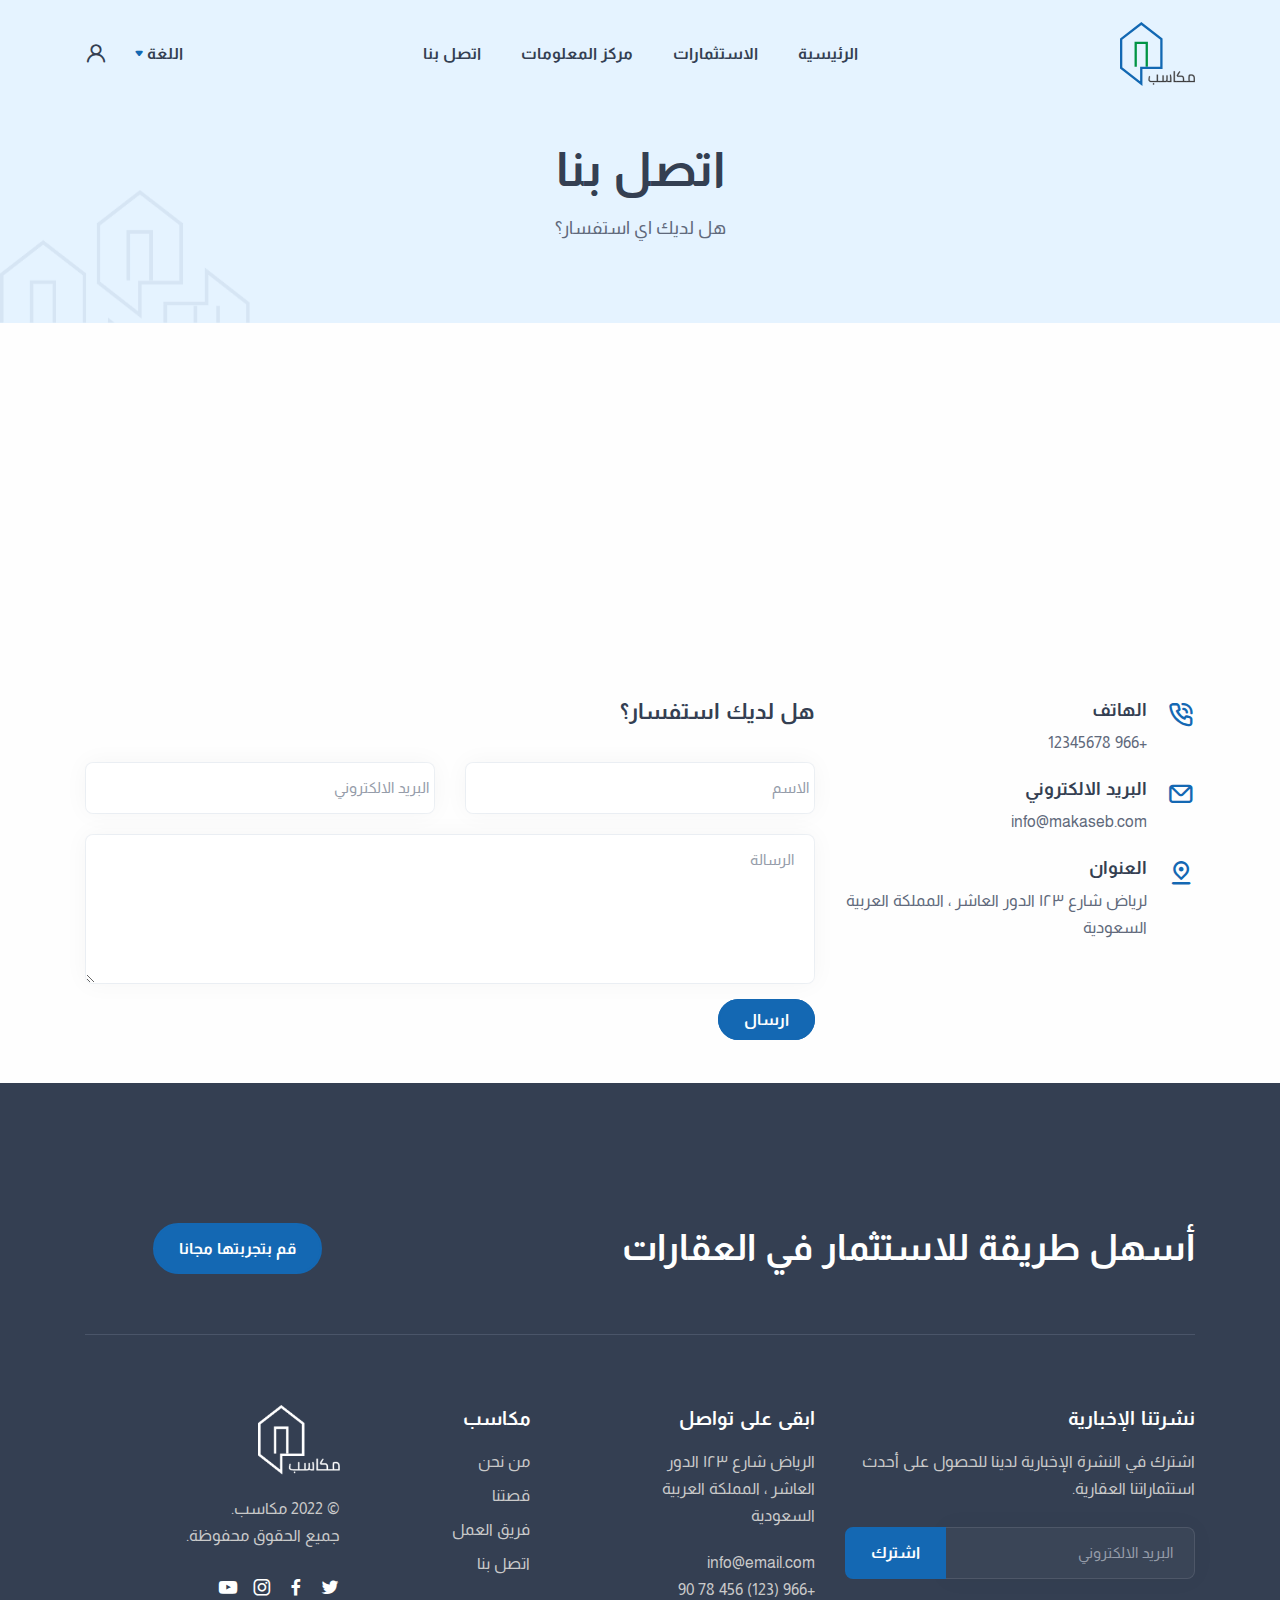
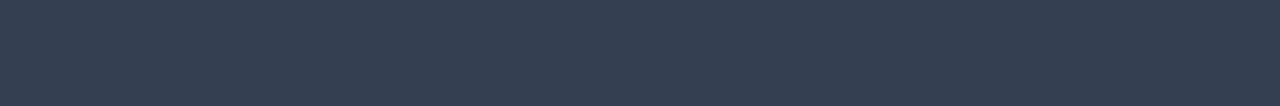
<file: contact.html>
<!DOCTYPE html>
<html lang="ar">

<head>
    <meta charset="utf-8">
    <meta name="viewport" content="width=device-width, initial-scale=1.0">
    <meta name="description" content="An impressive and flawless site template that includes various UI elements and countless features, attractive ready-made blocks and rich pages, basically everything you need to create a unique and professional website.">
    <meta name="keywords" content="bootstrap 5, business, corporate, creative, gulp, marketing, minimal, modern, multipurpose, one page, responsive, saas, sass, seo, startup">
    <meta name="author" content="elemis">
    <title>مكاسب</title>
    <link rel="shortcut icon" href="./assets/img/favicon.png">
    <link rel="stylesheet" href="./assets/css/plugins.css">
    <link rel="stylesheet" href="./assets/css/style.css">
    <link rel="stylesheet" href="./assets/css/colors/blue.css">
</head>

<body>
    <div class="content-wrapper">

        <header class="wrapper bg-soft-primary">
            <nav class="navbar navbar-expand-lg center-nav transparent navbar-light">
                <div class="container flex-lg-row flex-nowrap align-items-center">
                    <div class="navbar-brand w-100">
                        <a href="./index.html">
                            <img src="./assets/img/logo.svg" alt="Makaseb" />
                        </a>
                    </div>
                    <div class="navbar-collapse offcanvas-nav">
                        <div class="offcanvas-header d-lg-none d-xl-none">

                            <button type="button" class="btn-close btn-close-white offcanvas-close offcanvas-nav-close" aria-label="Close"></button>
                        </div>
                        <ul class="navbar-nav">
                            <li class="nav-item">
                                <a class="nav-link" href="index.html">الرئيسية</a>
                            </li>
                            <li class="nav-item">
                                <a class="nav-link" href="investments.html">الاستثمارات</a>
                            </li>
                            <li class="nav-item">
                                <a class="nav-link" href="knowledge.html">مركز المعلومات</a>
                            </li>
                            <li class="nav-item">
                                <a class="nav-link" href="contact.html">اتصل بنا</a>
                            </li>

                        </ul>
                        <!-- /.navbar-nav -->
                    </div>

                    <!-- /.navbar-collapse -->
                    <div class="navbar-other w-100 d-flex ms-auto">
                        <ul class="navbar-nav flex-row align-items-center ms-auto" data-sm-skip="true">
                            <li class="nav-item dropdown language-select text-uppercase">
                                <a class="nav-link dropdown-item dropdown-toggle" href="#" role="button" data-bs-toggle="dropdown" aria-haspopup="true" aria-expanded="false">اللغة</a>
                                <ul class="dropdown-menu">
                                    <li class="nav-item"><a class="dropdown-item" href="index.html">العـربـيـة</a></li>
                                    <li class="nav-item"><a class="dropdown-item" href="indexEn.html">English</a></li>
                                </ul>
                            </li>
                            <li class="nav-item">

                                <a class="nav-link" href="login.html" data-bs-toggle="tooltip" data-bs-placement="bottom" title="حسابي">
                                    <i class="uil uil-user"></i>
                                </a>
                            </li>
                            <li class="nav-item d-lg-none">
                                <div class="navbar-hamburger"><button class="hamburger animate plain" data-toggle="offcanvas-nav"><span></span></button></div>
                            </li>
                        </ul>
                        <!-- /.navbar-nav -->
                    </div>
                    <!-- /.navbar-other -->


                </div>
                <!-- /.container -->
            </nav>
            <!-- /.navbar -->
        </header>
        <section class="wrapper bg-soft-primary watermark">
            <div class="container pt-8 pb-8 pt-md-10 pb-md-10 text-center">
                <div class="row">
                    <div class="col-xl-5 mx-auto mb-6">
                        <h1 class="display-1 mb-3">اتصل بنا</h1>
                        <p class="lead mb-0"> هل لديك اي استفسار؟
                        </p>

                    </div>
                    <!-- /column -->
                </div>
                <!-- /.row -->
            </div>
            <!-- /.container -->
        </section>
        <!-- /section -->
        <section class="wrapper">
            <div class="container">

                <!-- /.row -->
                <div class="row my-10">

                    <div class="col-12 mb-8">
                        <iframe src="https://www.google.com/maps/embed?pb=!1m18!1m12!1m3!1d21242.132158147506!2d46.802284682996934!3d24.790032415043108!2m3!1f0!2f0!3f0!3m2!1i1024!2i768!4f13.1!3m3!1m2!1s0x3e2f03890d489399%3A0xba974d1c98e79fd5!2sRiyadh%20Saudi%20Arabia!5e0!3m2!1sen!2seg!4v1644958301070!5m2!1sen!2seg"
                            style="border:0; width: 100%; height: 250px;" allowfullscreen="" loading="lazy"></iframe>
                    </div>


                    <div class="col-lg-4">

                        <div class="d-flex flex-row pt-5">
                            <div>
                                <div class="icon text-primary fs-28 me-4 mt-n1"> <i class="uil uil-phone-volume"></i> </div>
                            </div>
                            <div>
                                <h5 class="mb-1">الهاتف</h5>
                                <p>+966 12345678</p>
                            </div>
                        </div>
                        <div class="d-flex flex-row">
                            <div>
                                <div class="icon text-primary fs-28 me-4 mt-n1"> <i class="uil uil-envelope"></i> </div>
                            </div>
                            <div>
                                <h5 class="mb-1">البريد الالكتروني</h5>
                                <p>info@makaseb.com</p>
                            </div>
                        </div>
                        <div class="d-flex flex-row">
                            <div>
                                <div class="icon text-primary fs-28 me-4 mt-n1"> <i class="uil uil-location-pin-alt"></i> </div>
                            </div>
                            <div>
                                <h5 class="mb-1">العنوان</h5>
                                <address>
                                    لرياض شارع ١٢٣ الدور العاشر ، المملكة العربية السعودية
                                </address>
                            </div>
                        </div>
                    </div>
                    <!--/column -->


                    <div class="col-lg-8">
                        <h3 class="py-5 text-md-start text-center">
                            هل لديك استفسار؟
                        </h3>
                        <div class="row">
                            <div class="form-floating mb-4 col-md-6">
                                <input id="textInputExample" type="text" class="form-control" placeholder=" الاسم">
                                <label for="textInputExample"> الاسم</label>
                            </div>
                            <div class="form-floating mb-4 col-md-6">
                                <input id="textInputExample" type="email" class="form-control" placeholder="البريد الالكتروني">
                                <label for="textInputExample">البريد الالكتروني</label>
                            </div>
                        </div>

                        <div class="form-floating mb-4">
                            <textarea id="form_message" name="message" class="form-control" placeholder="الرسالة " style="height: 150px"></textarea>
                            <label for="form_message">الرسالة</label>
                        </div>


                        <div class="row">
                            <div class="col-md-4 col-12">
                                <a href="indexlogged.html" class="btn btn-primary rounded-pill d-lg-inline d-block">ارسال</a>
                            </div>

                        </div>




                    </div>
                    <!--/column -->

                </div>

            </div>
            <!-- /.container -->
        </section>
        <!-- /section -->

    </div>
    <!-- /.content-wrapper -->
    <footer class="bg-navy text-inverse">
        <div class="container pt-15 pt-md-17 pb-13 pb-md-15">
            <div class="d-lg-flex flex-row align-items-lg-center">
                <h3 class="display-4 mb-6 mb-lg-0 pe-lg-20 pe-xl-22 pe-xxl-25 text-white">أسهل طريقة للاستثمار في العقارات
                </h3>
                <a href="register.html" class="btn btn-primary rounded-pill mb-0 text-nowrap">قم بتجربتها مجانا</a>
            </div>
            <!--/div -->
            <hr class="mt-11 mb-12" />
            <div class="row gy-6 gy-lg-0">
                <div class="col-md-12 col-lg-4 ">
                    <div class="widget">
                        <h4 class="widget-title text-white mb-3">نشرتنا الإخبارية</h4>
                        <p class="mb-5">اشترك في النشرة الإخبارية لدينا للحصول على أحدث استثماراتنا العقارية.</p>
                        <div class="newsletter-wrapper">
                            <!-- Begin Mailchimp Signup Form -->
                            <div>
                                <div class="dark-fields">
                                    <div>
                                        <div class="mc-field-group input-group form-floating">

                                            <input type="email" value="" name="" class="required email form-control" placeholder="Email Address">
                                            <input type="submit" value="اشترك" class="btn btn-primary ">
                                            <label for="mce-EMAIL2">البريد الالكتروني</label>
                                        </div>
                                    </div>
                                </div>
                            </div>
                            <!--End mc_embed_signup-->
                        </div>
                        <!-- /.newsletter-wrapper -->
                    </div>
                    <!-- /.widget -->
                </div>
                <!-- /column -->

                <div class="col-md-4 col-lg-3 ">
                    <div class="widget">
                        <h4 class="widget-title text-white mb-3">ابقى على تواصل</h4>
                        <address class="pe-xl-15 pe-xxl-17">الرياض شارع ١٢٣ الدور العاشر ، المملكة العربية السعودية
                        </address>
                        <a href="mailto:email.com">info@email.com</a><br /> +966 (123) 456 78 90
                    </div>
                    <!-- /.widget -->
                </div>
                <!-- /column -->
                <div class="col-md-4 col-lg-2 ">
                    <div class="widget">
                        <h4 class="widget-title text-white mb-3">مكاسب</h4>
                        <ul class="list-unstyled  mb-0">
                            <li><a href="about.html">من نحن</a></li>
                            <li><a href="story.html">قصتنا</a></li>
                            <li><a href="team.html">فريق العمل</a></li>
                            <li><a href="contact.html">اتصل بنا</a></li>
                        </ul>
                    </div>
                    <!-- /.widget -->
                </div>
                <!-- /column -->
                <div class="col-md-4 col-lg-3 ">
                    <div class="widget">
                        <img class="mb-4" src="./assets/img/logo-light.png" srcset="./assets/img/logo-light@2x.png 2x" alt="" />
                        <p class="mb-4">© 2022 مكاسب. <br class="d-none d-lg-block" />جميع الحقوق محفوظة.</p>
                        <nav class="nav social social-white">
                            <a href="#"><i class="uil uil-twitter"></i></a>
                            <a href="#"><i class="uil uil-facebook-f"></i></a>

                            <a href="#"><i class="uil uil-instagram"></i></a>
                            <a href="#"><i class="uil uil-youtube"></i></a>
                        </nav>
                        <!-- /.social -->
                    </div>
                    <!-- /.widget -->
                </div>
                <!-- /column -->
            </div>
            <!--/.row -->
        </div>
        <!-- /.container -->
    </footer>
    <div class="progress-wrap">
        <svg class="progress-circle svg-content" width="100%" height="100%" viewBox="-1 -1 102 102">
            <path d="M50,1 a49,49 0 0,1 0,98 a49,49 0 0,1 0,-98" />
        </svg>
    </div>
    <script src="https://cdnjs.cloudflare.com/ajax/libs/jquery/3.6.0/jquery.min.js" integrity="sha512-894YE6QWD5I59HgZOGReFYm4dnWc1Qt5NtvYSaNcOP+u1T9qYdvdihz0PPSiiqn/+/3e7Jo4EaG7TubfWGUrMQ==" crossorigin="anonymous"></script>
    <script src="https://cdn.jsdelivr.net/npm/bootstrap@5.1.3/dist/js/bootstrap.bundle.min.js" integrity="sha384-ka7Sk0Gln4gmtz2MlQnikT1wXgYsOg+OMhuP+IlRH9sENBO0LRn5q+8nbTov4+1p" crossorigin="anonymous"></script>
    <script src="./assets/js/plugins.js"></script>
    <script src="./assets/js/theme.js"></script>
</body>

</html>
</file>
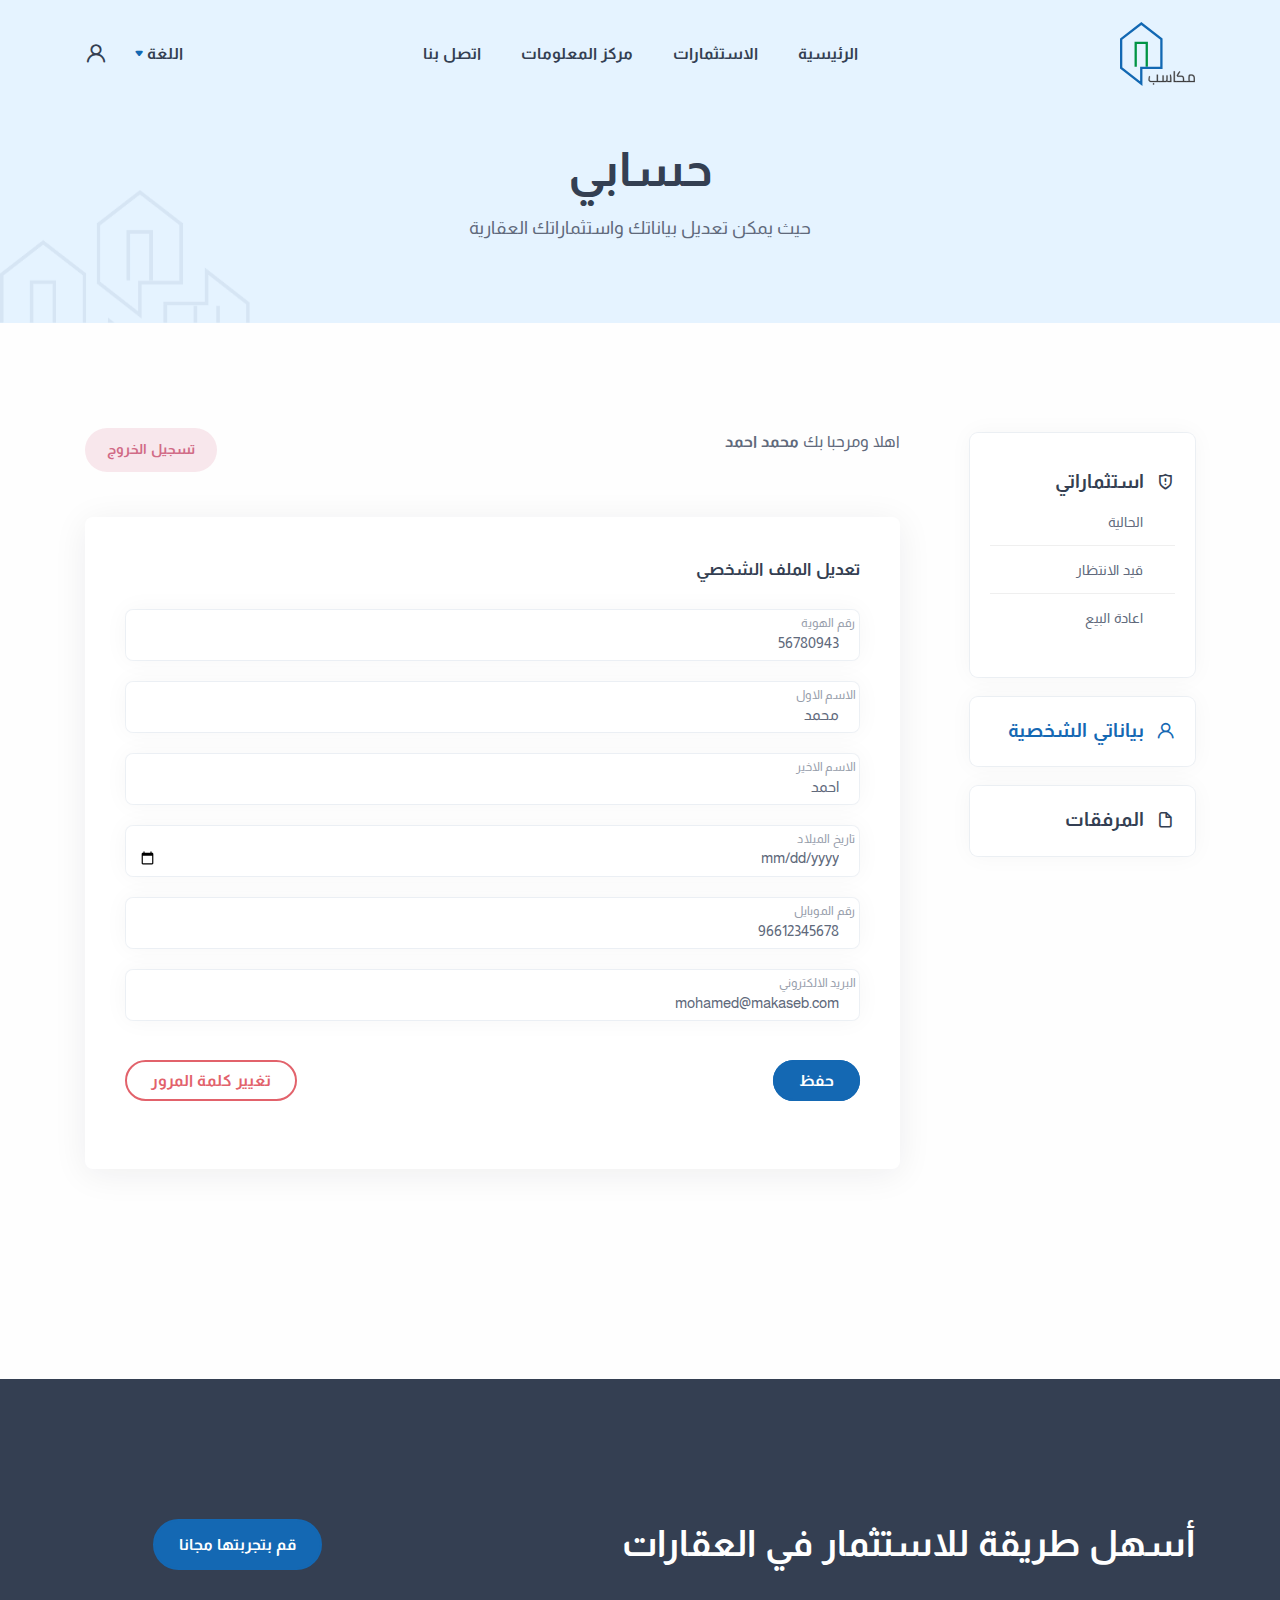
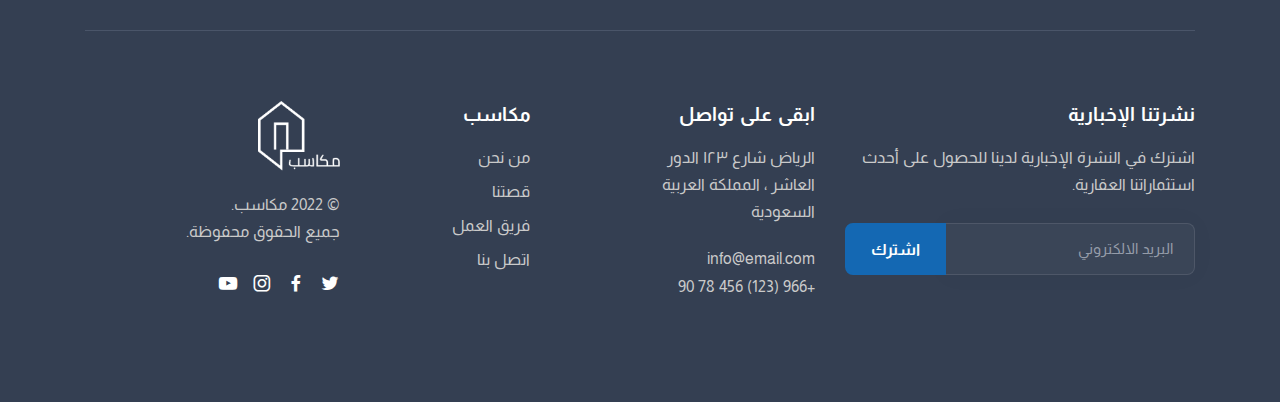
<file: editprofile.html>
<!DOCTYPE html>
<html lang="en">

<head>
    <meta charset="utf-8">
    <meta name="viewport" content="width=device-width, initial-scale=1.0">
    <meta name="description" content="An impressive and flawless site template that includes various UI elements and countless features, attractive ready-made blocks and rich pages, basically everything you need to create a unique and professional website.">
    <meta name="keywords" content="bootstrap 5, business, corporate, creative, gulp, marketing, minimal, modern, multipurpose, one page, responsive, saas, sass, seo, startup">
    <meta name="author" content="elemis">
    <title>مكاسب</title>
    <link rel="shortcut icon" href="./assets/img/favicon.png">
    <link rel="stylesheet" href="./assets/css/plugins.css">
    <link rel="stylesheet" href="./assets/css/style.css">
    <link rel="stylesheet" href="./assets/css/colors/blue.css">
</head>

<body>
    <div class="content-wrapper">

        <header class="wrapper bg-soft-primary">
            <nav class="navbar navbar-expand-lg center-nav transparent navbar-light">
                <div class="container flex-lg-row flex-nowrap align-items-center">
                    <div class="navbar-brand w-100">
                        <a href="indexlogged.html">
                            <img src="./assets/img/logo.svg" alt="Makaseb" />
                        </a>
                    </div>
                    <div class="navbar-collapse offcanvas-nav">
                        <div class="offcanvas-header d-lg-none d-xl-none">

                            <button type="button" class="btn-close btn-close-white offcanvas-close offcanvas-nav-close" aria-label="Close"></button>
                        </div>
                        <ul class="navbar-nav">
                            <li class="nav-item">
                                <a class="nav-link" href="indexlogged.html">الرئيسية</a>
                            </li>
                            <li class="nav-item">
                                <a class="nav-link" href="investments.html">الاستثمارات</a>
                            </li>
                            <li class="nav-item">
                                <a class="nav-link" href="knowledge.html">مركز المعلومات</a>
                            </li>
                            <li class="nav-item">
                                <a class="nav-link" href="contact.html">اتصل بنا</a>
                            </li>

                        </ul>
                        <!-- /.navbar-nav -->
                    </div>

                    <!-- /.navbar-collapse -->
                    <div class="navbar-other w-100 d-flex ms-auto">
                        <ul class="navbar-nav flex-row align-items-center ms-auto" data-sm-skip="true">
                            <li class="nav-item dropdown language-select text-uppercase">
                                <a class="nav-link dropdown-item dropdown-toggle" href="#" role="button" data-bs-toggle="dropdown" aria-haspopup="true" aria-expanded="false">اللغة</a>
                                <ul class="dropdown-menu">
                                    <li class="nav-item"><a class="dropdown-item" href="index.html">العـربـيـة</a></li>
                                    <li class="nav-item"><a class="dropdown-item" href="indexEn.html">English</a></li>
                                </ul>
                            </li>
                            <li class="nav-item">

                                <a class="nav-link" href="myaccount.html" data-bs-toggle="tooltip" data-bs-placement="bottom" title="مرحبا / محمد احمد">
                                    <i class="uil uil-user"></i>
                                </a>
                            </li>
                            <li class="nav-item d-lg-none">
                                <div class="navbar-hamburger"><button class="hamburger animate plain" data-toggle="offcanvas-nav"><span></span></button></div>
                            </li>
                        </ul>
                        <!-- /.navbar-nav -->
                    </div>
                    <!-- /.navbar-other -->


                </div>
                <!-- /.container -->
            </nav>
            <!-- /.navbar -->
        </header>
        <!-- /header -->
        <section class="wrapper bg-soft-primary watermark">
            <div class="container pt-8 pb-8 pt-md-10 pb-md-10 text-center">
                <div class="row">
                    <div class="col-xl-5 mx-auto mb-6">
                        <h1 class="display-1 mb-3">حسابي</h1>
                        <p class="lead mb-0">حيث يمكن تعديل بياناتك واستثماراتك العقارية </p>
                    </div>
                    <!-- /column -->
                </div>
                <!-- /.row -->
            </div>
            <!-- /.container -->
        </section>
        <!-- /section -->
        <section class="wrapper">
            <div class="container pb-14 pb-md-16">

                <!-- /.row -->
                <div class="row gx-lg-8 gx-xl-12 my-14">

                    <div class="col-lg-3">

                        <div class="card myaccountlist mt-4">
                            <div class="card-body">
                                <h4 class="pt-3">
                                    <span><i class="uil uil-shield-exclamation"></i></span>استثماراتي
                                </h4>
                                <ul class="list-unstyled pe-0 mb-0 pb-3">
                                    <li><a href="myaccountcurrent.html">الحالية</a></li>
                                    <li><a href="myaccountpending.html">قيد الانتظار</a></li>
                                    <li><a href="myaccountpresale.html">اعادة البيع</a></li>
                                </ul>
                            </div>
                        </div>

                        <div class="card myaccountlist mt-4">
                            <div class="card-body">
                                <h4>
                                    <a class="text-primary" href="editprofile.html">
                                        <span><i class="uil uil-user"></i></span>بياناتي الشخصية
                                    </a>
                                </h4>
                            </div>
                        </div>

                        <div class="card myaccountlist mt-4">
                            <div class="card-body">
                                <h4>
                                    <a href="files.html">
                                        <span><i class="uil uil-file"></i></span>المرفقات
                                    </a>
                                </h4>
                            </div>
                        </div>

                    </div>
                    <!--/column -->
                    <div class="col-lg-9  mt-9 mt-md-3">

                        <div class="row">
                            <div class="col-6 ">
                                <p>
                                    اهلا ومرحبا بك <b>محمد احمد</b>
                                </p>
                            </div>
                            <div class="col-6 text-end mb-4">
                                <a href="index.html" class="btn btn-soft-pink rounded-pill btn-sm">تسجيل الخروج</a>
                            </div>

                        </div>




                        <div class="card shadow-lg mt-5">
                            <div class="card-body">
                                <h6 class="mb-5">
                                    تعديل الملف الشخصي
                                </h6>

                                <div class="row">
                                    <div class="form-floating mb-4">
                                        <input id="textInputExample" type="number" value="56780943" class="form-control" placeholder="رقم الهوية">
                                        <label for="textInputExample">رقم الهوية</label>
                                    </div>
                                    <div class="form-floating mb-4">
                                        <input id="textInputExample" type="text" value="محمد" class="form-control" placeholder="الاسم الاول">
                                        <label for="textInputExample">الاسم الاول</label>
                                    </div>
                                    <div class="form-floating mb-4">
                                        <input id="textInputExample" type="text" value="احمد" class="form-control" placeholder="الاسم الاخير">
                                        <label for="textInputExample">الاسم الاخير</label>
                                    </div>
                                    <div class="form-floating mb-4">
                                        <input id="textInputExample" type="date" value="1990/08/15" class="form-control" placeholder="تاريخ الميلاد">
                                        <label for="textInputExample">تاريخ الميلاد</label>
                                    </div>
                                    <div class="form-floating mb-4">
                                        <input id="textInputExample" value="96612345678" type="number" class="form-control" placeholder="رقم الموبايل">
                                        <label for="textInputExample">رقم الموبايل</label>
                                    </div>
                                    <div class="form-floating mb-4">
                                        <input id="textInputExample" value="mohamed@makaseb.com" type="email" class="form-control" placeholder="البريد الالكتروني">
                                        <label for="textInputExample">البريد الالكتروني</label>
                                    </div>

                                </div>


                                <div class="row">


                                    <div class="col-md-4 col-12 my-5 mb-7 text-md-start text-center">
                                        <a href="#" class="btn btn-primary rounded-pill d-lg-inline d-block">حفظ</a>
                                    </div>
                                    <div class="col-md-8 col-12 my-5 mb-7 text-md-end text-center">
                                        <a href="#" class="btn btn-outline-danger rounded-pill d-lg-inline d-block" data-bs-toggle="modal" data-bs-target="#modal-02">تغيير كلمة المرور</a>
                                    </div>

                                </div>



                                <div class="modal fade" id="modal-02" tabindex="-1">
                                    <div class="modal-dialog modal-dialog-centered modal-md">
                                        <div class="modal-content text-center">
                                            <div class="modal-body">
                                                <button class="btn-close" data-bs-dismiss="modal" aria-label="Close"></button>

                                                <h3 class="mb-7">تغيير كلمة المرور</h3>

                                                <div class="newsletter-wrapper">
                                                    <div class="row">
                                                        <div class="col-12">

                                                            <div class="form-floating mb-4">
                                                                <input id="textInputExample" type="password" class="form-control" placeholder="كلمة المرور">
                                                                <label for="textInputExample"> كلمة المرور القديمة</label>
                                                            </div>

                                                            <div class="form-floating mb-4">
                                                                <input id="textInputExample" type="password" class="form-control" placeholder="كلمة المرور">
                                                                <label for="textInputExample">اكلمة المرور الجديدة</label>
                                                            </div>
                                                            <div class="form-floating mb-4">
                                                                <input id="textInputExample" type="password" class="form-control" placeholder="تأكيد كلمة المرور">
                                                                <label for="textInputExample">تأكيد كلمة المرور</label>
                                                            </div>


                                                        </div>
                                                        <!-- /.newsletter-wrapper -->
                                                    </div>

                                                    <div class="row">


                                                        <div class="col-md-4 col-12 my-4 text-md-end text-center">
                                                            <a href="#" class="btn btn-primary rounded-pill d-lg-inline d-block" data-bs-toggle="modal" data-bs-target="#modal-02">حفظ</a>
                                                        </div>

                                                    </div>
                                                    <!-- /column -->
                                                </div>
                                                <!-- /.row -->
                                            </div>
                                            <!--/.modal-body -->
                                        </div>
                                        <!--/.modal-content -->
                                    </div>
                                    <!--/.modal-dialog -->
                                </div>
                                <!--/.modal -->


                            </div>
                        </div>
                    </div>
                    <!--/column -->
                </div>

            </div>
            <!-- /.container -->
        </section>
        <!-- /section -->

    </div>
    <!-- /.content-wrapper -->
    <footer class="bg-navy text-inverse">
        <div class="container pt-15 pt-md-17 pb-13 pb-md-15">
            <div class="d-lg-flex flex-row align-items-lg-center">
                <h3 class="display-4 mb-6 mb-lg-0 pe-lg-20 pe-xl-22 pe-xxl-25 text-white">أسهل طريقة للاستثمار في العقارات
                </h3>
                <a href="register.html" class="btn btn-primary rounded-pill mb-0 text-nowrap">قم بتجربتها مجانا</a>
            </div>
            <!--/div -->
            <hr class="mt-11 mb-12" />
            <div class="row gy-6 gy-lg-0">
                <div class="col-md-12 col-lg-4 ">
                    <div class="widget">
                        <h4 class="widget-title text-white mb-3">نشرتنا الإخبارية</h4>
                        <p class="mb-5">اشترك في النشرة الإخبارية لدينا للحصول على أحدث استثماراتنا العقارية.</p>
                        <div class="newsletter-wrapper">
                            <!-- Begin Mailchimp Signup Form -->
                            <div>
                                <div class="dark-fields">
                                    <div>
                                        <div class="mc-field-group input-group form-floating">

                                            <input type="email" value="" name="" class="required email form-control" placeholder="Email Address">
                                            <input type="submit" value="اشترك" class="btn btn-primary ">
                                            <label for="mce-EMAIL2">البريد الالكتروني</label>
                                        </div>
                                    </div>
                                </div>
                            </div>
                            <!--End mc_embed_signup-->
                        </div>
                        <!-- /.newsletter-wrapper -->
                    </div>
                    <!-- /.widget -->
                </div>
                <!-- /column -->

                <div class="col-md-4 col-lg-3 ">
                    <div class="widget">
                        <h4 class="widget-title text-white mb-3">ابقى على تواصل</h4>
                        <address class="pe-xl-15 pe-xxl-17">الرياض شارع ١٢٣ الدور العاشر ، المملكة العربية السعودية
                        </address>
                        <a href="mailto:email.com">info@email.com</a><br /> +966 (123) 456 78 90
                    </div>
                    <!-- /.widget -->
                </div>
                <!-- /column -->
                <div class="col-md-4 col-lg-2 ">
                    <div class="widget">
                        <h4 class="widget-title text-white mb-3">مكاسب</h4>
                        <ul class="list-unstyled  mb-0">
                            <li><a href="about.html">من نحن</a></li>
                            <li><a href="story.html">قصتنا</a></li>
                            <li><a href="team.html">فريق العمل</a></li>
                            <li><a href="contact.html">اتصل بنا</a></li>
                        </ul>
                    </div>
                    <!-- /.widget -->
                </div>
                <!-- /column -->
                <div class="col-md-4 col-lg-3 ">
                    <div class="widget">
                        <img class="mb-4" src="./assets/img/logo-light.png" srcset="./assets/img/logo-light@2x.png 2x" alt="" />
                        <p class="mb-4">© 2022 مكاسب. <br class="d-none d-lg-block" />جميع الحقوق محفوظة.</p>
                        <nav class="nav social social-white">
                            <a href="#"><i class="uil uil-twitter"></i></a>
                            <a href="#"><i class="uil uil-facebook-f"></i></a>

                            <a href="#"><i class="uil uil-instagram"></i></a>
                            <a href="#"><i class="uil uil-youtube"></i></a>
                        </nav>
                        <!-- /.social -->
                    </div>
                    <!-- /.widget -->
                </div>
                <!-- /column -->
            </div>
            <!--/.row -->
        </div>
        <!-- /.container -->
    </footer>
    <div class="progress-wrap">
        <svg class="progress-circle svg-content" width="100%" height="100%" viewBox="-1 -1 102 102">
        <path d="M50,1 a49,49 0 0,1 0,98 a49,49 0 0,1 0,-98" />
    </svg>
    </div>
    <script src="https://cdnjs.cloudflare.com/ajax/libs/jquery/3.6.0/jquery.min.js" integrity="sha512-894YE6QWD5I59HgZOGReFYm4dnWc1Qt5NtvYSaNcOP+u1T9qYdvdihz0PPSiiqn/+/3e7Jo4EaG7TubfWGUrMQ==" crossorigin="anonymous"></script>
    <script src="https://cdn.jsdelivr.net/npm/bootstrap@5.1.3/dist/js/bootstrap.bundle.min.js" integrity="sha384-ka7Sk0Gln4gmtz2MlQnikT1wXgYsOg+OMhuP+IlRH9sENBO0LRn5q+8nbTov4+1p" crossorigin="anonymous"></script>
    <script src="./assets/js/plugins.js"></script>
    <script src="./assets/js/theme.js"></script>
</body>

</html>
</file>
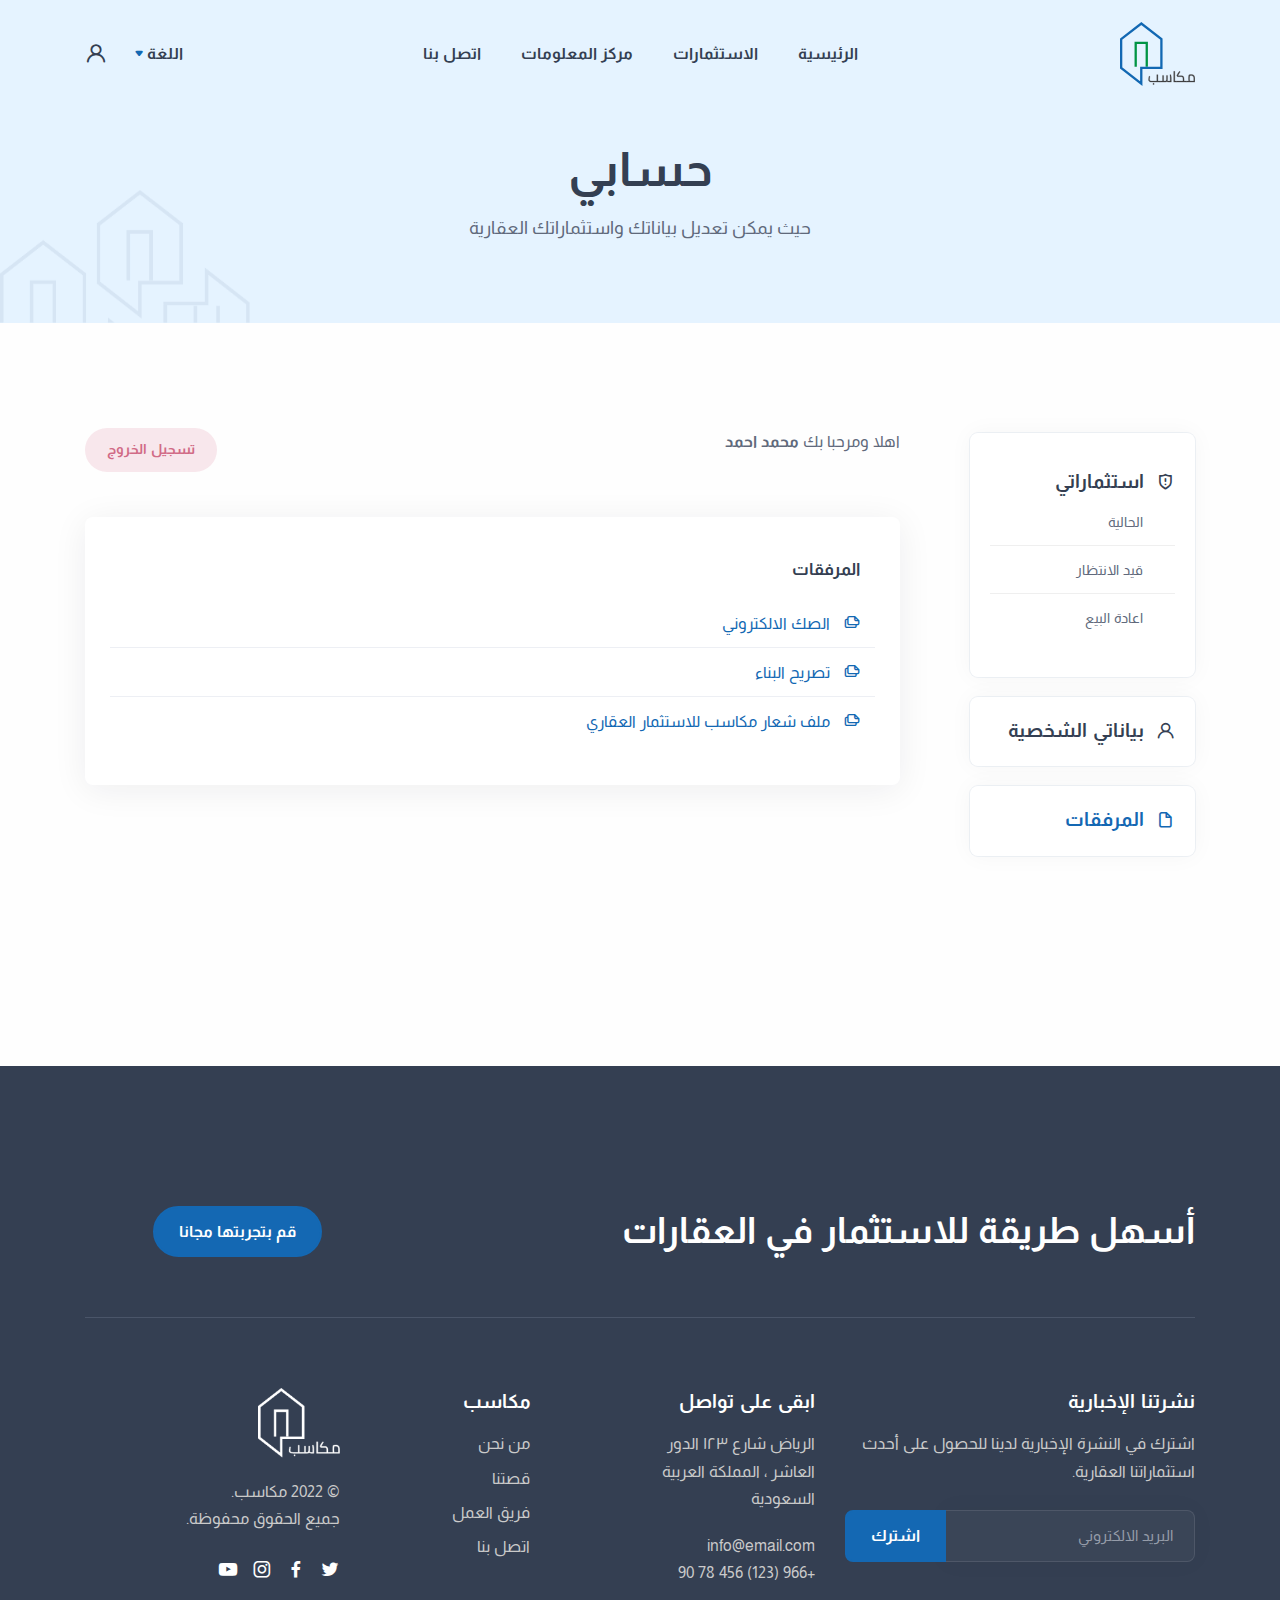
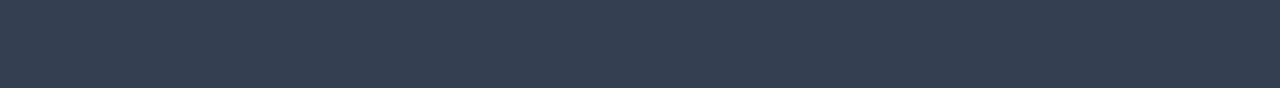
<file: files.html>
<!DOCTYPE html>
<html lang="en">

<head>
    <meta charset="utf-8">
    <meta name="viewport" content="width=device-width, initial-scale=1.0">
    <meta name="description" content="An impressive and flawless site template that includes various UI elements and countless features, attractive ready-made blocks and rich pages, basically everything you need to create a unique and professional website.">
    <meta name="keywords" content="bootstrap 5, business, corporate, creative, gulp, marketing, minimal, modern, multipurpose, one page, responsive, saas, sass, seo, startup">
    <meta name="author" content="elemis">
    <title>مكاسب</title>
    <link rel="shortcut icon" href="./assets/img/favicon.png">
    <link rel="stylesheet" href="./assets/css/plugins.css">
    <link rel="stylesheet" href="./assets/css/style.css">
    <link rel="stylesheet" href="./assets/css/colors/blue.css">
</head>

<body>
    <div class="content-wrapper">

        <header class="wrapper bg-soft-primary">
            <nav class="navbar navbar-expand-lg center-nav transparent navbar-light">
                <div class="container flex-lg-row flex-nowrap align-items-center">
                    <div class="navbar-brand w-100">
                        <a href="indexlogged.html">
                            <img src="./assets/img/logo.svg" alt="Makaseb" />
                        </a>
                    </div>
                    <div class="navbar-collapse offcanvas-nav">
                        <div class="offcanvas-header d-lg-none d-xl-none">

                            <button type="button" class="btn-close btn-close-white offcanvas-close offcanvas-nav-close" aria-label="Close"></button>
                        </div>
                        <ul class="navbar-nav">
                            <li class="nav-item">
                                <a class="nav-link" href="indexlogged.html">الرئيسية</a>
                            </li>
                            <li class="nav-item">
                                <a class="nav-link" href="investments.html">الاستثمارات</a>
                            </li>
                            <li class="nav-item">
                                <a class="nav-link" href="knowledge.html">مركز المعلومات</a>
                            </li>
                            <li class="nav-item">
                                <a class="nav-link" href="contact.html">اتصل بنا</a>
                            </li>

                        </ul>
                        <!-- /.navbar-nav -->
                    </div>

                    <!-- /.navbar-collapse -->
                    <div class="navbar-other w-100 d-flex ms-auto">
                        <ul class="navbar-nav flex-row align-items-center ms-auto" data-sm-skip="true">
                            <li class="nav-item dropdown language-select text-uppercase">
                                <a class="nav-link dropdown-item dropdown-toggle" href="#" role="button" data-bs-toggle="dropdown" aria-haspopup="true" aria-expanded="false">اللغة</a>
                                <ul class="dropdown-menu">
                                    <li class="nav-item"><a class="dropdown-item" href="index.html">العـربـيـة</a></li>
                                    <li class="nav-item"><a class="dropdown-item" href="indexEn.html">English</a></li>
                                </ul>
                            </li>
                            <li class="nav-item">

                                <a class="nav-link" href="myaccount.html" data-bs-toggle="tooltip" data-bs-placement="bottom" title="مرحبا / محمد احمد">
                                    <i class="uil uil-user"></i>
                                </a>
                            </li>
                            <li class="nav-item d-lg-none">
                                <div class="navbar-hamburger"><button class="hamburger animate plain" data-toggle="offcanvas-nav"><span></span></button></div>
                            </li>
                        </ul>
                        <!-- /.navbar-nav -->
                    </div>
                    <!-- /.navbar-other -->


                </div>
                <!-- /.container -->
            </nav>
            <!-- /.navbar -->
        </header>
        <!-- /header -->
        <section class="wrapper bg-soft-primary watermark">
            <div class="container pt-8 pb-8 pt-md-10 pb-md-10 text-center">
                <div class="row">
                    <div class="col-xl-5 mx-auto mb-6">
                        <h1 class="display-1 mb-3">حسابي</h1>
                        <p class="lead mb-0">حيث يمكن تعديل بياناتك واستثماراتك العقارية </p>
                    </div>
                    <!-- /column -->
                </div>
                <!-- /.row -->
            </div>
            <!-- /.container -->
        </section>
        <!-- /section -->
        <section class="wrapper">
            <div class="container pb-14 pb-md-16">

                <!-- /.row -->
                <div class="row gx-lg-8 gx-xl-12 my-14">

                    <div class="col-lg-3 ">

                        <div class="card myaccountlist mt-4">
                            <div class="card-body">
                                <h4 class="pt-3">
                                    <span><i class="uil uil-shield-exclamation"></i></span>استثماراتي
                                </h4>
                                <ul class="list-unstyled pe-0 mb-0 pb-3">
                                    <li><a href="myaccountcurrent.html">الحالية</a></li>
                                    <li><a href="myaccountpending.html">قيد الانتظار</a></li>
                                    <li><a href="myaccountpresale.html">اعادة البيع</a></li>
                                </ul>
                            </div>
                        </div>

                        <div class="card myaccountlist mt-4">
                            <div class="card-body">
                                <h4>
                                    <a href="editprofile.html">
                                        <span><i class="uil uil-user"></i></span>بياناتي الشخصية
                                    </a>
                                </h4>
                            </div>
                        </div>

                        <div class="card myaccountlist mt-4">
                            <div class="card-body">
                                <h4>
                                    <a href="files.html" class="text-primary">
                                        <span><i class="uil uil-file"></i></span>المرفقات
                                    </a>
                                </h4>
                            </div>
                        </div>

                    </div>
                    <!--/column -->
                    <div class="col-lg-9 mt-9 mt-md-3">

                        <div class="row">
                            <div class="col-6 ">
                                <p>
                                    اهلا ومرحبا بك <b>محمد احمد</b>
                                </p>
                            </div>
                            <div class="col-6 text-end mb-4">
                                <a href="index.html" class="btn btn-soft-pink rounded-pill btn-sm">تسجيل الخروج</a>
                            </div>

                        </div>




                        <div class="card shadow-lg mt-5">
                            <div class="card-body">
                                <h6 class="mb-5">
                                    المرفقات
                                </h6>
                                <div class="row">
                                    <div class="col-12 pb-2">
                                        <a href="makaseb.pdf" target="_blank">
                                            <span class="pe-2"><i class="uil uil-files-landscapes"></i></span> الصك الالكتروني
                                        </a>
                                    </div>
                                    <hr class="mb-2">
                                    <div class="col-12 pb-2">
                                        <a href="makaseb.pdf" target="_blank">
                                            <span class="pe-2"><i class="uil uil-files-landscapes"></i></span> تصريح البناء
                                        </a>
                                    </div>
                                    <hr class="mb-2">
                                    <div class="col-12 pb-2">
                                        <a href="makaseb.pdf" target="_blank">
                                            <span class="pe-2"><i class="uil uil-files-landscapes"></i></span> ملف شعار مكاسب للاستثمار العقاري
                                        </a>
                                    </div>
                                </div>
                            </div>
                        </div>
                    </div>
                    <!--/column -->
                </div>

            </div>
            <!-- /.container -->
        </section>
        <!-- /section -->

    </div>
    <!-- /.content-wrapper -->
    <footer class="bg-navy text-inverse">
        <div class="container pt-15 pt-md-17 pb-13 pb-md-15">
            <div class="d-lg-flex flex-row align-items-lg-center">
                <h3 class="display-4 mb-6 mb-lg-0 pe-lg-20 pe-xl-22 pe-xxl-25 text-white">أسهل طريقة للاستثمار في العقارات
                </h3>
                <a href="register.html" class="btn btn-primary rounded-pill mb-0 text-nowrap">قم بتجربتها مجانا</a>
            </div>
            <!--/div -->
            <hr class="mt-11 mb-12" />
            <div class="row gy-6 gy-lg-0">
                <div class="col-md-12 col-lg-4 ">
                    <div class="widget">
                        <h4 class="widget-title text-white mb-3">نشرتنا الإخبارية</h4>
                        <p class="mb-5">اشترك في النشرة الإخبارية لدينا للحصول على أحدث استثماراتنا العقارية.</p>
                        <div class="newsletter-wrapper">
                            <!-- Begin Mailchimp Signup Form -->
                            <div>
                                <div class="dark-fields">
                                    <div>
                                        <div class="mc-field-group input-group form-floating">

                                            <input type="email" value="" name="" class="required email form-control" placeholder="Email Address">
                                            <input type="submit" value="اشترك" class="btn btn-primary ">
                                            <label for="mce-EMAIL2">البريد الالكتروني</label>
                                        </div>
                                    </div>
                                </div>
                            </div>
                            <!--End mc_embed_signup-->
                        </div>
                        <!-- /.newsletter-wrapper -->
                    </div>
                    <!-- /.widget -->
                </div>
                <!-- /column -->

                <div class="col-md-4 col-lg-3 ">
                    <div class="widget">
                        <h4 class="widget-title text-white mb-3">ابقى على تواصل</h4>
                        <address class="pe-xl-15 pe-xxl-17">الرياض شارع ١٢٣ الدور العاشر ، المملكة العربية السعودية
                        </address>
                        <a href="mailto:email.com">info@email.com</a><br /> +966 (123) 456 78 90
                    </div>
                    <!-- /.widget -->
                </div>
                <!-- /column -->
                <div class="col-md-4 col-lg-2 ">
                    <div class="widget">
                        <h4 class="widget-title text-white mb-3">مكاسب</h4>
                        <ul class="list-unstyled  mb-0">
                            <li><a href="about.html">من نحن</a></li>
                            <li><a href="story.html">قصتنا</a></li>
                            <li><a href="team.html">فريق العمل</a></li>
                            <li><a href="contact.html">اتصل بنا</a></li>
                        </ul>
                    </div>
                    <!-- /.widget -->
                </div>
                <!-- /column -->
                <div class="col-md-4 col-lg-3 ">
                    <div class="widget">
                        <img class="mb-4" src="./assets/img/logo-light.png" srcset="./assets/img/logo-light@2x.png 2x" alt="" />
                        <p class="mb-4">© 2022 مكاسب. <br class="d-none d-lg-block" />جميع الحقوق محفوظة.</p>
                        <nav class="nav social social-white">
                            <a href="#"><i class="uil uil-twitter"></i></a>
                            <a href="#"><i class="uil uil-facebook-f"></i></a>

                            <a href="#"><i class="uil uil-instagram"></i></a>
                            <a href="#"><i class="uil uil-youtube"></i></a>
                        </nav>
                        <!-- /.social -->
                    </div>
                    <!-- /.widget -->
                </div>
                <!-- /column -->
            </div>
            <!--/.row -->
        </div>
        <!-- /.container -->
    </footer>
    <div class="progress-wrap">
        <svg class="progress-circle svg-content" width="100%" height="100%" viewBox="-1 -1 102 102">
            <path d="M50,1 a49,49 0 0,1 0,98 a49,49 0 0,1 0,-98" />
        </svg>
    </div>
    <script src="https://cdnjs.cloudflare.com/ajax/libs/jquery/3.6.0/jquery.min.js" integrity="sha512-894YE6QWD5I59HgZOGReFYm4dnWc1Qt5NtvYSaNcOP+u1T9qYdvdihz0PPSiiqn/+/3e7Jo4EaG7TubfWGUrMQ==" crossorigin="anonymous"></script>
    <script src="https://cdn.jsdelivr.net/npm/bootstrap@5.1.3/dist/js/bootstrap.bundle.min.js" integrity="sha384-ka7Sk0Gln4gmtz2MlQnikT1wXgYsOg+OMhuP+IlRH9sENBO0LRn5q+8nbTov4+1p" crossorigin="anonymous"></script>
    <script src="./assets/js/plugins.js"></script>
    <script src="./assets/js/theme.js"></script>
</body>

</html>
</file>
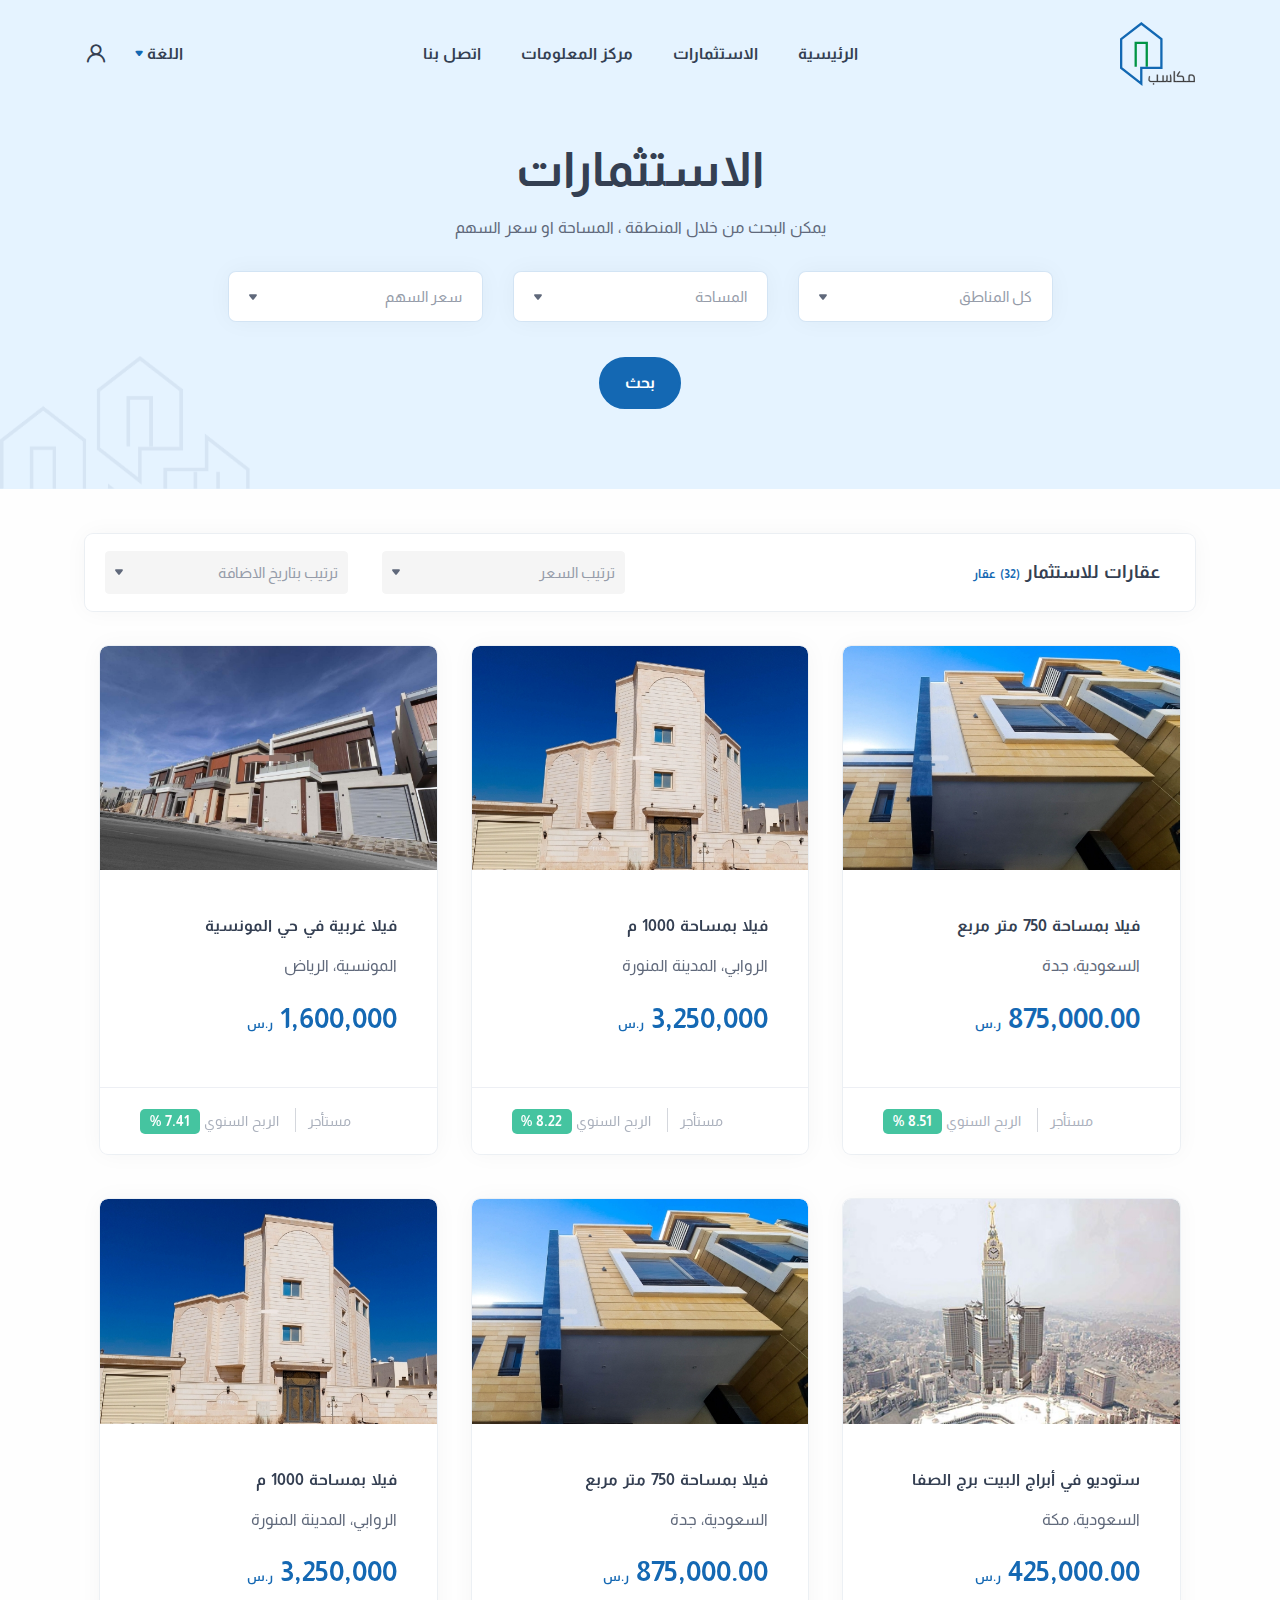
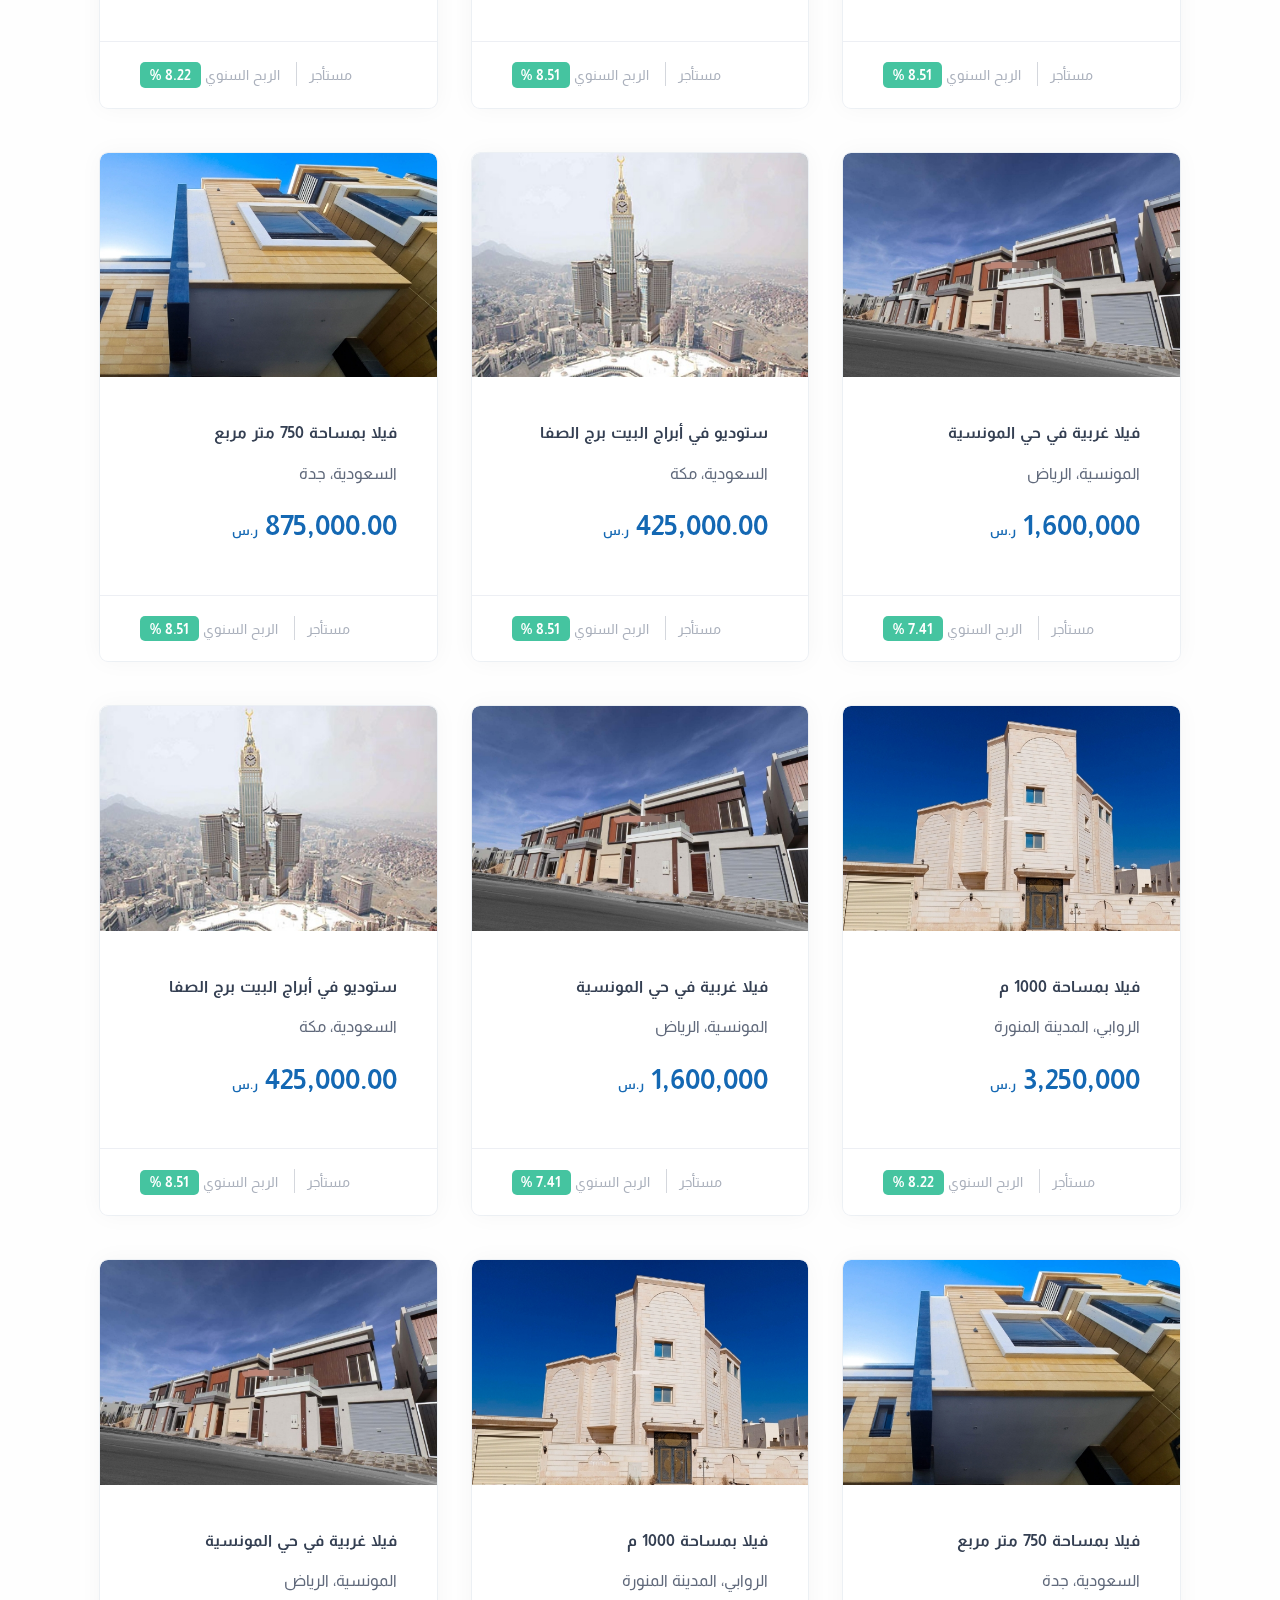
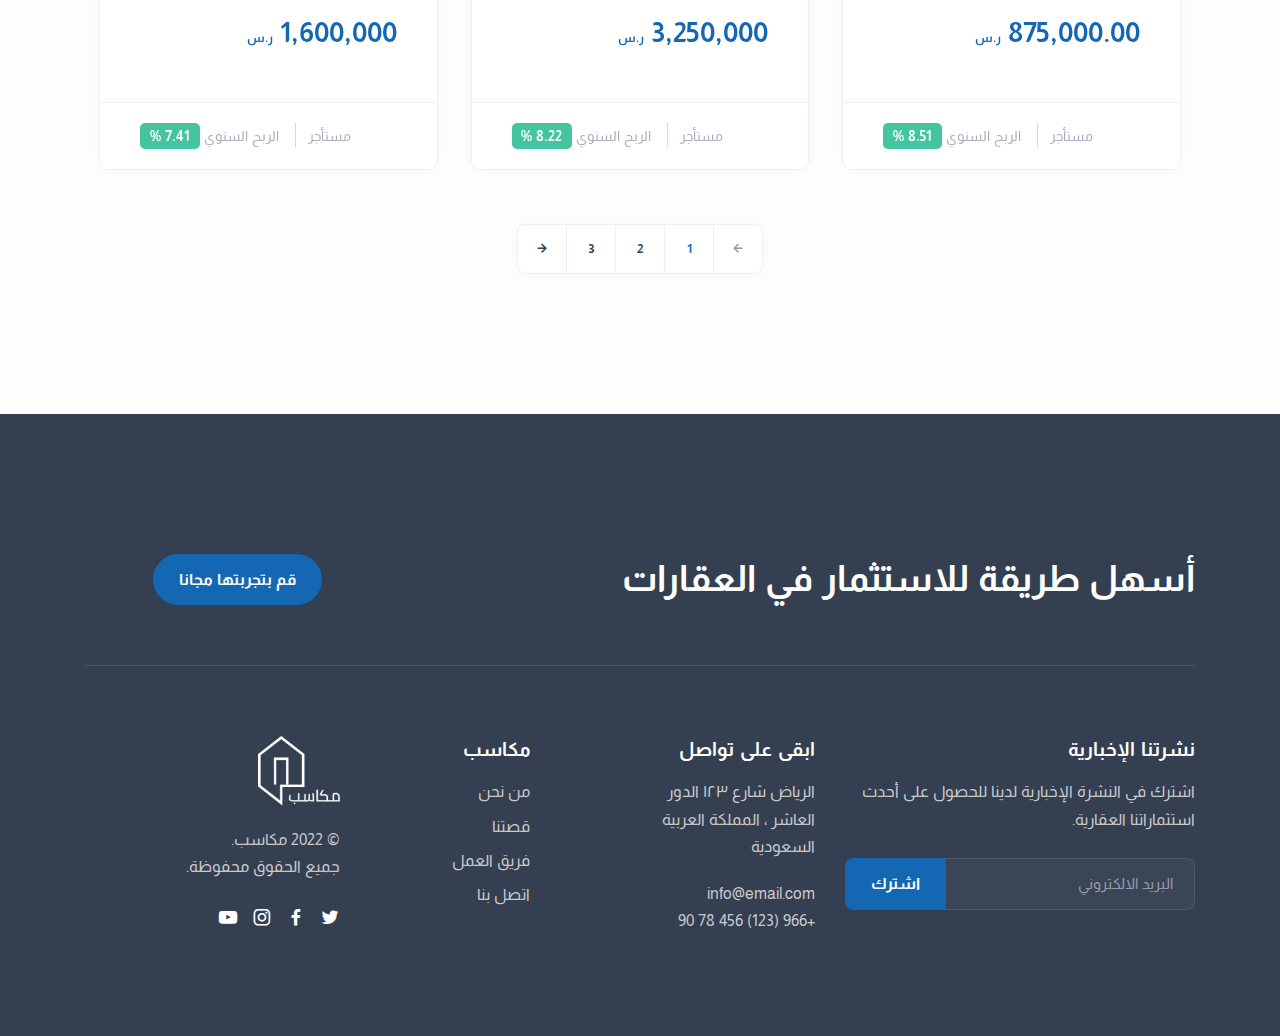
<file: investments.html>
<!DOCTYPE html>
<html lang="en">

<head>
    <meta charset="utf-8">
    <meta name="viewport" content="width=device-width, initial-scale=1.0">
    <meta name="description" content="An impressive and flawless site template that includes various UI elements and countless features, attractive ready-made blocks and rich pages, basically everything you need to create a unique and professional website.">
    <meta name="keywords" content="bootstrap 5, business, corporate, creative, gulp, marketing, minimal, modern, multipurpose, one page, responsive, saas, sass, seo, startup">
    <meta name="author" content="elemis">
    <title>مكاسب</title>
    <link rel="shortcut icon" href="./assets/img/favicon.png">
    <link rel="stylesheet" href="./assets/css/plugins.css">
    <link rel="stylesheet" href="./assets/css/style.css">
    <link rel="stylesheet" href="./assets/css/colors/blue.css">
</head>

<body>
    <div class="content-wrapper">

        <header class="wrapper bg-soft-primary">
            <nav class="navbar navbar-expand-lg center-nav transparent navbar-light">
                <div class="container flex-lg-row flex-nowrap align-items-center">
                    <div class="navbar-brand w-100">
                        <a href="indexlogged.html">
                            <img src="./assets/img/logo.svg" alt="Makaseb" />
                        </a>
                    </div>
                    <div class="navbar-collapse offcanvas-nav">
                        <div class="offcanvas-header d-lg-none d-xl-none">

                            <button type="button" class="btn-close btn-close-white offcanvas-close offcanvas-nav-close" aria-label="Close"></button>
                        </div>
                        <ul class="navbar-nav">
                            <li class="nav-item">
                                <a class="nav-link" href="indexlogged.html">الرئيسية</a>
                            </li>
                            <li class="nav-item">
                                <a class="nav-link" href="investments.html">الاستثمارات</a>
                            </li>
                            <li class="nav-item">
                                <a class="nav-link" href="knowledge.html">مركز المعلومات</a>
                            </li>
                            <li class="nav-item">
                                <a class="nav-link" href="contact.html">اتصل بنا</a>
                            </li>

                        </ul>
                        <!-- /.navbar-nav -->
                    </div>

                    <!-- /.navbar-collapse -->
                    <div class="navbar-other w-100 d-flex ms-auto">
                        <ul class="navbar-nav flex-row align-items-center ms-auto" data-sm-skip="true">
                            <li class="nav-item dropdown language-select text-uppercase">
                                <a class="nav-link dropdown-item dropdown-toggle" href="#" role="button" data-bs-toggle="dropdown" aria-haspopup="true" aria-expanded="false">اللغة</a>
                                <ul class="dropdown-menu">
                                    <li class="nav-item"><a class="dropdown-item" href="index.html">العـربـيـة</a></li>
                                    <li class="nav-item"><a class="dropdown-item" href="indexEn.html">English</a></li>
                                </ul>
                            </li>
                            <li class="nav-item">

                                <a class="nav-link" href="myaccount.html" data-bs-toggle="tooltip" data-bs-placement="bottom" title="مرحبا / محمد احمد">
                                    <i class="uil uil-user"></i>
                                </a>
                            </li>
                            <li class="nav-item d-lg-none">
                                <div class="navbar-hamburger"><button class="hamburger animate plain" data-toggle="offcanvas-nav"><span></span></button></div>
                            </li>
                        </ul>
                        <!-- /.navbar-nav -->
                    </div>
                    <!-- /.navbar-other -->


                </div>
                <!-- /.container -->
            </nav>
            <!-- /.navbar -->
        </header>
        <!-- /header -->
        <section class="wrapper bg-soft-primary watermark">
            <div class="container pt-8 pb-8 pt-md-10 pb-md-10 text-center">
                <div class="row">
                    <div class="col-xl-12 mx-auto mb-6 ">
                        <h1 class="display-1 mb-3">الاستثمارات</h1>
                        <p>يمكن البحث من خلال المنطقة ، المساحة او سعر السهم</p>
                        <div class="row justify-content-center mt-6 dir-rtl">
                            <div class="col-md-3">
                                <div class="form-select-wrapper ">
                                    <select class="form-select" aria-label="Default select example">
                                        <option selected>كل المناطق</option>    
                                        <option value="1">منطقة الرياض</option>
                                        <option value="2">منطقة القصيم</option>
                                        <option value="3">منطقة مكة المكرمة</option>
                                    </select>
                                </div>
                            </div>
                            <div class="col-md-3">
                                <div class="form-select-wrapper ">
                                    <select class="form-select" aria-label="Default select example">
                                        <option selected>المساحة</option>
                                        <option value="1">من 50 الى 100 م</option>
                                        <option value="1">من 100 الى 150 م</option>
                                        <option value="1">من 150 الى 200 م</option>
                                        <option value="1">من 200 الى 250 م</option>
                                        <option value="1">من 250 الى 300 م</option>
                                        <option value="1">من 300 الى 350 م</option>
                                    </select>
                                </div>
                            </div>
                            <div class="col-md-3">
                                <div class="form-select-wrapper ">
                                    <select class="form-select" aria-label="Default select example">
                                        <option selected>سعر السهم</option>
                                        <option value="1">من 500 ل 750 ريال</option>
                                        <option value="1">من 750 ل 10000 ريال</option>
                                        <option value="1">من 1000 ل 1250 ريال</option>
                                        <option value="1">من 1250 ل 1500 ريال</option>
                                        <option value="1">من 1500 ل 1750 ريال</option>
                                        <option value="1">من 1750 ل 2000 ريال</option>
                                        <option value="1">من 2250 ل 2500 ريال</option>
                                    </select>
                                </div>
                            </div>

                            <div class="row">
                                <div class="col mt-7">
                                    <a href="#" class="btn btn-primary rounded-pill">بحث</a>
                                </div>
                            </div>


                        </div>





                    </div>
                    <!-- /column -->
                </div>
                <!-- /.row -->
            </div>
            <!-- /.container -->
        </section>
        <!-- /section -->
        <section class="wrapper">
            <div class="container pb-14 pb-md-16">


                <div class="row gy-0  mt-9">
                    <div class="col-md-12">
                        <div class="row">
                            <div class="col-12 top_head_inner">
                                <div class="card">
                                    <div class="card-body  px-3 py-1 pb-3">
                                        <div class="row dir-rtl">
                                            <div class="col-md-6">
                                                <h5 class="pt-4 ps-4">
                                                    عقارات للاستثمار <small class="text-primary">(32) عقار </small>
                                                </h5>
                                            </div>
                                            <div class="col-md-3">
                                                <div class="form-select-wrapper ">
                                                    <select class="form-select" aria-label="Default select example">
                                                        <option selected>ترتيب السعر</option>
                                                        <option value="1"> السعر من الاقل الى الاعلى</option>
                                                        <option value="2">السعر من الاعلى الى الاقل </option>
                                
                                                    </select>
                                                </div>
                                            </div>
                                            <div class="col-md-3">
                                                <div class="form-select-wrapper ">
                                                    <select class="form-select" aria-label="Default select example">
                                                        <option selected>ترتيب بتاريخ الاضافة</option>
                                                        <option value="1"> من الاحدث الى الاقدم</option>
                                                        <option value="2"> من الاقدم الى الاحدث </option>
                                
                                                    </select>
                                                </div>
                                            </div>
                                        </div>
                                    </div>
                                </div>
                            </div>
                        </div>
                    </div>
                </div>

                <!-- /.row -->
                <div class="row">
                    <div class="col-lg-12  mt-9 mt-md-3">

                        <div class="row g-1 dir-rtl">

                            <div class="col-lg-4">
                                <div class="item">
                                    <div class="item-inner">
                                        <article>
                                            <div class="card">
                                                <figure class="card-img-top overlay overlay-1 hover-scale">
                                                    <a href="investment_details.html"> <img src="./assets/img/photos/building02.jpg" alt="" /></a>
                                                    <figcaption>
                                                        <h5 class="from-top mb-0">اكتشف المزيد</h5>
                                                    </figcaption>
                                                </figure>
                                                <div class="card-body">
                                                    <div class="post-header">
                                                        <h2 class="post-title h3 mt-1 mb-3">
                                                            <a class="link-dark" href="investment_details.html">
                                                                فيلا بمساحة 750 متر مربع
                                                            </a>
                                                        </h2>
                                                    </div>
                                                    <!-- /.post-header -->
                                                    <div class="post-content">
                                                        <p>السعودية، جدة</p>
                                                        <h1 class="text-primary" rel="category">
                                                            <span class="display-6">875,000.00 <small>ر.س</small></span>
                                                        </h1>
                                                    </div>
                                                    <!-- /.post-content -->
                                                </div>
                                                <!--/.card-body -->
                                                <div class="card-footer">
                                                    <ul class="post-meta d-flex mb-0">
                                                        <li class="post-date">
                                                            <span>مستأجر</span>
                                                        </li>
                                                        <li class="post-date">
                                                            <span>الربح السنوي</span>
                                                            <span class="badge bg-success text-wrap fs-14">8.51 %</span>

                                                        </li>
                                                    </ul>
                                                    <!-- /.post-meta -->
                                                </div>
                                                <!-- /.card-footer -->
                                            </div>
                                            <!-- /.card -->
                                        </article>
                                        <!-- /article -->
                                    </div>
                                    <!-- /.item-inner -->
                                </div>
                                <!-- /.item -->
                            </div>

                            <div class="col-lg-4">
                                <div class="item">
                                    <div class="item-inner">
                                        <article>
                                            <div class="card">
                                                <figure class="card-img-top overlay overlay-1 hover-scale">
                                                    <a href="investment_details.html"> <img src="./assets/img/photos/building03.jpg" alt="" /></a>
                                                    <figcaption>
                                                        <h5 class="from-top mb-0">اكتشف المزيد</h5>
                                                    </figcaption>
                                                </figure>
                                                <div class="card-body">
                                                    <div class="post-header">
                                                        <h2 class="post-title h3 mt-1 mb-3">
                                                            <a class="link-dark" href="investment_details.html">
                                                                فيلا بمساحة 1000 م
                                                            </a>
                                                        </h2>
                                                    </div>
                                                    <!-- /.post-header -->
                                                    <div class="post-content">
                                                        <p>الروابي، المدينة المنورة</p>
                                                        <h1 class="text-primary" rel="category">
                                                            <span class="display-6">3,250,000 <small>ر.س</small></span>
                                                        </h1>
                                                    </div>
                                                    <!-- /.post-content -->
                                                </div>
                                                <!--/.card-body -->
                                                <div class="card-footer">
                                                    <ul class="post-meta d-flex mb-0">
                                                        <li class="post-date">
                                                            <span>مستأجر</span>
                                                        </li>
                                                        <li class="post-date">
                                                            <span>الربح السنوي</span>
                                                            <span class="badge bg-success text-wrap fs-14">8.22 %</span>

                                                        </li>
                                                    </ul>
                                                    <!-- /.post-meta -->
                                                </div>
                                                <!-- /.card-footer -->
                                            </div>
                                            <!-- /.card -->
                                        </article>
                                        <!-- /article -->
                                    </div>
                                    <!-- /.item-inner -->
                                </div>
                                <!-- /.item -->
                            </div>

                            <div class="col-lg-4">
                                <div class="item">
                                    <div class="item-inner">
                                        <article>
                                            <div class="card">
                                                <figure class="card-img-top overlay overlay-1 hover-scale">
                                                    <a href="investment_details.html"> <img src="./assets/img/photos/building04.jpg" alt="" /></a>
                                                    <figcaption>
                                                        <h5 class="from-top mb-0">اكتشف المزيد</h5>
                                                    </figcaption>
                                                </figure>
                                                <div class="card-body">
                                                    <div class="post-header">
                                                        <h2 class="post-title h3 mt-1 mb-3">
                                                            <a class="link-dark" href="investment_details.html">
                                                                فيلا غربية في حي المونسية
                                                            </a>
                                                        </h2>
                                                    </div>
                                                    <!-- /.post-header -->
                                                    <div class="post-content">
                                                        <p>المونسية، الرياض</p>
                                                        <h1 class="text-primary" rel="category">
                                                            <span class="display-6">1,600,000 <small>ر.س</small></span>
                                                        </h1>
                                                    </div>
                                                    <!-- /.post-content -->
                                                </div>
                                                <!--/.card-body -->
                                                <div class="card-footer">
                                                    <ul class="post-meta mb-0">
                                                        <li class="post-date">
                                                            <span>مستأجر</span>
                                                        </li>
                                                        <li class="post-date">
                                                            <span>الربح السنوي</span>
                                                            <span class="badge bg-success text-wrap fs-14">7.41 %</span>

                                                        </li>
                                                    </ul>
                                                    <!-- /.post-meta -->
                                                </div>
                                                <!-- /.card-footer -->
                                            </div>
                                            <!-- /.card -->
                                        </article>
                                        <!-- /article -->
                                    </div>
                                    <!-- /.item-inner -->
                                </div>
                                <!-- /.item -->
                            </div>

                            <div class="col-lg-4">
                                <div class="item">
                                    <div class="item-inner">
                                        <article>
                                            <div class="card">
                                                <figure class="card-img-top overlay overlay-1 hover-scale">
                                                    <a href="investment_details.html"> <img src="./assets/img/photos/building01.jpg" alt="" /></a>
                                                    <figcaption>
                                                        <h5 class="from-top mb-0">اكتشف المزيد</h5>
                                                    </figcaption>
                                                </figure>
                                                <div class="card-body">
                                                    <div class="post-header">
                                                        <h2 class="post-title h3 mt-1 mb-3">
                                                            <a class="link-dark" href="investment_details.html">
                                                                ستوديو في أبراج البيت برج الصفا
                                                            </a>
                                                        </h2>
                                                    </div>
                                                    <!-- /.post-header -->
                                                    <div class="post-content">
                                                        <p>السعودية، مكة</p>
                                                        <h1 class="text-primary" rel="category">
                                                            <span class="display-6">425,000.00 <small>ر.س</small></span>
                                                        </h1>
                                                    </div>
                                                    <!-- /.post-content -->
                                                </div>
                                                <!--/.card-body -->
                                                <div class="card-footer">
                                                    <ul class="post-meta d-flex mb-0">
                                                        <li class="post-date">
                                                            <span>مستأجر</span>
                                                        </li>
                                                        <li class="post-date">
                                                            <span>الربح السنوي</span>
                                                            <span class="badge bg-success text-wrap fs-14">8.51 %</span>

                                                        </li>
                                                    </ul>
                                                    <!-- /.post-meta -->
                                                </div>
                                                <!-- /.card-footer -->
                                            </div>
                                            <!-- /.card -->
                                        </article>
                                        <!-- /article -->
                                    </div>
                                    <!-- /.item-inner -->
                                </div>
                                <!-- /.item -->
                            </div>

                            <div class="col-lg-4">
                                <div class="item">
                                    <div class="item-inner">
                                        <article>
                                            <div class="card">
                                                <figure class="card-img-top overlay overlay-1 hover-scale">
                                                    <a href="investment_details.html"> <img src="./assets/img/photos/building02.jpg" alt="" /></a>
                                                    <figcaption>
                                                        <h5 class="from-top mb-0">اكتشف المزيد</h5>
                                                    </figcaption>
                                                </figure>
                                                <div class="card-body">
                                                    <div class="post-header">
                                                        <h2 class="post-title h3 mt-1 mb-3">
                                                            <a class="link-dark" href="investment_details.html">
                                                                فيلا بمساحة 750 متر مربع
                                                            </a>
                                                        </h2>
                                                    </div>
                                                    <!-- /.post-header -->
                                                    <div class="post-content">
                                                        <p>السعودية، جدة</p>
                                                        <h1 class="text-primary" rel="category">
                                                            <span class="display-6">875,000.00 <small>ر.س</small></span>
                                                        </h1>
                                                    </div>
                                                    <!-- /.post-content -->
                                                </div>
                                                <!--/.card-body -->
                                                <div class="card-footer">
                                                    <ul class="post-meta d-flex mb-0">
                                                        <li class="post-date">
                                                            <span>مستأجر</span>
                                                        </li>
                                                        <li class="post-date">
                                                            <span>الربح السنوي</span>
                                                            <span class="badge bg-success text-wrap fs-14">8.51 %</span>

                                                        </li>
                                                    </ul>
                                                    <!-- /.post-meta -->
                                                </div>
                                                <!-- /.card-footer -->
                                            </div>
                                            <!-- /.card -->
                                        </article>
                                        <!-- /article -->
                                    </div>
                                    <!-- /.item-inner -->
                                </div>
                                <!-- /.item -->
                            </div>

                            <div class="col-lg-4">
                                <div class="item">
                                    <div class="item-inner">
                                        <article>
                                            <div class="card">
                                                <figure class="card-img-top overlay overlay-1 hover-scale">
                                                    <a href="investment_details.html"> <img src="./assets/img/photos/building03.jpg" alt="" /></a>
                                                    <figcaption>
                                                        <h5 class="from-top mb-0">اكتشف المزيد</h5>
                                                    </figcaption>
                                                </figure>
                                                <div class="card-body">
                                                    <div class="post-header">
                                                        <h2 class="post-title h3 mt-1 mb-3">
                                                            <a class="link-dark" href="investment_details.html">
                                                                فيلا بمساحة 1000 م
                                                            </a>
                                                        </h2>
                                                    </div>
                                                    <!-- /.post-header -->
                                                    <div class="post-content">
                                                        <p>الروابي، المدينة المنورة</p>
                                                        <h1 class="text-primary" rel="category">
                                                            <span class="display-6">3,250,000 <small>ر.س</small></span>
                                                        </h1>
                                                    </div>
                                                    <!-- /.post-content -->
                                                </div>
                                                <!--/.card-body -->
                                                <div class="card-footer">
                                                    <ul class="post-meta d-flex mb-0">
                                                        <li class="post-date">
                                                            <span>مستأجر</span>
                                                        </li>
                                                        <li class="post-date">
                                                            <span>الربح السنوي</span>
                                                            <span class="badge bg-success text-wrap fs-14">8.22 %</span>

                                                        </li>
                                                    </ul>
                                                    <!-- /.post-meta -->
                                                </div>
                                                <!-- /.card-footer -->
                                            </div>
                                            <!-- /.card -->
                                        </article>
                                        <!-- /article -->
                                    </div>
                                    <!-- /.item-inner -->
                                </div>
                                <!-- /.item -->
                            </div>

                            <div class="col-lg-4">
                                <div class="item">
                                    <div class="item-inner">
                                        <article>
                                            <div class="card">
                                                <figure class="card-img-top overlay overlay-1 hover-scale">
                                                    <a href="investment_details.html"> <img src="./assets/img/photos/building04.jpg" alt="" /></a>
                                                    <figcaption>
                                                        <h5 class="from-top mb-0">اكتشف المزيد</h5>
                                                    </figcaption>
                                                </figure>
                                                <div class="card-body">
                                                    <div class="post-header">
                                                        <h2 class="post-title h3 mt-1 mb-3">
                                                            <a class="link-dark" href="investment_details.html">
                                                                فيلا غربية في حي المونسية
                                                            </a>
                                                        </h2>
                                                    </div>
                                                    <!-- /.post-header -->
                                                    <div class="post-content">
                                                        <p>المونسية، الرياض</p>
                                                        <h1 class="text-primary" rel="category">
                                                            <span class="display-6">1,600,000 <small>ر.س</small></span>
                                                        </h1>
                                                    </div>
                                                    <!-- /.post-content -->
                                                </div>
                                                <!--/.card-body -->
                                                <div class="card-footer">
                                                    <ul class="post-meta mb-0">
                                                        <li class="post-date">
                                                            <span>مستأجر</span>
                                                        </li>
                                                        <li class="post-date">
                                                            <span>الربح السنوي</span>
                                                            <span class="badge bg-success text-wrap fs-14">7.41 %</span>

                                                        </li>
                                                    </ul>
                                                    <!-- /.post-meta -->
                                                </div>
                                                <!-- /.card-footer -->
                                            </div>
                                            <!-- /.card -->
                                        </article>
                                        <!-- /article -->
                                    </div>
                                    <!-- /.item-inner -->
                                </div>
                                <!-- /.item -->
                            </div>

                            <div class="col-lg-4">
                                <div class="item">
                                    <div class="item-inner">
                                        <article>
                                            <div class="card">
                                                <figure class="card-img-top overlay overlay-1 hover-scale">
                                                    <a href="investment_details.html"> <img src="./assets/img/photos/building01.jpg" alt="" /></a>
                                                    <figcaption>
                                                        <h5 class="from-top mb-0">اكتشف المزيد</h5>
                                                    </figcaption>
                                                </figure>
                                                <div class="card-body">
                                                    <div class="post-header">
                                                        <h2 class="post-title h3 mt-1 mb-3">
                                                            <a class="link-dark" href="investment_details.html">
                                                                ستوديو في أبراج البيت برج الصفا
                                                            </a>
                                                        </h2>
                                                    </div>
                                                    <!-- /.post-header -->
                                                    <div class="post-content">
                                                        <p>السعودية، مكة</p>
                                                        <h1 class="text-primary" rel="category">
                                                            <span class="display-6">425,000.00 <small>ر.س</small></span>
                                                        </h1>
                                                    </div>
                                                    <!-- /.post-content -->
                                                </div>
                                                <!--/.card-body -->
                                                <div class="card-footer">
                                                    <ul class="post-meta d-flex mb-0">
                                                        <li class="post-date">
                                                            <span>مستأجر</span>
                                                        </li>
                                                        <li class="post-date">
                                                            <span>الربح السنوي</span>
                                                            <span class="badge bg-success text-wrap fs-14">8.51 %</span>

                                                        </li>
                                                    </ul>
                                                    <!-- /.post-meta -->
                                                </div>
                                                <!-- /.card-footer -->
                                            </div>
                                            <!-- /.card -->
                                        </article>
                                        <!-- /article -->
                                    </div>
                                    <!-- /.item-inner -->
                                </div>
                                <!-- /.item -->
                            </div>

                            <div class="col-lg-4">
                                <div class="item">
                                    <div class="item-inner">
                                        <article>
                                            <div class="card">
                                                <figure class="card-img-top overlay overlay-1 hover-scale">
                                                    <a href="investment_details.html"> <img src="./assets/img/photos/building02.jpg" alt="" /></a>
                                                    <figcaption>
                                                        <h5 class="from-top mb-0">اكتشف المزيد</h5>
                                                    </figcaption>
                                                </figure>
                                                <div class="card-body">
                                                    <div class="post-header">
                                                        <h2 class="post-title h3 mt-1 mb-3">
                                                            <a class="link-dark" href="investment_details.html">
                                                                فيلا بمساحة 750 متر مربع
                                                            </a>
                                                        </h2>
                                                    </div>
                                                    <!-- /.post-header -->
                                                    <div class="post-content">
                                                        <p>السعودية، جدة</p>
                                                        <h1 class="text-primary" rel="category">
                                                            <span class="display-6">875,000.00 <small>ر.س</small></span>
                                                        </h1>
                                                    </div>
                                                    <!-- /.post-content -->
                                                </div>
                                                <!--/.card-body -->
                                                <div class="card-footer">
                                                    <ul class="post-meta d-flex mb-0">
                                                        <li class="post-date">
                                                            <span>مستأجر</span>
                                                        </li>
                                                        <li class="post-date">
                                                            <span>الربح السنوي</span>
                                                            <span class="badge bg-success text-wrap fs-14">8.51 %</span>

                                                        </li>
                                                    </ul>
                                                    <!-- /.post-meta -->
                                                </div>
                                                <!-- /.card-footer -->
                                            </div>
                                            <!-- /.card -->
                                        </article>
                                        <!-- /article -->
                                    </div>
                                    <!-- /.item-inner -->
                                </div>
                                <!-- /.item -->
                            </div>

                            <div class="col-lg-4">
                                <div class="item">
                                    <div class="item-inner">
                                        <article>
                                            <div class="card">
                                                <figure class="card-img-top overlay overlay-1 hover-scale">
                                                    <a href="investment_details.html"> <img src="./assets/img/photos/building03.jpg" alt="" /></a>
                                                    <figcaption>
                                                        <h5 class="from-top mb-0">اكتشف المزيد</h5>
                                                    </figcaption>
                                                </figure>
                                                <div class="card-body">
                                                    <div class="post-header">
                                                        <h2 class="post-title h3 mt-1 mb-3">
                                                            <a class="link-dark" href="investment_details.html">
                                                                فيلا بمساحة 1000 م
                                                            </a>
                                                        </h2>
                                                    </div>
                                                    <!-- /.post-header -->
                                                    <div class="post-content">
                                                        <p>الروابي، المدينة المنورة</p>
                                                        <h1 class="text-primary" rel="category">
                                                            <span class="display-6">3,250,000 <small>ر.س</small></span>
                                                        </h1>
                                                    </div>
                                                    <!-- /.post-content -->
                                                </div>
                                                <!--/.card-body -->
                                                <div class="card-footer">
                                                    <ul class="post-meta d-flex mb-0">
                                                        <li class="post-date">
                                                            <span>مستأجر</span>
                                                        </li>
                                                        <li class="post-date">
                                                            <span>الربح السنوي</span>
                                                            <span class="badge bg-success text-wrap fs-14">8.22 %</span>

                                                        </li>
                                                    </ul>
                                                    <!-- /.post-meta -->
                                                </div>
                                                <!-- /.card-footer -->
                                            </div>
                                            <!-- /.card -->
                                        </article>
                                        <!-- /article -->
                                    </div>
                                    <!-- /.item-inner -->
                                </div>
                                <!-- /.item -->
                            </div>

                            <div class="col-lg-4">
                                <div class="item">
                                    <div class="item-inner">
                                        <article>
                                            <div class="card">
                                                <figure class="card-img-top overlay overlay-1 hover-scale">
                                                    <a href="investment_details.html"> <img src="./assets/img/photos/building04.jpg" alt="" /></a>
                                                    <figcaption>
                                                        <h5 class="from-top mb-0">اكتشف المزيد</h5>
                                                    </figcaption>
                                                </figure>
                                                <div class="card-body">
                                                    <div class="post-header">
                                                        <h2 class="post-title h3 mt-1 mb-3">
                                                            <a class="link-dark" href="investment_details.html">
                                                                فيلا غربية في حي المونسية
                                                            </a>
                                                        </h2>
                                                    </div>
                                                    <!-- /.post-header -->
                                                    <div class="post-content">
                                                        <p>المونسية، الرياض</p>
                                                        <h1 class="text-primary" rel="category">
                                                            <span class="display-6">1,600,000 <small>ر.س</small></span>
                                                        </h1>
                                                    </div>
                                                    <!-- /.post-content -->
                                                </div>
                                                <!--/.card-body -->
                                                <div class="card-footer">
                                                    <ul class="post-meta mb-0">
                                                        <li class="post-date">
                                                            <span>مستأجر</span>
                                                        </li>
                                                        <li class="post-date">
                                                            <span>الربح السنوي</span>
                                                            <span class="badge bg-success text-wrap fs-14">7.41 %</span>

                                                        </li>
                                                    </ul>
                                                    <!-- /.post-meta -->
                                                </div>
                                                <!-- /.card-footer -->
                                            </div>
                                            <!-- /.card -->
                                        </article>
                                        <!-- /article -->
                                    </div>
                                    <!-- /.item-inner -->
                                </div>
                                <!-- /.item -->
                            </div>

                            <div class="col-lg-4">
                                <div class="item">
                                    <div class="item-inner">
                                        <article>
                                            <div class="card">
                                                <figure class="card-img-top overlay overlay-1 hover-scale">
                                                    <a href="investment_details.html"> <img src="./assets/img/photos/building01.jpg" alt="" /></a>
                                                    <figcaption>
                                                        <h5 class="from-top mb-0">اكتشف المزيد</h5>
                                                    </figcaption>
                                                </figure>
                                                <div class="card-body">
                                                    <div class="post-header">
                                                        <h2 class="post-title h3 mt-1 mb-3">
                                                            <a class="link-dark" href="investment_details.html">
                                                                ستوديو في أبراج البيت برج الصفا
                                                            </a>
                                                        </h2>
                                                    </div>
                                                    <!-- /.post-header -->
                                                    <div class="post-content">
                                                        <p>السعودية، مكة</p>
                                                        <h1 class="text-primary" rel="category">
                                                            <span class="display-6">425,000.00 <small>ر.س</small></span>
                                                        </h1>
                                                    </div>
                                                    <!-- /.post-content -->
                                                </div>
                                                <!--/.card-body -->
                                                <div class="card-footer">
                                                    <ul class="post-meta d-flex mb-0">
                                                        <li class="post-date">
                                                            <span>مستأجر</span>
                                                        </li>
                                                        <li class="post-date">
                                                            <span>الربح السنوي</span>
                                                            <span class="badge bg-success text-wrap fs-14">8.51 %</span>

                                                        </li>
                                                    </ul>
                                                    <!-- /.post-meta -->
                                                </div>
                                                <!-- /.card-footer -->
                                            </div>
                                            <!-- /.card -->
                                        </article>
                                        <!-- /article -->
                                    </div>
                                    <!-- /.item-inner -->
                                </div>
                                <!-- /.item -->
                            </div>

                            <div class="col-lg-4">
                                <div class="item">
                                    <div class="item-inner">
                                        <article>
                                            <div class="card">
                                                <figure class="card-img-top overlay overlay-1 hover-scale">
                                                    <a href="investment_details.html"> <img src="./assets/img/photos/building02.jpg" alt="" /></a>
                                                    <figcaption>
                                                        <h5 class="from-top mb-0">اكتشف المزيد</h5>
                                                    </figcaption>
                                                </figure>
                                                <div class="card-body">
                                                    <div class="post-header">
                                                        <h2 class="post-title h3 mt-1 mb-3">
                                                            <a class="link-dark" href="investment_details.html">
                                                                فيلا بمساحة 750 متر مربع
                                                            </a>
                                                        </h2>
                                                    </div>
                                                    <!-- /.post-header -->
                                                    <div class="post-content">
                                                        <p>السعودية، جدة</p>
                                                        <h1 class="text-primary" rel="category">
                                                            <span class="display-6">875,000.00 <small>ر.س</small></span>
                                                        </h1>
                                                    </div>
                                                    <!-- /.post-content -->
                                                </div>
                                                <!--/.card-body -->
                                                <div class="card-footer">
                                                    <ul class="post-meta d-flex mb-0">
                                                        <li class="post-date">
                                                            <span>مستأجر</span>
                                                        </li>
                                                        <li class="post-date">
                                                            <span>الربح السنوي</span>
                                                            <span class="badge bg-success text-wrap fs-14">8.51 %</span>

                                                        </li>
                                                    </ul>
                                                    <!-- /.post-meta -->
                                                </div>
                                                <!-- /.card-footer -->
                                            </div>
                                            <!-- /.card -->
                                        </article>
                                        <!-- /article -->
                                    </div>
                                    <!-- /.item-inner -->
                                </div>
                                <!-- /.item -->
                            </div>

                            <div class="col-lg-4">
                                <div class="item">
                                    <div class="item-inner">
                                        <article>
                                            <div class="card">
                                                <figure class="card-img-top overlay overlay-1 hover-scale">
                                                    <a href="investment_details.html"> <img src="./assets/img/photos/building03.jpg" alt="" /></a>
                                                    <figcaption>
                                                        <h5 class="from-top mb-0">اكتشف المزيد</h5>
                                                    </figcaption>
                                                </figure>
                                                <div class="card-body">
                                                    <div class="post-header">
                                                        <h2 class="post-title h3 mt-1 mb-3">
                                                            <a class="link-dark" href="investment_details.html">
                                                                فيلا بمساحة 1000 م
                                                            </a>
                                                        </h2>
                                                    </div>
                                                    <!-- /.post-header -->
                                                    <div class="post-content">
                                                        <p>الروابي، المدينة المنورة</p>
                                                        <h1 class="text-primary" rel="category">
                                                            <span class="display-6">3,250,000 <small>ر.س</small></span>
                                                        </h1>
                                                    </div>
                                                    <!-- /.post-content -->
                                                </div>
                                                <!--/.card-body -->
                                                <div class="card-footer">
                                                    <ul class="post-meta d-flex mb-0">
                                                        <li class="post-date">
                                                            <span>مستأجر</span>
                                                        </li>
                                                        <li class="post-date">
                                                            <span>الربح السنوي</span>
                                                            <span class="badge bg-success text-wrap fs-14">8.22 %</span>

                                                        </li>
                                                    </ul>
                                                    <!-- /.post-meta -->
                                                </div>
                                                <!-- /.card-footer -->
                                            </div>
                                            <!-- /.card -->
                                        </article>
                                        <!-- /article -->
                                    </div>
                                    <!-- /.item-inner -->
                                </div>
                                <!-- /.item -->
                            </div>

                            <div class="col-lg-4">
                                <div class="item">
                                    <div class="item-inner">
                                        <article>
                                            <div class="card">
                                                <figure class="card-img-top overlay overlay-1 hover-scale">
                                                    <a href="investment_details.html"> <img src="./assets/img/photos/building04.jpg" alt="" /></a>
                                                    <figcaption>
                                                        <h5 class="from-top mb-0">اكتشف المزيد</h5>
                                                    </figcaption>
                                                </figure>
                                                <div class="card-body">
                                                    <div class="post-header">
                                                        <h2 class="post-title h3 mt-1 mb-3">
                                                            <a class="link-dark" href="investment_details.html">
                                                                فيلا غربية في حي المونسية
                                                            </a>
                                                        </h2>
                                                    </div>
                                                    <!-- /.post-header -->
                                                    <div class="post-content">
                                                        <p>المونسية، الرياض</p>
                                                        <h1 class="text-primary" rel="category">
                                                            <span class="display-6">1,600,000 <small>ر.س</small></span>
                                                        </h1>
                                                    </div>
                                                    <!-- /.post-content -->
                                                </div>
                                                <!--/.card-body -->
                                                <div class="card-footer">
                                                    <ul class="post-meta mb-0">
                                                        <li class="post-date">
                                                            <span>مستأجر</span>
                                                        </li>
                                                        <li class="post-date">
                                                            <span>الربح السنوي</span>
                                                            <span class="badge bg-success text-wrap fs-14">7.41 %</span>

                                                        </li>
                                                    </ul>
                                                    <!-- /.post-meta -->
                                                </div>
                                                <!-- /.card-footer -->
                                            </div>
                                            <!-- /.card -->
                                        </article>
                                        <!-- /article -->
                                    </div>
                                    <!-- /.item-inner -->
                                </div>
                                <!-- /.item -->
                            </div>


                        </div>



                        <nav class="d-flex mt-7 d-flex-center" aria-label="pagination">
                            <ul class="pagination">
                                <li class="page-item disabled">
                                    <a class="page-link" href="#" aria-label="Previous">
                                        <span aria-hidden="true"><i class="uil uil-arrow-left"></i></span>
                                    </a>
                                </li>
                                <li class="page-item active"><a class="page-link" href="#">1</a></li>
                                <li class="page-item"><a class="page-link" href="#">2</a></li>
                                <li class="page-item"><a class="page-link" href="#">3</a></li>
                                <li class="page-item">
                                    <a class="page-link" href="#" aria-label="Next">
                                        <span aria-hidden="true"><i class="uil uil-arrow-right"></i></span>
                                    </a>
                                </li>
                            </ul>
                            <!-- /.pagination -->
                        </nav>

                    </div>

                </div>

            </div>
            <!-- /.container -->
        </section>
        <!-- /section -->

    </div>
    <!-- /.content-wrapper -->
    <footer class="bg-navy text-inverse">
        <div class="container pt-15 pt-md-17 pb-13 pb-md-15">
            <div class="d-lg-flex flex-row align-items-lg-center">
                <h3 class="display-4 mb-6 mb-lg-0 pe-lg-20 pe-xl-22 pe-xxl-25 text-white">أسهل طريقة للاستثمار في العقارات
                </h3>
                <a href="register.html" class="btn btn-primary rounded-pill mb-0 text-nowrap">قم بتجربتها مجانا</a>
            </div>
            <!--/div -->
            <hr class="mt-11 mb-12" />
            <div class="row gy-6 gy-lg-0">
                <div class="col-md-12 col-lg-4 ">
                    <div class="widget">
                        <h4 class="widget-title text-white mb-3">نشرتنا الإخبارية</h4>
                        <p class="mb-5">اشترك في النشرة الإخبارية لدينا للحصول على أحدث استثماراتنا العقارية.</p>
                        <div class="newsletter-wrapper">
                            <!-- Begin Mailchimp Signup Form -->
                            <div>
                                <div class="dark-fields">
                                    <div>
                                        <div class="mc-field-group input-group form-floating">

                                            <input type="email" value="" name="" class="required email form-control" placeholder="Email Address">
                                            <input type="submit" value="اشترك" class="btn btn-primary ">
                                            <label for="mce-EMAIL2">البريد الالكتروني</label>
                                        </div>
                                    </div>
                                </div>
                            </div>
                            <!--End mc_embed_signup-->
                        </div>
                        <!-- /.newsletter-wrapper -->
                    </div>
                    <!-- /.widget -->
                </div>
                <!-- /column -->

                <div class="col-md-4 col-lg-3 ">
                    <div class="widget">
                        <h4 class="widget-title text-white mb-3">ابقى على تواصل</h4>
                        <address class="pe-xl-15 pe-xxl-17">الرياض شارع ١٢٣ الدور العاشر ، المملكة العربية السعودية
                        </address>
                        <a href="mailto:email.com">info@email.com</a><br /> +966 (123) 456 78 90
                    </div>
                    <!-- /.widget -->
                </div>
                <!-- /column -->
                <div class="col-md-4 col-lg-2 ">
                    <div class="widget">
                        <h4 class="widget-title text-white mb-3">مكاسب</h4>
                        <ul class="list-unstyled  mb-0">
                            <li><a href="about.html">من نحن</a></li>
                            <li><a href="story.html">قصتنا</a></li>
                            <li><a href="team.html">فريق العمل</a></li>
                            <li><a href="contact.html">اتصل بنا</a></li>
                        </ul>
                    </div>
                    <!-- /.widget -->
                </div>
                <!-- /column -->
                <div class="col-md-4 col-lg-3 ">
                    <div class="widget">
                        <img class="mb-4" src="./assets/img/logo-light.png" srcset="./assets/img/logo-light@2x.png 2x" alt="" />
                        <p class="mb-4">© 2022 مكاسب. <br class="d-none d-lg-block" />جميع الحقوق محفوظة.</p>
                        <nav class="nav social social-white">
                            <a href="#"><i class="uil uil-twitter"></i></a>
                            <a href="#"><i class="uil uil-facebook-f"></i></a>

                            <a href="#"><i class="uil uil-instagram"></i></a>
                            <a href="#"><i class="uil uil-youtube"></i></a>
                        </nav>
                        <!-- /.social -->
                    </div>
                    <!-- /.widget -->
                </div>
                <!-- /column -->
            </div>
            <!--/.row -->
        </div>
        <!-- /.container -->
    </footer>
    <div class="progress-wrap">
        <svg class="progress-circle svg-content" width="100%" height="100%" viewBox="-1 -1 102 102">
            <path d="M50,1 a49,49 0 0,1 0,98 a49,49 0 0,1 0,-98" />
        </svg>
    </div>
    <script src="https://cdnjs.cloudflare.com/ajax/libs/jquery/3.6.0/jquery.min.js" integrity="sha512-894YE6QWD5I59HgZOGReFYm4dnWc1Qt5NtvYSaNcOP+u1T9qYdvdihz0PPSiiqn/+/3e7Jo4EaG7TubfWGUrMQ==" crossorigin="anonymous"></script>
    <script src="https://cdn.jsdelivr.net/npm/bootstrap@5.1.3/dist/js/bootstrap.bundle.min.js" integrity="sha384-ka7Sk0Gln4gmtz2MlQnikT1wXgYsOg+OMhuP+IlRH9sENBO0LRn5q+8nbTov4+1p" crossorigin="anonymous"></script>
    <script src="./assets/js/plugins.js"></script>
    <script src="./assets/js/theme.js"></script>
</body>

</html>
</file>
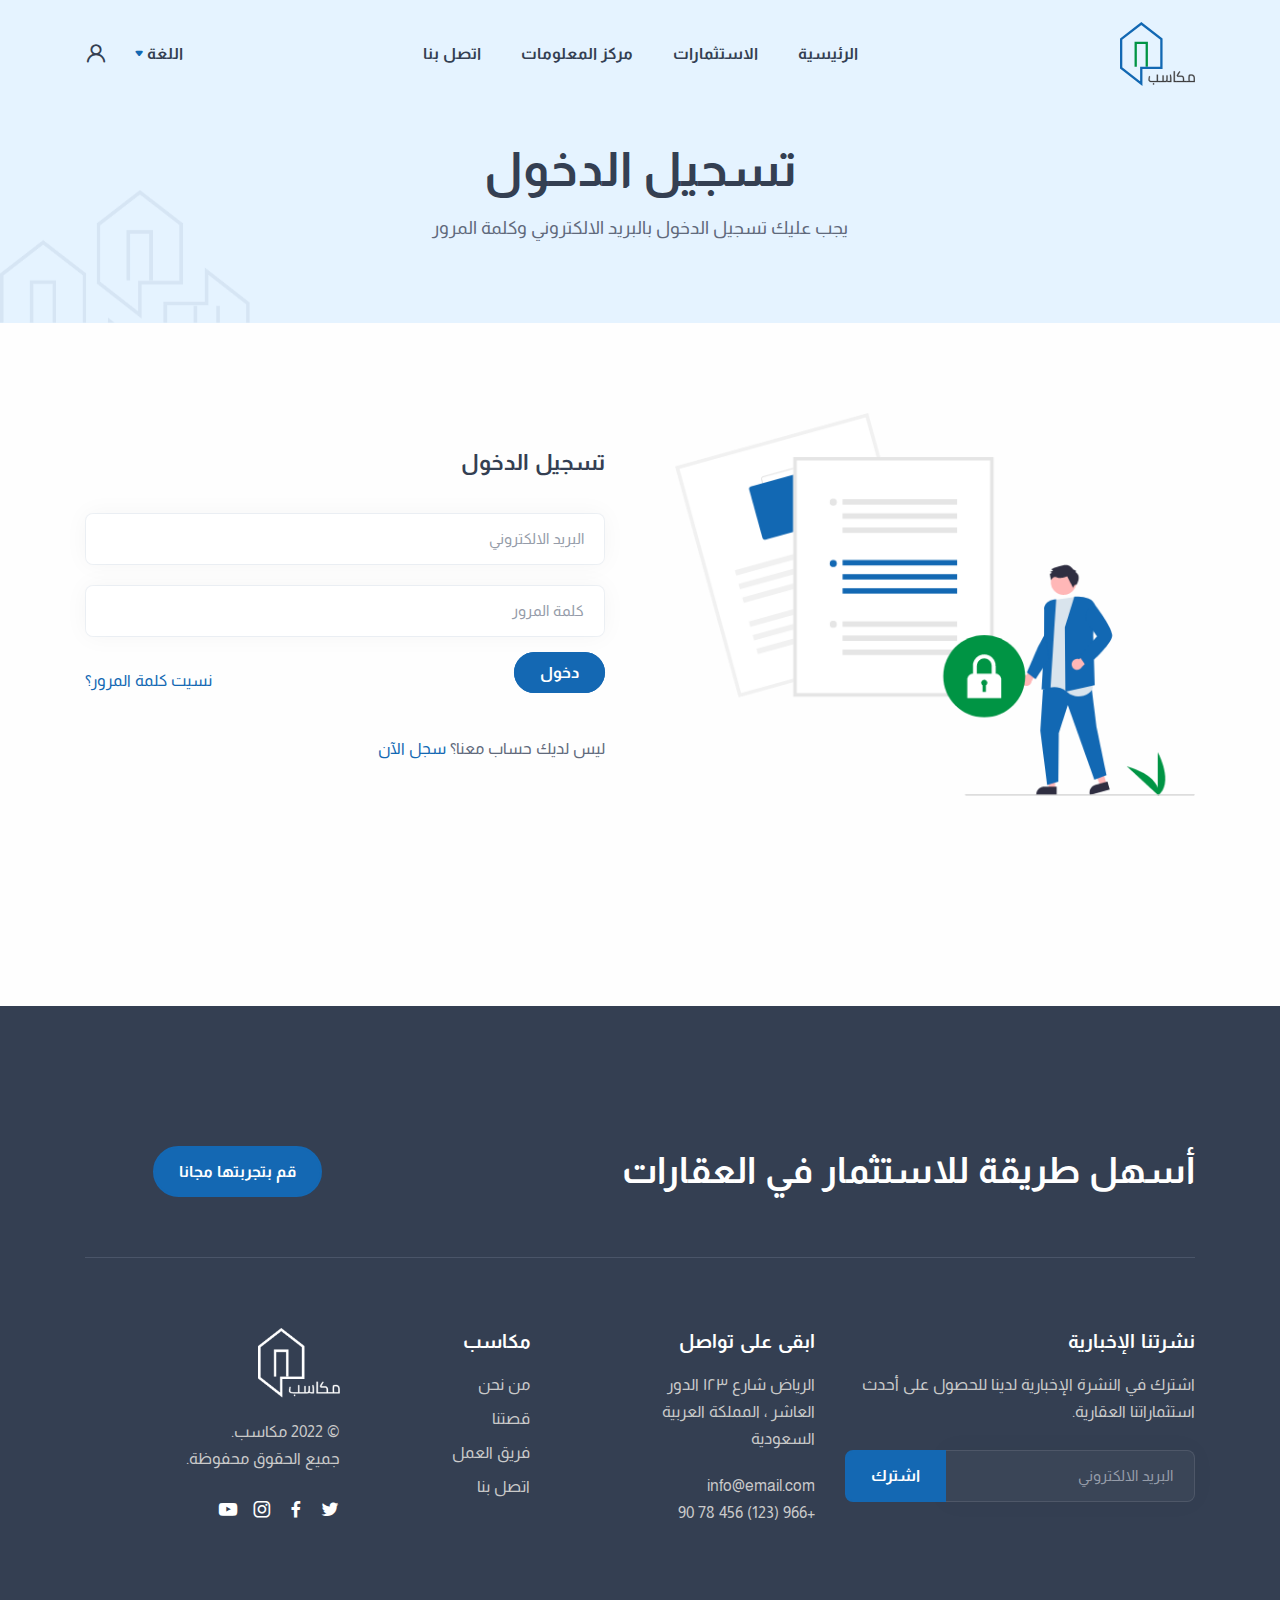
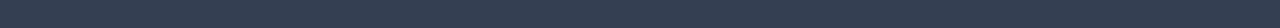
<file: login.html>
<!DOCTYPE html>
<html lang="en">

<head>
    <meta charset="utf-8">
    <meta name="viewport" content="width=device-width, initial-scale=1.0">
    <meta name="description" content="An impressive and flawless site template that includes various UI elements and countless features, attractive ready-made blocks and rich pages, basically everything you need to create a unique and professional website.">
    <meta name="keywords" content="bootstrap 5, business, corporate, creative, gulp, marketing, minimal, modern, multipurpose, one page, responsive, saas, sass, seo, startup">
    <meta name="author" content="elemis">
    <title>مكاسب</title>
    <link rel="shortcut icon" href="./assets/img/favicon.png">
    <link rel="stylesheet" href="./assets/css/plugins.css">
    <link rel="stylesheet" href="./assets/css/style.css">
    <link rel="stylesheet" href="./assets/css/colors/blue.css">
</head>

<body>
    <div class="content-wrapper">

        <header class="wrapper bg-soft-primary">
            <nav class="navbar navbar-expand-lg center-nav transparent navbar-light">
                <div class="container flex-lg-row flex-nowrap align-items-center">
                    <div class="navbar-brand w-100">
                        <a href="./index.html">
                            <img src="./assets/img/logo.svg" alt="Makaseb" />
                        </a>
                    </div>
                    <div class="navbar-collapse offcanvas-nav">
                        <div class="offcanvas-header d-lg-none d-xl-none">

                            <button type="button" class="btn-close btn-close-white offcanvas-close offcanvas-nav-close" aria-label="Close"></button>
                        </div>
                        <ul class="navbar-nav">
                            <li class="nav-item">
                                <a class="nav-link" href="index.html">الرئيسية</a>
                            </li>
                            <li class="nav-item">
                                <a class="nav-link" href="investments.html">الاستثمارات</a>
                            </li>
                            <li class="nav-item">
                                <a class="nav-link" href="knowledge.html">مركز المعلومات</a>
                            </li>
                            <li class="nav-item">
                                <a class="nav-link" href="contact.html">اتصل بنا</a>
                            </li>

                        </ul>
                        <!-- /.navbar-nav -->
                    </div>

                    <!-- /.navbar-collapse -->
                    <div class="navbar-other w-100 d-flex ms-auto">
                        <ul class="navbar-nav flex-row align-items-center ms-auto" data-sm-skip="true">
                            <li class="nav-item dropdown language-select text-uppercase">
                                <a class="nav-link dropdown-item dropdown-toggle" href="#" role="button" data-bs-toggle="dropdown" aria-haspopup="true" aria-expanded="false">اللغة</a>
                                <ul class="dropdown-menu">
                                    <li class="nav-item"><a class="dropdown-item" href="index.html">العـربـيـة</a></li>
                                    <li class="nav-item"><a class="dropdown-item" href="indexEn.html">English</a></li>
                                </ul>
                            </li>
                            <li class="nav-item">

                                <a class="nav-link" href="login.html" data-bs-toggle="tooltip" data-bs-placement="bottom" title="حسابي">
                                    <i class="uil uil-user"></i>
                                </a>
                            </li>
                            <li class="nav-item d-lg-none">
                                <div class="navbar-hamburger"><button class="hamburger animate plain" data-toggle="offcanvas-nav"><span></span></button></div>
                            </li>
                        </ul>
                        <!-- /.navbar-nav -->
                    </div>
                    <!-- /.navbar-other -->


                </div>
                <!-- /.container -->
            </nav>
            <!-- /.navbar -->
        </header>
        <section class="wrapper bg-soft-primary watermark">
            <div class="container pt-8 pb-8 pt-md-10 pb-md-10 text-center">
                <div class="row">
                    <div class="col-xl-5 mx-auto mb-6">
                        <h1 class="display-1 mb-3">تسجيل الدخول</h1>
                        <p class="lead mb-0">يجب عليك تسجيل الدخول بالبريد الالكتروني وكلمة المرور</p>
                    </div>
                    <!-- /column -->
                </div>
                <!-- /.row -->
            </div>
            <!-- /.container -->
        </section>
        <!-- /section -->
        <section class="wrapper">
            <div class="container pb-14 pb-md-16">

                <!-- /.row -->
                <div class="row gx-lg-8 gx-xl-12 my-14 align-items-center">

                    <div class="col-lg-6">
                        <figure>
                            <img class="w-auto" src="./assets/img/photos/login.png" srcset="./assets/img/photos/login@2x.png 2x" alt="" />
                        </figure>
                    </div>
                    <!--/column -->
                    <div class="col-lg-6 ">
                        <h3 class="py-5   text-md-start text-center">
                            تسجيل الدخول
                        </h3>
                        <div class="form-floating mb-4">
                            <input id="textInputExample" type="email" class="form-control" placeholder="البريد الالكتروني">
                            <label for="textInputExample">البريد الالكتروني</label>
                        </div>
                        <div class="form-floating mb-4">
                            <input id="textInputExample" type="password" class="form-control" placeholder="كلمة المرور">
                            <label for="textInputExample">كلمة المرور</label>
                        </div>


                        <div class="row dir">
                            <div class="col-md-4 col-12">
                                <a href="indexlogged.html" class="btn btn-primary rounded-pill d-lg-inline d-block">دخول</a>
                            </div>
                            <div class="col-md-8 col-12 pt-md-2 pt-5 text-md-end text-center">
                                <a href="" class="d-block" data-bs-toggle="modal" data-bs-target="#modal-02">نسيت كلمة المرور؟</a>
                            </div>
                        </div>
                        <div class="py-5 mt-3  text-md-start text-center">
                            ليس لديك حساب معنا؟ <a href="register.html">سجل الآن</a>
                        </div>





                        <div class="modal fade" id="modal-02" tabindex="-1">
                            <div class="modal-dialog modal-dialog-centered modal-md">
                                <div class="modal-content text-center">
                                    <div class="modal-body">
                                        <button class="btn-close" data-bs-dismiss="modal" aria-label="Close"></button>

                                        <h3>نسيت كلمة المرور</h3>
                                        <p class="mb-6">
                                            ادخل البريد الالكتروني الذي اضافته اثناء التسجيل لاستعادة كلمة المرور
                                        </p>
                                        <div class="newsletter-wrapper">
                                            <div class="row">
                                                <div class="col-12">
                                                    <!-- Begin Mailchimp Signup Form -->
                                                    <div id="mc_embed_signup">
                                                        <form action="" method="post" class="validate" target="_blank" novalidate>
                                                            <div id="mc_embed_signup_scroll">
                                                                <div class="mc-field-group input-group form-floating">

                                                                    <input type="email" value="" name="email" class="required email form-control" placeholder="كود التفعيل" id="mce-EMAIL">
                                                                    <a href="" class="btn btn-primary">ارسال</a>
                                                                    <label for="mce-EMAIL"> البريد الالكتروني</label>
                                                                </div>


                                                            </div>
                                                        </form>
                                                    </div>
                                                    <!--End mc_embed_signup-->
                                                </div>
                                                <!-- /.newsletter-wrapper -->
                                            </div>
                                            <!-- /column -->
                                        </div>
                                        <!-- /.row -->
                                    </div>
                                    <!--/.modal-body -->
                                </div>
                                <!--/.modal-content -->
                            </div>
                            <!--/.modal-dialog -->
                        </div>
                        <!--/.modal -->



                    </div>
                    <!--/column -->
                </div>

            </div>
            <!-- /.container -->
        </section>
        <!-- /section -->

    </div>
    <!-- /.content-wrapper -->
    <footer class="bg-navy text-inverse">
        <div class="container pt-15 pt-md-17 pb-13 pb-md-15">
            <div class="d-lg-flex flex-row align-items-lg-center">
                <h3 class="display-4 mb-6 mb-lg-0 pe-lg-20 pe-xl-22 pe-xxl-25 text-white">أسهل طريقة للاستثمار في العقارات
                </h3>
                <a href="register.html" class="btn btn-primary rounded-pill mb-0 text-nowrap">قم بتجربتها مجانا</a>
            </div>
            <!--/div -->
            <hr class="mt-11 mb-12" />
            <div class="row gy-6 gy-lg-0">
                <div class="col-md-12 col-lg-4 ">
                    <div class="widget">
                        <h4 class="widget-title text-white mb-3">نشرتنا الإخبارية</h4>
                        <p class="mb-5">اشترك في النشرة الإخبارية لدينا للحصول على أحدث استثماراتنا العقارية.</p>
                        <div class="newsletter-wrapper">
                            <!-- Begin Mailchimp Signup Form -->
                            <div>
                                <div class="dark-fields">
                                    <div>
                                        <div class="mc-field-group input-group form-floating">

                                            <input type="email" value="" name="" class="required email form-control" placeholder="Email Address">
                                            <input type="submit" value="اشترك" class="btn btn-primary ">
                                            <label for="mce-EMAIL2">البريد الالكتروني</label>
                                        </div>
                                    </div>
                                </div>
                            </div>
                            <!--End mc_embed_signup-->
                        </div>
                        <!-- /.newsletter-wrapper -->
                    </div>
                    <!-- /.widget -->
                </div>
                <!-- /column -->

                <div class="col-md-4 col-lg-3 ">
                    <div class="widget">
                        <h4 class="widget-title text-white mb-3">ابقى على تواصل</h4>
                        <address class="pe-xl-15 pe-xxl-17">الرياض شارع ١٢٣ الدور العاشر ، المملكة العربية السعودية
                        </address>
                        <a href="mailto:email.com">info@email.com</a><br /> +966 (123) 456 78 90
                    </div>
                    <!-- /.widget -->
                </div>
                <!-- /column -->
                <div class="col-md-4 col-lg-2 ">
                    <div class="widget">
                        <h4 class="widget-title text-white mb-3">مكاسب</h4>
                        <ul class="list-unstyled  mb-0">
                            <li><a href="about.html">من نحن</a></li>
                            <li><a href="story.html">قصتنا</a></li>
                            <li><a href="team.html">فريق العمل</a></li>
                            <li><a href="contact.html">اتصل بنا</a></li>
                        </ul>
                    </div>
                    <!-- /.widget -->
                </div>
                <!-- /column -->
                <div class="col-md-4 col-lg-3 ">
                    <div class="widget">
                        <img class="mb-4" src="./assets/img/logo-light.png" srcset="./assets/img/logo-light@2x.png 2x" alt="" />
                        <p class="mb-4">© 2022 مكاسب. <br class="d-none d-lg-block" />جميع الحقوق محفوظة.</p>
                        <nav class="nav social social-white">
                            <a href="#"><i class="uil uil-twitter"></i></a>
                            <a href="#"><i class="uil uil-facebook-f"></i></a>

                            <a href="#"><i class="uil uil-instagram"></i></a>
                            <a href="#"><i class="uil uil-youtube"></i></a>
                        </nav>
                        <!-- /.social -->
                    </div>
                    <!-- /.widget -->
                </div>
                <!-- /column -->
            </div>
            <!--/.row -->
        </div>
        <!-- /.container -->
    </footer>
    <div class="progress-wrap">
        <svg class="progress-circle svg-content" width="100%" height="100%" viewBox="-1 -1 102 102">
            <path d="M50,1 a49,49 0 0,1 0,98 a49,49 0 0,1 0,-98" />
        </svg>
    </div>
    <script src="https://cdnjs.cloudflare.com/ajax/libs/jquery/3.6.0/jquery.min.js" integrity="sha512-894YE6QWD5I59HgZOGReFYm4dnWc1Qt5NtvYSaNcOP+u1T9qYdvdihz0PPSiiqn/+/3e7Jo4EaG7TubfWGUrMQ==" crossorigin="anonymous"></script>
    <script src="https://cdn.jsdelivr.net/npm/bootstrap@5.1.3/dist/js/bootstrap.bundle.min.js" integrity="sha384-ka7Sk0Gln4gmtz2MlQnikT1wXgYsOg+OMhuP+IlRH9sENBO0LRn5q+8nbTov4+1p" crossorigin="anonymous"></script>
    <script src="./assets/js/plugins.js"></script>
    <script src="./assets/js/theme.js"></script>
</body>

</html>
</file>
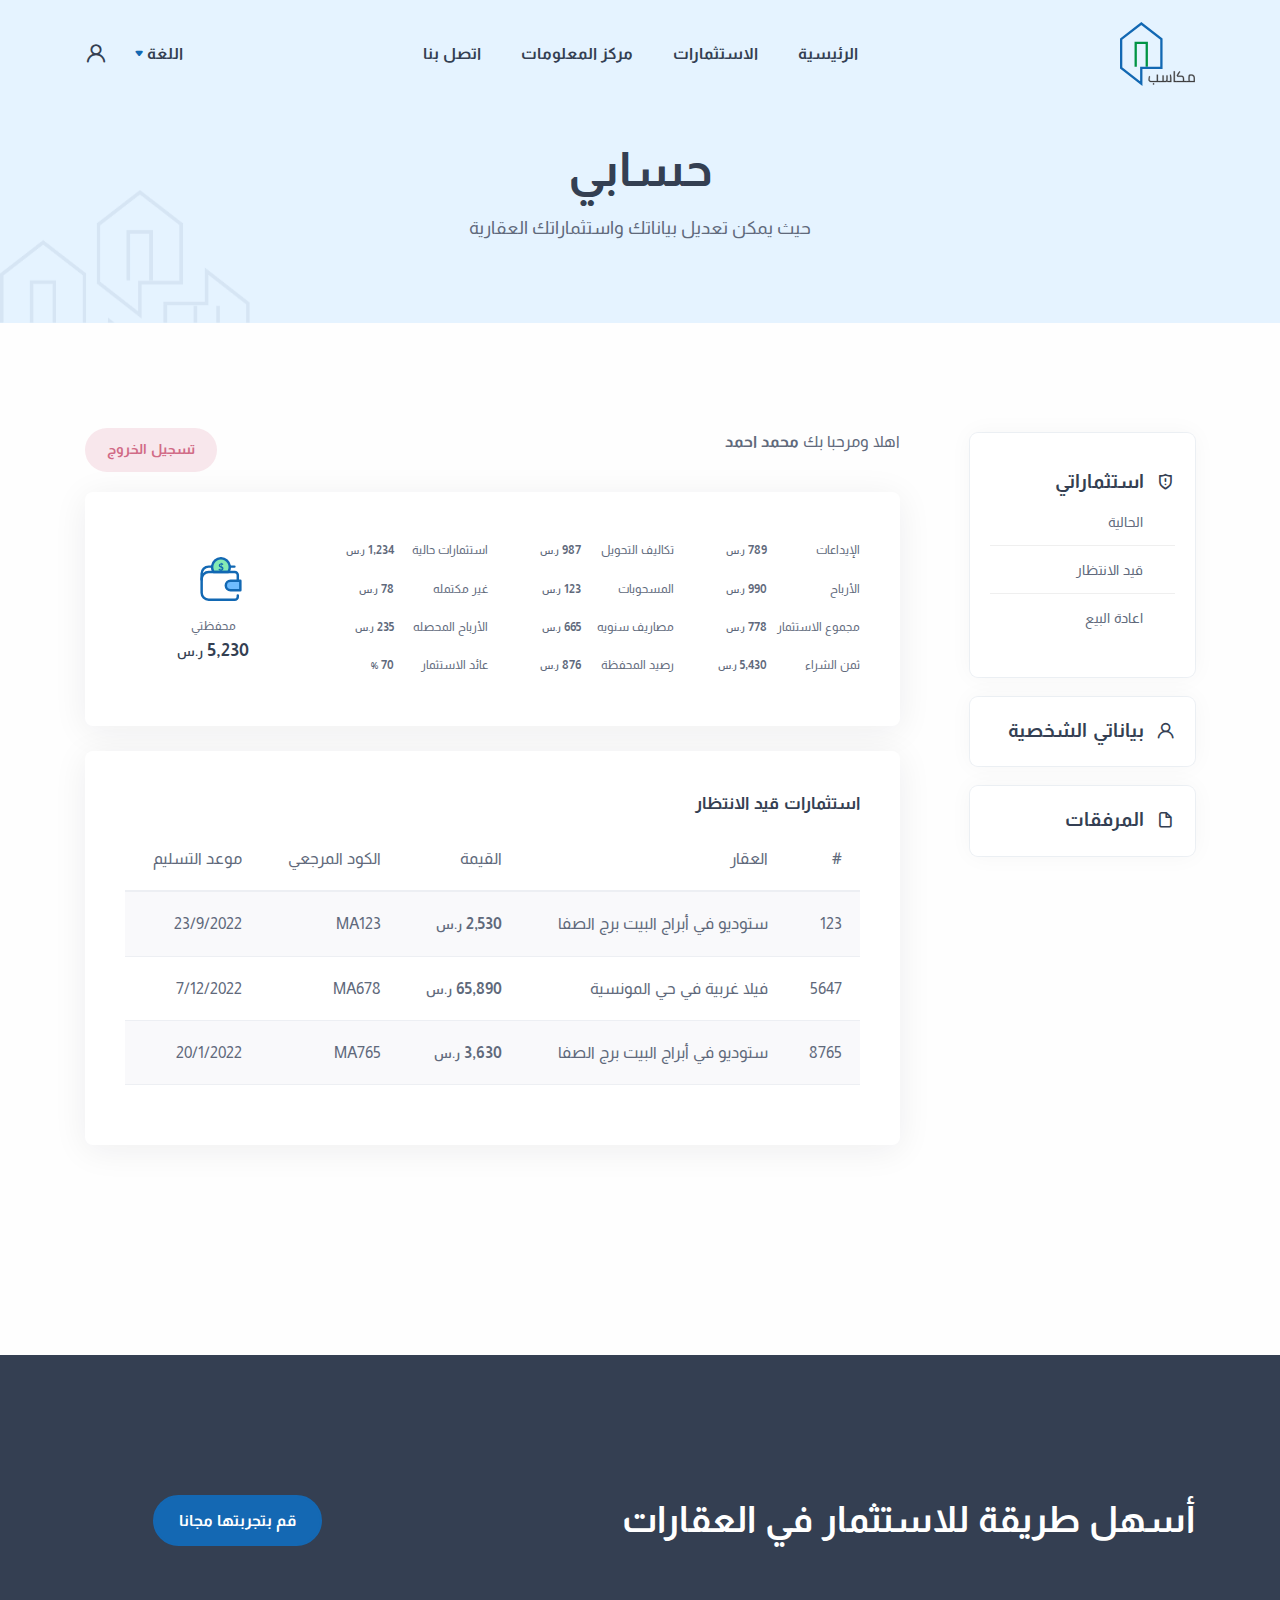
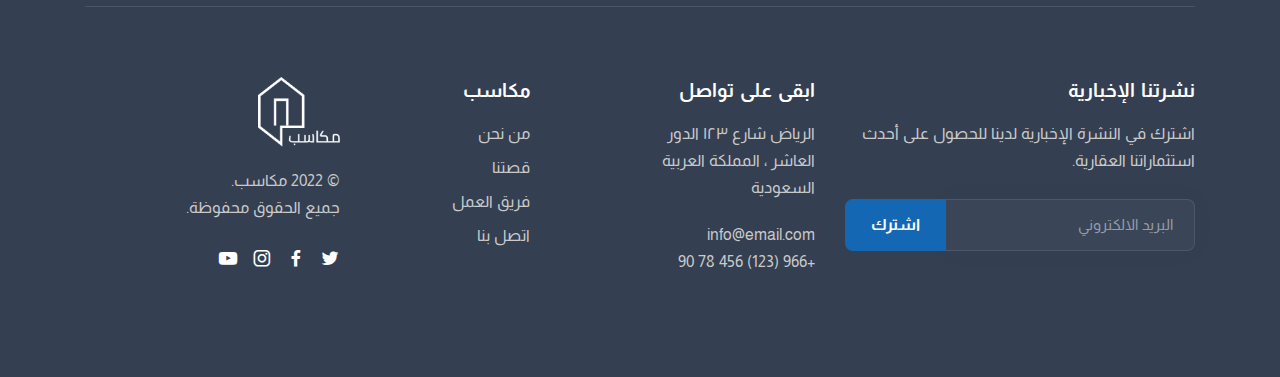
<file: myaccount.html>
<!DOCTYPE html>
<html lang="en">

<head>
    <meta charset="utf-8">
    <meta name="viewport" content="width=device-width, initial-scale=1.0">
    <meta name="description" content="An impressive and flawless site template that includes various UI elements and countless features, attractive ready-made blocks and rich pages, basically everything you need to create a unique and professional website.">
    <meta name="keywords" content="bootstrap 5, business, corporate, creative, gulp, marketing, minimal, modern, multipurpose, one page, responsive, saas, sass, seo, startup">
    <meta name="author" content="elemis">
    <title>مكاسب</title>
    <link rel="shortcut icon" href="./assets/img/favicon.png">
    <link rel="stylesheet" href="./assets/css/plugins.css">
    <link rel="stylesheet" href="./assets/css/style.css">
    <link rel="stylesheet" href="./assets/css/colors/blue.css">
</head>

<body>
    <div class="content-wrapper">

        <header class="wrapper bg-soft-primary">
            <nav class="navbar navbar-expand-lg center-nav transparent navbar-light">
                <div class="container flex-lg-row flex-nowrap align-items-center">
                    <div class="navbar-brand w-100">
                        <a href="indexlogged.html">
                            <img src="./assets/img/logo.svg" alt="Makaseb" />
                        </a>
                    </div>
                    <div class="navbar-collapse offcanvas-nav">
                        <div class="offcanvas-header d-lg-none d-xl-none">

                            <button type="button" class="btn-close btn-close-white offcanvas-close offcanvas-nav-close" aria-label="Close"></button>
                        </div>
                        <ul class="navbar-nav">
                            <li class="nav-item">
                                <a class="nav-link" href="indexlogged.html">الرئيسية</a>
                            </li>
                            <li class="nav-item">
                                <a class="nav-link" href="investments.html">الاستثمارات</a>
                            </li>
                            <li class="nav-item">
                                <a class="nav-link" href="knowledge.html">مركز المعلومات</a>
                            </li>
                            <li class="nav-item">
                                <a class="nav-link" href="contact.html">اتصل بنا</a>
                            </li>

                        </ul>
                        <!-- /.navbar-nav -->
                    </div>

                    <!-- /.navbar-collapse -->
                    <div class="navbar-other w-100 d-flex ms-auto">
                        <ul class="navbar-nav flex-row align-items-center ms-auto" data-sm-skip="true">
                            <li class="nav-item dropdown language-select text-uppercase">
                                <a class="nav-link dropdown-item dropdown-toggle" href="#" role="button" data-bs-toggle="dropdown" aria-haspopup="true" aria-expanded="false">اللغة</a>
                                <ul class="dropdown-menu">
                                    <li class="nav-item"><a class="dropdown-item" href="index.html">العـربـيـة</a></li>
                                    <li class="nav-item"><a class="dropdown-item" href="indexEn.html">English</a></li>
                                </ul>
                            </li>
                            <li class="nav-item">

                                <a class="nav-link" href="myaccount.html" data-bs-toggle="tooltip" data-bs-placement="bottom" title="مرحبا / محمد احمد">
                                    <i class="uil uil-user"></i>
                                </a>
                            </li>
                            <li class="nav-item d-lg-none">
                                <div class="navbar-hamburger"><button class="hamburger animate plain" data-toggle="offcanvas-nav"><span></span></button></div>
                            </li>
                        </ul>
                        <!-- /.navbar-nav -->
                    </div>
                    <!-- /.navbar-other -->


                </div>
                <!-- /.container -->
            </nav>
            <!-- /.navbar -->
        </header>
        <!-- /header -->
        <section class="wrapper bg-soft-primary watermark">
            <div class="container pt-8 pb-8 pt-md-10 pb-md-10 text-center">
                <div class="row">
                    <div class="col-xl-5 mx-auto mb-6">
                        <h1 class="display-1 mb-3">حسابي</h1>
                        <p class="lead mb-0">حيث يمكن تعديل بياناتك واستثماراتك العقارية </p>
                    </div>
                    <!-- /column -->
                </div>
                <!-- /.row -->
            </div>
            <!-- /.container -->
        </section>
        <!-- /section -->
        <section class="wrapper">
            <div class="container pb-14 pb-md-16">

                <!-- /.row -->
                <div class="row gx-lg-8 gx-xl-12 my-14">
                    <div class="col-lg-3 ">

                        <div class="card myaccountlist mt-4">
                            <div class="card-body">
                                <h4 class="pt-3">
                                    <span><i class="uil uil-shield-exclamation"></i></span>استثماراتي
                                </h4>
                                <ul class="list-unstyled pe-0 mb-0 pb-3">
                                    <li><a href="myaccountcurrent.html">الحالية</a></li>
                                    <li><a href="myaccountpending.html">قيد الانتظار</a></li>
                                    <li><a href="myaccountpresale.html">اعادة البيع</a></li>
                                </ul>
                            </div>
                        </div>

                        <div class="card myaccountlist mt-4">
                            <div class="card-body">
                                <h4>
                                    <a href="editprofile.html">
                                        <span><i class="uil uil-user"></i></span>بياناتي الشخصية
                                    </a>
                                </h4>
                            </div>
                        </div>

                        <div class="card myaccountlist mt-4">
                            <div class="card-body">
                                <h4>
                                    <a href="files.html">
                                        <span><i class="uil uil-file"></i></span>المرفقات
                                    </a>
                                </h4>
                            </div>
                        </div>

                    </div>
                    <!--/column -->
                    <div class="col-lg-9 mt-9 mt-md-3">

                        <div class="row">
                            <div class="col-6 ">
                                <p>
                                    اهلا ومرحبا بك <b>محمد احمد</b>
                                </p>
                            </div>
                            <div class="col-6 text-end mb-4">
                                <a href="index.html" class="btn btn-soft-pink rounded-pill btn-sm">تسجيل الخروج</a> </div>

                        </div>


                        <div class="card shadow-lg mywallet">
                            <div class="card-body">

                                <div class="row g-2">
                                    <div class="col-md-3">

                                        <div class="row g-2">
                                            <div class="col">
                                                <p class="mb-0">
                                                    الإيداعات
                                                </p>
                                            </div>
                                            <div class="col">
                                                <p class="mb-0">
                                                    <b>
                                                        789 <small>ر.س</small>
                                                    </b>
                                                </p>
                                            </div>

                                        </div>

                                        <div class="row g-2">
                                            <div class="col">
                                                <p class="mb-0">
                                                    الأرباح
                                                </p>
                                            </div>
                                            <div class="col">
                                                <p class="mb-0">
                                                    <b>
                                                        990 <small>ر.س</small>
                                                    </b>
                                                </p>
                                            </div>

                                        </div>

                                        <div class="row g-2">
                                            <div class="col">
                                                <p class="mb-0">
                                                    مجموع الاستثمار
                                                </p>
                                            </div>
                                            <div class="col">
                                                <p class="mb-0">
                                                    <b>
                                                        778 <small>ر.س</small>
                                                    </b>
                                                </p>
                                            </div>

                                        </div>

                                        <div class="row g-2">
                                            <div class="col">
                                                <p class="mb-0">
                                                    ثمن الشراء

                                                </p>
                                            </div>
                                            <div class="col">
                                                <p class="mb-0">
                                                    <b>
                                                        5,430 <small>ر.س</small>
                                                    </b>
                                                </p>
                                            </div>

                                        </div>

                                    </div>
                                    <div class="col-md-3">

                                        <div class="row g-2">
                                            <div class="col">
                                                <p class="mb-0">
                                                    تكاليف التحويل

                                                </p>
                                            </div>
                                            <div class="col">
                                                <p class="mb-0">
                                                    <b>
                                                        987 <small>ر.س</small>
                                                    </b>
                                                </p>
                                            </div>

                                        </div>

                                        <div class="row g-2">
                                            <div class="col">
                                                <p class="mb-0">
                                                    المسحوبات
                                                </p>
                                            </div>
                                            <div class="col">
                                                <p class="mb-0">
                                                    <b>
                                                        123 <small>ر.س</small>
                                                    </b>
                                                </p>
                                            </div>

                                        </div>

                                        <div class="row g-2">
                                            <div class="col">
                                                <p class="mb-0">
                                                    مصاريف سنويه

                                                </p>
                                            </div>
                                            <div class="col">
                                                <p class="mb-0">
                                                    <b>
                                                        665 <small>ر.س</small>
                                                    </b>
                                                </p>
                                            </div>

                                        </div>

                                        <div class="row g-2">
                                            <div class="col">
                                                <p class="mb-0">
                                                    رصيد المحفظة
                                                </p>
                                            </div>
                                            <div class="col">
                                                <p class="mb-0">
                                                    <b>
                                                        876 <small>ر.س</small>
                                                    </b>
                                                </p>
                                            </div>

                                        </div>

                                    </div>
                                    <div class="col-md-3">

                                        <div class="row g-2">
                                            <div class="col">
                                                <p class="mb-0">
                                                    استثمارات حالية

                                                </p>
                                            </div>
                                            <div class="col">
                                                <p class="mb-0">
                                                    <b>
                                                      1,234 <small>ر.س</small>
                                                    </b>
                                                </p>
                                            </div>

                                        </div>

                                        <div class="row g-2">
                                            <div class="col">
                                                <p class="mb-0">
                                                    غير مكتمله
                                                </p>
                                            </div>
                                            <div class="col">
                                                <p class="mb-0">
                                                    <b>
                                                        78 <small>ر.س</small>
                                                    </b>
                                                </p>
                                            </div>

                                        </div>

                                        <div class="row g-2">
                                            <div class="col">
                                                <p class="mb-0">
                                                    الأرباح المحصله
                                                </p>
                                            </div>
                                            <div class="col">
                                                <p class="mb-0">
                                                    <b>
                                                        235 <small>ر.س</small>
                                                    </b>
                                                </p>
                                            </div>

                                        </div>

                                        <div class="row g-2">
                                            <div class="col">
                                                <p class="mb-0">
                                                    عائد الاستثمار

                                                </p>
                                            </div>
                                            <div class="col">
                                                <p class="mb-0">
                                                    <b>
                                                        70 <small>%</small>
                                                    </b>
                                                </p>
                                            </div>

                                        </div>

                                    </div>
                                    <div class="col-md-3 text-center">
                                        <div class="pe-3 mt-5">
                                            <img src="./assets/img/icons/lineal/wallet.svg" class="icon-svg icon-svg-sm text-primary" alt="" />
                                        </div>
                                        <small class="mb-0 mt-3 d-block">
                                            محفظتي
                                        </small>
                                        <h5>
                                            5,230 <small>ر.س</small>
                                        </h5>
                                    </div>


                                </div>

                            </div>
                        </div>

                        <div class="card shadow-lg mt-5">
                            <div class="card-body">
                                <h6>
                                    استثمارات قيد الانتظار
                                </h6>
                                <div class="table-responsive">


                                    <table class="table table-striped">
                                        <thead>
                                            <tr>
                                                <td>
                                                    #
                                                </td>
                                                <td>
                                                    العقار
                                                </td>
                                                <td>
                                                    القيمة
                                                </td>
                                                <td>
                                                    الكود المرجعي
                                                </td>
                                                <td>
                                                    موعد التسليم
                                                </td>
                                            </tr>
                                        </thead>
                                        <tr>
                                            <td>
                                                123
                                            </td>
                                            <td>
                                                ستوديو في أبراج البيت برج الصفا
                                            </td>
                                            <td>
                                                <p class="mb-0">
                                                    <b>
                                                    2,530 <small>ر.س</small>
                                                </b>
                                                </p>
                                            </td>
                                            <td>
                                                MA123
                                            </td>
                                            <td>
                                                23/9/2022
                                            </td>
                                        </tr>
                                        <tr>
                                            <td>
                                                5647
                                            </td>
                                            <td>
                                                فيلا غربية في حي المونسية
                                            </td>
                                            <td>
                                                <p class="mb-0">
                                                    <b>
                                                    65,890 <small>ر.س</small>
                                                </b>
                                                </p>
                                            </td>
                                            <td>
                                                MA678
                                            </td>
                                            <td>
                                                7/12/2022
                                            </td>
                                        </tr>
                                        <tr>
                                            <td>
                                                8765
                                            </td>
                                            <td>
                                                ستوديو في أبراج البيت برج الصفا
                                            </td>
                                            <td>
                                                <p class="mb-0">
                                                    <b>
                                                    3,630 <small>ر.س</small>
                                                </b>
                                                </p>
                                            </td>
                                            <td>
                                                MA765
                                            </td>
                                            <td>
                                                20/1/2022
                                            </td>
                                        </tr>
                                    </table>
                                </div>
                            </div>
                        </div>
                    </div>
                    <!--/column -->

                </div>

            </div>
            <!-- /.container -->
        </section>
        <!-- /section -->

    </div>
    <!-- /.content-wrapper -->
    <footer class="bg-navy text-inverse">
        <div class="container pt-15 pt-md-17 pb-13 pb-md-15">
            <div class="d-lg-flex flex-row align-items-lg-center">
                <h3 class="display-4 mb-6 mb-lg-0 pe-lg-20 pe-xl-22 pe-xxl-25 text-white">أسهل طريقة للاستثمار في العقارات
                </h3>
                <a href="register.html" class="btn btn-primary rounded-pill mb-0 text-nowrap">قم بتجربتها مجانا</a>
            </div>
            <!--/div -->
            <hr class="mt-11 mb-12" />
            <div class="row gy-6 gy-lg-0">
                <div class="col-md-12 col-lg-4 ">
                    <div class="widget">
                        <h4 class="widget-title text-white mb-3">نشرتنا الإخبارية</h4>
                        <p class="mb-5">اشترك في النشرة الإخبارية لدينا للحصول على أحدث استثماراتنا العقارية.</p>
                        <div class="newsletter-wrapper">
                            <!-- Begin Mailchimp Signup Form -->
                            <div>
                                <div class="dark-fields">
                                    <div>
                                        <div class="mc-field-group input-group form-floating">

                                            <input type="email" value="" name="" class="required email form-control" placeholder="Email Address">
                                            <input type="submit" value="اشترك" class="btn btn-primary ">
                                            <label for="mce-EMAIL2">البريد الالكتروني</label>
                                        </div>
                                    </div>
                                </div>
                            </div>
                            <!--End mc_embed_signup-->
                        </div>
                        <!-- /.newsletter-wrapper -->
                    </div>
                    <!-- /.widget -->
                </div>
                <!-- /column -->

                <div class="col-md-4 col-lg-3 ">
                    <div class="widget">
                        <h4 class="widget-title text-white mb-3">ابقى على تواصل</h4>
                        <address class="pe-xl-15 pe-xxl-17">الرياض شارع ١٢٣ الدور العاشر ، المملكة العربية السعودية
                        </address>
                        <a href="mailto:email.com">info@email.com</a><br /> +966 (123) 456 78 90
                    </div>
                    <!-- /.widget -->
                </div>
                <!-- /column -->
                <div class="col-md-4 col-lg-2 ">
                    <div class="widget">
                        <h4 class="widget-title text-white mb-3">مكاسب</h4>
                        <ul class="list-unstyled  mb-0">
                            <li><a href="about.html">من نحن</a></li>
                            <li><a href="story.html">قصتنا</a></li>
                            <li><a href="team.html">فريق العمل</a></li>
                            <li><a href="contact.html">اتصل بنا</a></li>
                        </ul>
                    </div>
                    <!-- /.widget -->
                </div>
                <!-- /column -->
                <div class="col-md-4 col-lg-3 ">
                    <div class="widget">
                        <img class="mb-4" src="./assets/img/logo-light.png" srcset="./assets/img/logo-light@2x.png 2x" alt="" />
                        <p class="mb-4">© 2022 مكاسب. <br class="d-none d-lg-block" />جميع الحقوق محفوظة.</p>
                        <nav class="nav social social-white">
                            <a href="#"><i class="uil uil-twitter"></i></a>
                            <a href="#"><i class="uil uil-facebook-f"></i></a>

                            <a href="#"><i class="uil uil-instagram"></i></a>
                            <a href="#"><i class="uil uil-youtube"></i></a>
                        </nav>
                        <!-- /.social -->
                    </div>
                    <!-- /.widget -->
                </div>
                <!-- /column -->
            </div>
            <!--/.row -->
        </div>
        <!-- /.container -->
    </footer>
    <div class="progress-wrap">
        <svg class="progress-circle svg-content" width="100%" height="100%" viewBox="-1 -1 102 102">
            <path d="M50,1 a49,49 0 0,1 0,98 a49,49 0 0,1 0,-98" />
        </svg>
    </div>
    <script src="https://cdnjs.cloudflare.com/ajax/libs/jquery/3.6.0/jquery.min.js" integrity="sha512-894YE6QWD5I59HgZOGReFYm4dnWc1Qt5NtvYSaNcOP+u1T9qYdvdihz0PPSiiqn/+/3e7Jo4EaG7TubfWGUrMQ==" crossorigin="anonymous"></script>
    <script src="https://cdn.jsdelivr.net/npm/bootstrap@5.1.3/dist/js/bootstrap.bundle.min.js" integrity="sha384-ka7Sk0Gln4gmtz2MlQnikT1wXgYsOg+OMhuP+IlRH9sENBO0LRn5q+8nbTov4+1p" crossorigin="anonymous"></script>
    <script src="./assets/js/plugins.js"></script>
    <script src="./assets/js/theme.js"></script>
</body>

</html>
</file>
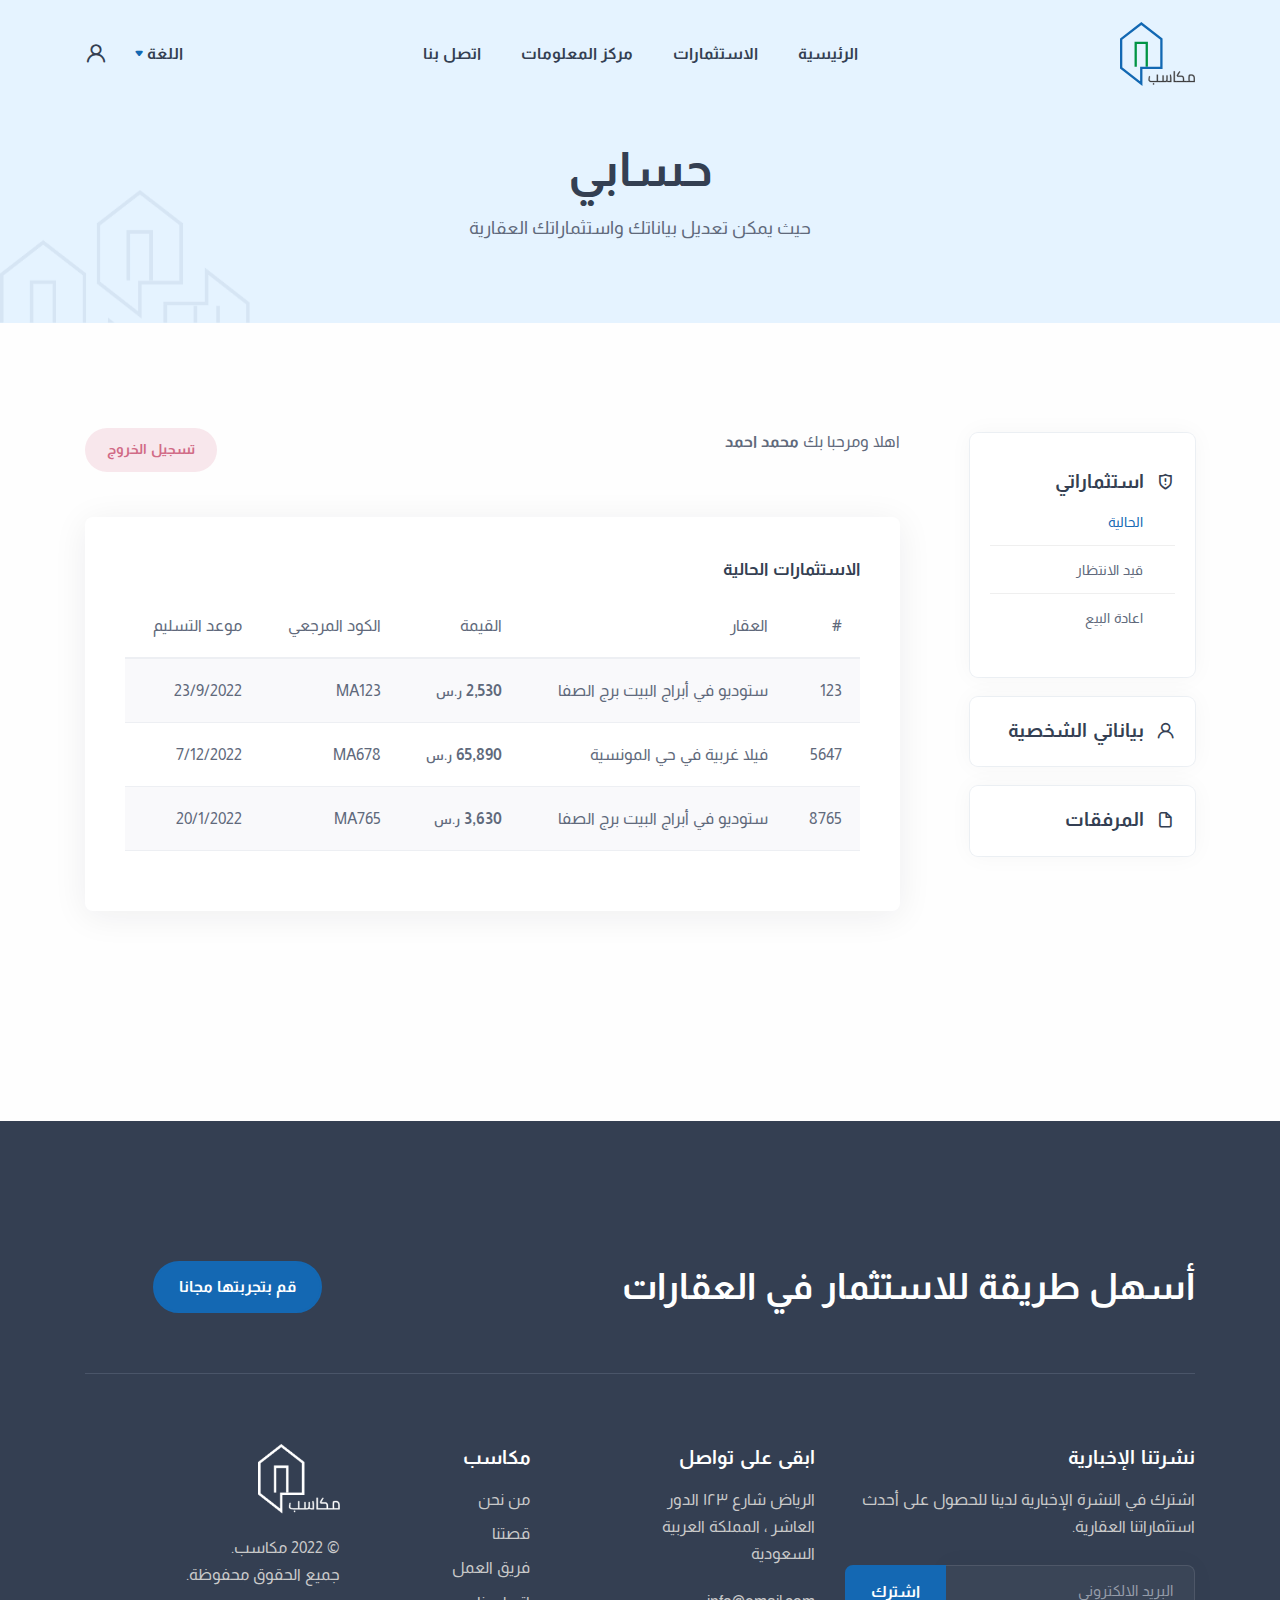
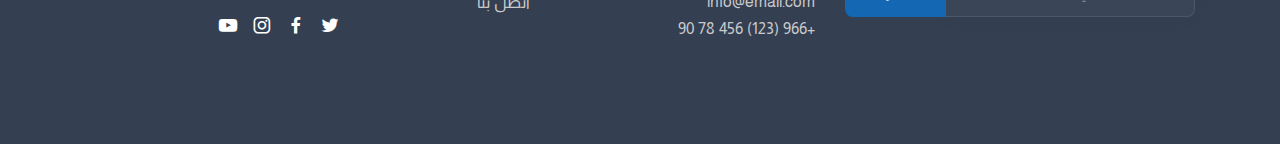
<file: myaccountcurrent.html>
<!DOCTYPE html>
<html lang="en">

<head>
    <meta charset="utf-8">
    <meta name="viewport" content="width=device-width, initial-scale=1.0">
    <meta name="description" content="An impressive and flawless site template that includes various UI elements and countless features, attractive ready-made blocks and rich pages, basically everything you need to create a unique and professional website.">
    <meta name="keywords" content="bootstrap 5, business, corporate, creative, gulp, marketing, minimal, modern, multipurpose, one page, responsive, saas, sass, seo, startup">
    <meta name="author" content="elemis">
    <title>مكاسب</title>
    <link rel="shortcut icon" href="./assets/img/favicon.png">
    <link rel="stylesheet" href="./assets/css/plugins.css">
    <link rel="stylesheet" href="./assets/css/style.css">
    <link rel="stylesheet" href="./assets/css/colors/blue.css">
</head>

<body>
    <div class="content-wrapper">

        <header class="wrapper bg-soft-primary">
            <nav class="navbar navbar-expand-lg center-nav transparent navbar-light">
                <div class="container flex-lg-row flex-nowrap align-items-center">
                    <div class="navbar-brand w-100">
                        <a href="indexlogged.html">
                            <img src="./assets/img/logo.svg" alt="Makaseb" />
                        </a>
                    </div>
                    <div class="navbar-collapse offcanvas-nav">
                        <div class="offcanvas-header d-lg-none d-xl-none">

                            <button type="button" class="btn-close btn-close-white offcanvas-close offcanvas-nav-close" aria-label="Close"></button>
                        </div>
                        <ul class="navbar-nav">
                            <li class="nav-item">
                                <a class="nav-link" href="indexlogged.html">الرئيسية</a>
                            </li>
                            <li class="nav-item">
                                <a class="nav-link" href="investments.html">الاستثمارات</a>
                            </li>
                            <li class="nav-item">
                                <a class="nav-link" href="knowledge.html">مركز المعلومات</a>
                            </li>
                            <li class="nav-item">
                                <a class="nav-link" href="contact.html">اتصل بنا</a>
                            </li>

                        </ul>
                        <!-- /.navbar-nav -->
                    </div>

                    <!-- /.navbar-collapse -->
                    <div class="navbar-other w-100 d-flex ms-auto">
                        <ul class="navbar-nav flex-row align-items-center ms-auto" data-sm-skip="true">
                            <li class="nav-item dropdown language-select text-uppercase">
                                <a class="nav-link dropdown-item dropdown-toggle" href="#" role="button" data-bs-toggle="dropdown" aria-haspopup="true" aria-expanded="false">اللغة</a>
                                <ul class="dropdown-menu">
                                    <li class="nav-item"><a class="dropdown-item" href="index.html">العـربـيـة</a></li>
                                    <li class="nav-item"><a class="dropdown-item" href="indexEn.html">English</a></li>
                                </ul>
                            </li>
                            <li class="nav-item">

                                <a class="nav-link" href="myaccount.html" data-bs-toggle="tooltip" data-bs-placement="bottom" title="مرحبا / محمد احمد">
                                    <i class="uil uil-user"></i>
                                </a>
                            </li>
                            <li class="nav-item d-lg-none">
                                <div class="navbar-hamburger"><button class="hamburger animate plain" data-toggle="offcanvas-nav"><span></span></button></div>
                            </li>
                        </ul>
                        <!-- /.navbar-nav -->
                    </div>
                    <!-- /.navbar-other -->


                </div>
                <!-- /.container -->
            </nav>
            <!-- /.navbar -->
        </header>
        <!-- /header -->
        <section class="wrapper bg-soft-primary watermark">
            <div class="container pt-8 pb-8 pt-md-10 pb-md-10 text-center">
                <div class="row">
                    <div class="col-xl-5 mx-auto mb-6">
                        <h1 class="display-1 mb-3">حسابي</h1>
                        <p class="lead mb-0">حيث يمكن تعديل بياناتك واستثماراتك العقارية </p>
                    </div>
                    <!-- /column -->
                </div>
                <!-- /.row -->
            </div>
            <!-- /.container -->
        </section>
        <!-- /section -->
        <section class="wrapper">
            <div class="container pb-14 pb-md-16">

                <!-- /.row -->
                <div class="row gx-lg-8 gx-xl-12 my-14">

                    <div class="col-lg-3 ">

                        <div class="card myaccountlist mt-4">
                            <div class="card-body">
                                <h4 class="pt-3">
                                    <span><i class="uil uil-shield-exclamation"></i></span>استثماراتي
                                </h4>
                                <ul class="list-unstyled pe-0 mb-0 pb-3">
                                    <li><a class="text-primary" href="myaccountcurrent.html">الحالية</a></li>
                                    <li><a href="myaccountpending.html">قيد الانتظار</a></li>
                                    <li><a href="myaccountpresale.html">اعادة البيع</a></li>
                                </ul>
                            </div>
                        </div>

                        <div class="card myaccountlist mt-4">
                            <div class="card-body">
                                <h4>
                                    <a href="editprofile.html">
                                        <span><i class="uil uil-user"></i></span>بياناتي الشخصية
                                    </a>
                                </h4>
                            </div>
                        </div>

                        <div class="card myaccountlist mt-4">
                            <div class="card-body">
                                <h4>
                                    <a href="files.html">
                                        <span><i class="uil uil-file"></i></span>المرفقات
                                    </a>
                                </h4>
                            </div>
                        </div>

                    </div>
                    <!--/column -->
                    <div class="col-lg-9  mt-9 mt-md-3">

                        <div class="row">
                            <div class="col-6 ">
                                <p>
                                    اهلا ومرحبا بك <b>محمد احمد</b>
                                </p>
                            </div>
                            <div class="col-6 text-end mb-4">
                                <a href="index.html" class="btn btn-soft-pink rounded-pill btn-sm">تسجيل الخروج</a>
                            </div>

                        </div>




                        <div class="card shadow-lg mt-5">
                            <div class="card-body">
                                <h6>
                                    الاستثمارات الحالية
                                </h6>
                                <div class="table-responsive">


                                    <table class="table table-striped">
                                        <thead>
                                            <tr>
                                                <td>
                                                    #
                                                </td>
                                                <td>
                                                    العقار
                                                </td>
                                                <td>
                                                    القيمة
                                                </td>
                                                <td>
                                                    الكود المرجعي
                                                </td>
                                                <td>
                                                    موعد التسليم
                                                </td>
                                            </tr>
                                        </thead>
                                        <tr>
                                            <td>
                                                123
                                            </td>
                                            <td>
                                                ستوديو في أبراج البيت برج الصفا
                                            </td>
                                            <td>
                                                <p class="mb-0">
                                                    <b>
                                                        2,530 <small>ر.س</small>
                                                    </b>
                                                </p>
                                            </td>
                                            <td>
                                                MA123
                                            </td>
                                            <td>
                                                23/9/2022
                                            </td>
                                        </tr>
                                        <tr>
                                            <td>
                                                5647
                                            </td>
                                            <td>
                                                فيلا غربية في حي المونسية
                                            </td>
                                            <td>
                                                <p class="mb-0">
                                                    <b>
                                                        65,890 <small>ر.س</small>
                                                    </b>
                                                </p>
                                            </td>
                                            <td>
                                                MA678
                                            </td>
                                            <td>
                                                7/12/2022
                                            </td>
                                        </tr>
                                        <tr>
                                            <td>
                                                8765
                                            </td>
                                            <td>
                                                ستوديو في أبراج البيت برج الصفا
                                            </td>
                                            <td>
                                                <p class="mb-0">
                                                    <b>
                                                        3,630 <small>ر.س</small>
                                                    </b>
                                                </p>
                                            </td>
                                            <td>
                                                MA765
                                            </td>
                                            <td>
                                                20/1/2022
                                            </td>
                                        </tr>
                                    </table>
                                </div>
                            </div>
                        </div>
                    </div>
                    <!--/column -->
                </div>

            </div>
            <!-- /.container -->
        </section>
        <!-- /section -->

    </div>
    <!-- /.content-wrapper -->
    <footer class="bg-navy text-inverse">
        <div class="container pt-15 pt-md-17 pb-13 pb-md-15">
            <div class="d-lg-flex flex-row align-items-lg-center">
                <h3 class="display-4 mb-6 mb-lg-0 pe-lg-20 pe-xl-22 pe-xxl-25 text-white">أسهل طريقة للاستثمار في العقارات
                </h3>
                <a href="register.html" class="btn btn-primary rounded-pill mb-0 text-nowrap">قم بتجربتها مجانا</a>
            </div>
            <!--/div -->
            <hr class="mt-11 mb-12" />
            <div class="row gy-6 gy-lg-0">
                <div class="col-md-12 col-lg-4 ">
                    <div class="widget">
                        <h4 class="widget-title text-white mb-3">نشرتنا الإخبارية</h4>
                        <p class="mb-5">اشترك في النشرة الإخبارية لدينا للحصول على أحدث استثماراتنا العقارية.</p>
                        <div class="newsletter-wrapper">
                            <!-- Begin Mailchimp Signup Form -->
                            <div>
                                <div class="dark-fields">
                                    <div>
                                        <div class="mc-field-group input-group form-floating">

                                            <input type="email" value="" name="" class="required email form-control" placeholder="Email Address">
                                            <input type="submit" value="اشترك" class="btn btn-primary ">
                                            <label for="mce-EMAIL2">البريد الالكتروني</label>
                                        </div>
                                    </div>
                                </div>
                            </div>
                            <!--End mc_embed_signup-->
                        </div>
                        <!-- /.newsletter-wrapper -->
                    </div>
                    <!-- /.widget -->
                </div>
                <!-- /column -->

                <div class="col-md-4 col-lg-3 ">
                    <div class="widget">
                        <h4 class="widget-title text-white mb-3">ابقى على تواصل</h4>
                        <address class="pe-xl-15 pe-xxl-17">الرياض شارع ١٢٣ الدور العاشر ، المملكة العربية السعودية
                        </address>
                        <a href="mailto:email.com">info@email.com</a><br /> +966 (123) 456 78 90
                    </div>
                    <!-- /.widget -->
                </div>
                <!-- /column -->
                <div class="col-md-4 col-lg-2 ">
                    <div class="widget">
                        <h4 class="widget-title text-white mb-3">مكاسب</h4>
                        <ul class="list-unstyled  mb-0">
                            <li><a href="about.html">من نحن</a></li>
                            <li><a href="story.html">قصتنا</a></li>
                            <li><a href="team.html">فريق العمل</a></li>
                            <li><a href="contact.html">اتصل بنا</a></li>
                        </ul>
                    </div>
                    <!-- /.widget -->
                </div>
                <!-- /column -->
                <div class="col-md-4 col-lg-3 ">
                    <div class="widget">
                        <img class="mb-4" src="./assets/img/logo-light.png" srcset="./assets/img/logo-light@2x.png 2x" alt="" />
                        <p class="mb-4">© 2022 مكاسب. <br class="d-none d-lg-block" />جميع الحقوق محفوظة.</p>
                        <nav class="nav social social-white">
                            <a href="#"><i class="uil uil-twitter"></i></a>
                            <a href="#"><i class="uil uil-facebook-f"></i></a>

                            <a href="#"><i class="uil uil-instagram"></i></a>
                            <a href="#"><i class="uil uil-youtube"></i></a>
                        </nav>
                        <!-- /.social -->
                    </div>
                    <!-- /.widget -->
                </div>
                <!-- /column -->
            </div>
            <!--/.row -->
        </div>
        <!-- /.container -->
    </footer>
    <div class="progress-wrap">
        <svg class="progress-circle svg-content" width="100%" height="100%" viewBox="-1 -1 102 102">
            <path d="M50,1 a49,49 0 0,1 0,98 a49,49 0 0,1 0,-98" />
        </svg>
    </div>
    <script src="https://cdnjs.cloudflare.com/ajax/libs/jquery/3.6.0/jquery.min.js" integrity="sha512-894YE6QWD5I59HgZOGReFYm4dnWc1Qt5NtvYSaNcOP+u1T9qYdvdihz0PPSiiqn/+/3e7Jo4EaG7TubfWGUrMQ==" crossorigin="anonymous"></script>
    <script src="https://cdn.jsdelivr.net/npm/bootstrap@5.1.3/dist/js/bootstrap.bundle.min.js" integrity="sha384-ka7Sk0Gln4gmtz2MlQnikT1wXgYsOg+OMhuP+IlRH9sENBO0LRn5q+8nbTov4+1p" crossorigin="anonymous"></script>
    <script src="./assets/js/plugins.js"></script>
    <script src="./assets/js/theme.js"></script>
</body>

</html>
</file>
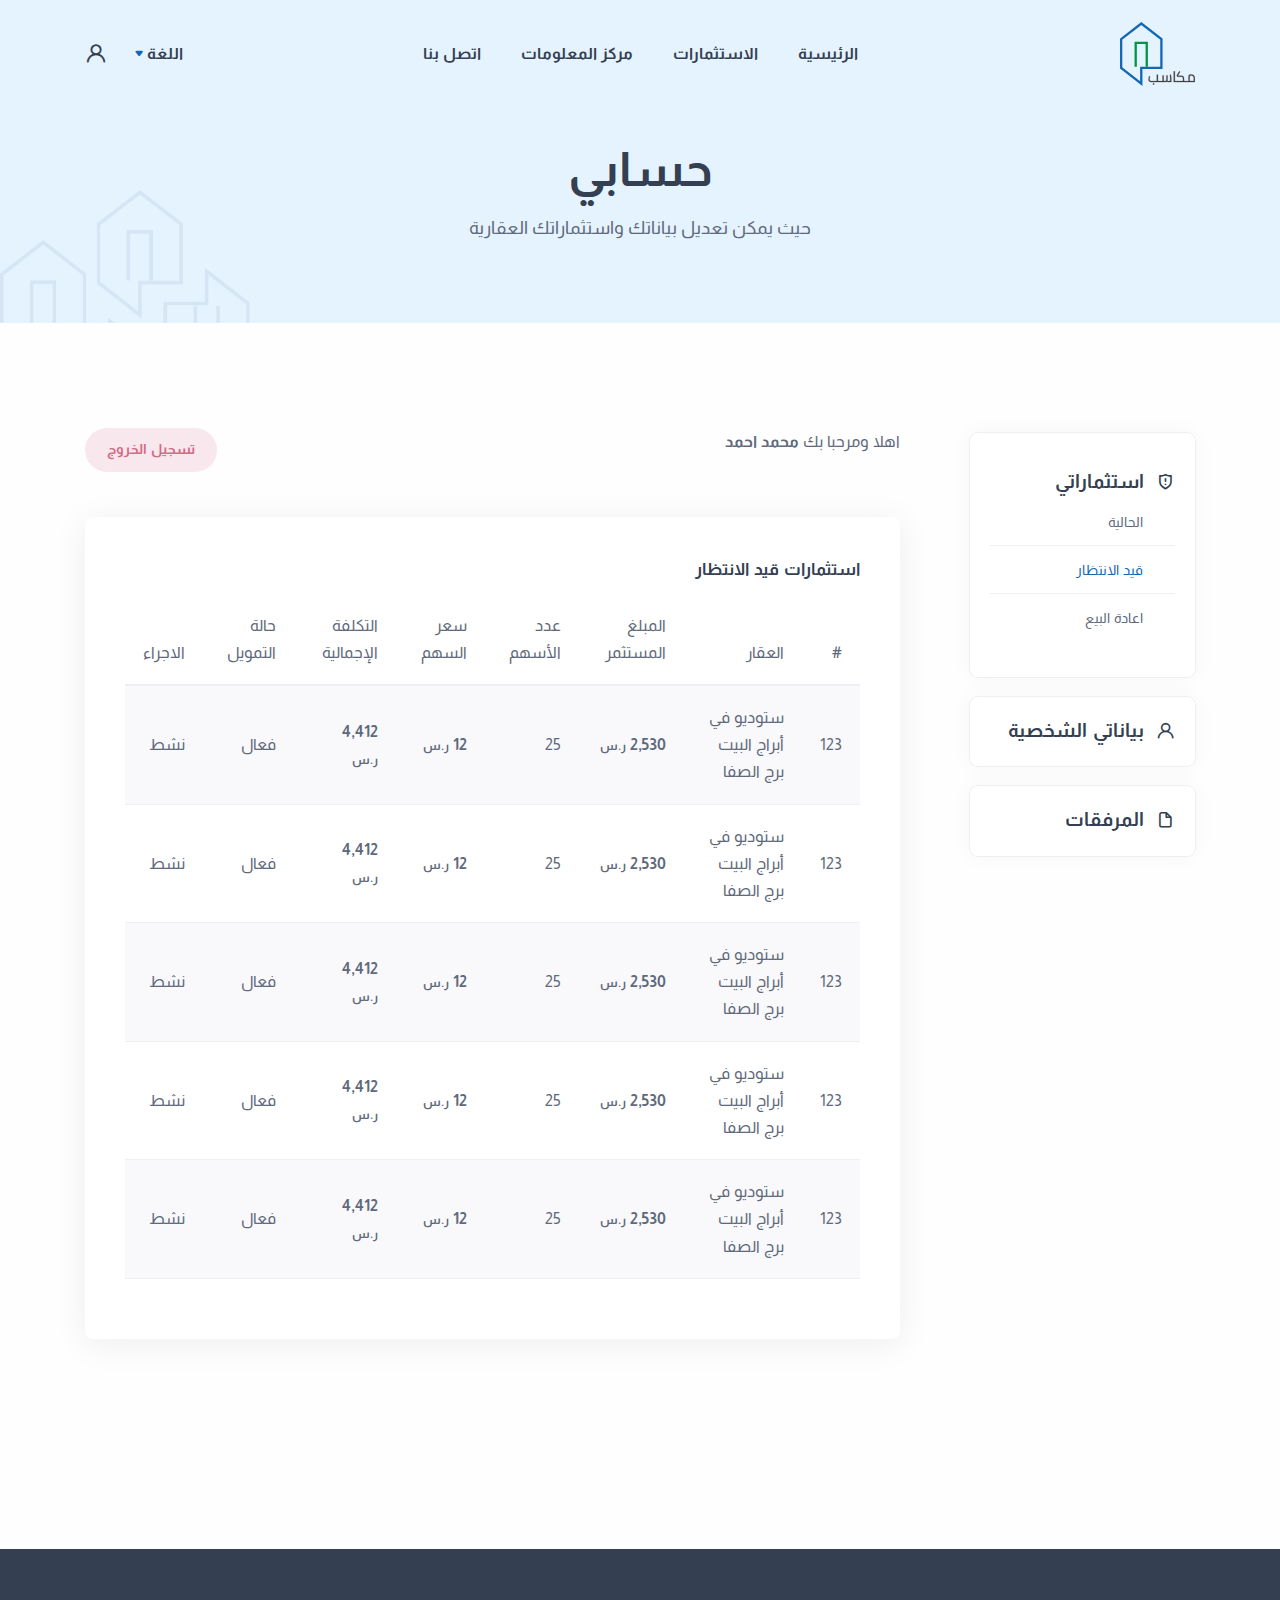
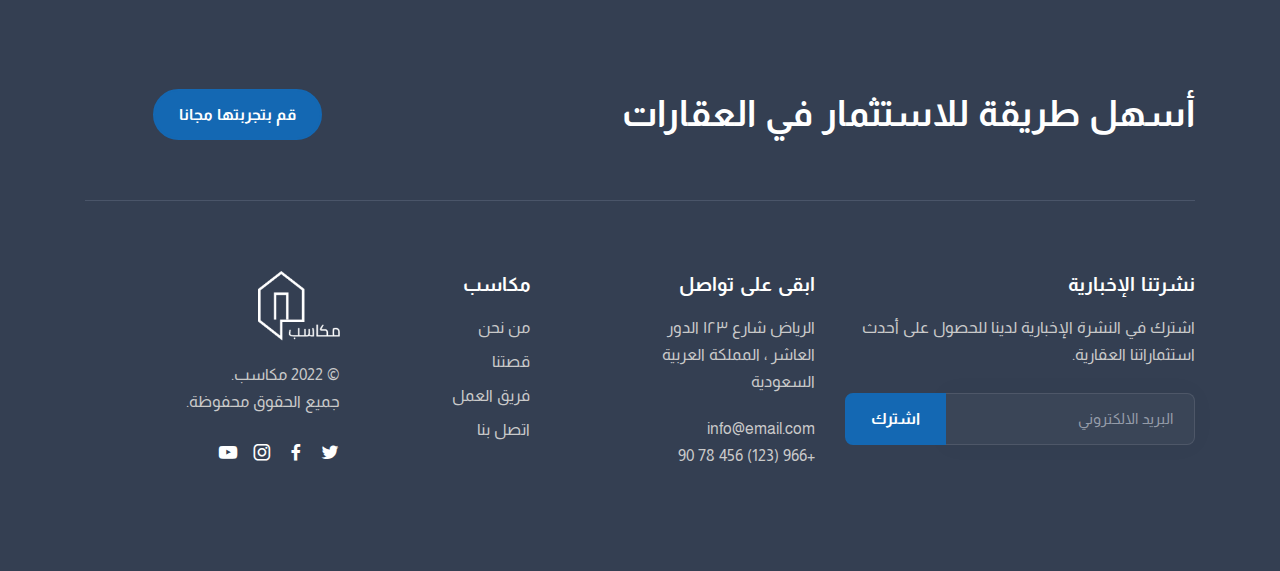
<file: myaccountpending.html>
<!DOCTYPE html>
<html lang="en">

<head>
    <meta charset="utf-8">
    <meta name="viewport" content="width=device-width, initial-scale=1.0">
    <meta name="description" content="An impressive and flawless site template that includes various UI elements and countless features, attractive ready-made blocks and rich pages, basically everything you need to create a unique and professional website.">
    <meta name="keywords" content="bootstrap 5, business, corporate, creative, gulp, marketing, minimal, modern, multipurpose, one page, responsive, saas, sass, seo, startup">
    <meta name="author" content="elemis">
    <title>مكاسب</title>
    <link rel="shortcut icon" href="./assets/img/favicon.png">
    <link rel="stylesheet" href="./assets/css/plugins.css">
    <link rel="stylesheet" href="./assets/css/style.css">
    <link rel="stylesheet" href="./assets/css/colors/blue.css">
</head>

<body>
    <div class="content-wrapper">

        <header class="wrapper bg-soft-primary">
            <nav class="navbar navbar-expand-lg center-nav transparent navbar-light">
                <div class="container flex-lg-row flex-nowrap align-items-center">
                    <div class="navbar-brand w-100">
                        <a href="indexlogged.html">
                            <img src="./assets/img/logo.svg" alt="Makaseb" />
                        </a>
                    </div>
                    <div class="navbar-collapse offcanvas-nav">
                        <div class="offcanvas-header d-lg-none d-xl-none">

                            <button type="button" class="btn-close btn-close-white offcanvas-close offcanvas-nav-close" aria-label="Close"></button>
                        </div>
                        <ul class="navbar-nav">
                            <li class="nav-item">
                                <a class="nav-link" href="indexlogged.html">الرئيسية</a>
                            </li>
                            <li class="nav-item">
                                <a class="nav-link" href="investments.html">الاستثمارات</a>
                            </li>
                            <li class="nav-item">
                                <a class="nav-link" href="knowledge.html">مركز المعلومات</a>
                            </li>
                            <li class="nav-item">
                                <a class="nav-link" href="contact.html">اتصل بنا</a>
                            </li>

                        </ul>
                        <!-- /.navbar-nav -->
                    </div>

                    <!-- /.navbar-collapse -->
                    <div class="navbar-other w-100 d-flex ms-auto">
                        <ul class="navbar-nav flex-row align-items-center ms-auto" data-sm-skip="true">
                            <li class="nav-item dropdown language-select text-uppercase">
                                <a class="nav-link dropdown-item dropdown-toggle" href="#" role="button" data-bs-toggle="dropdown" aria-haspopup="true" aria-expanded="false">اللغة</a>
                                <ul class="dropdown-menu">
                                    <li class="nav-item"><a class="dropdown-item" href="index.html">العـربـيـة</a></li>
                                    <li class="nav-item"><a class="dropdown-item" href="indexEn.html">English</a></li>
                                </ul>
                            </li>
                            <li class="nav-item">

                                <a class="nav-link" href="myaccount.html" data-bs-toggle="tooltip" data-bs-placement="bottom" title="مرحبا / محمد احمد">
                                    <i class="uil uil-user"></i>
                                </a>
                            </li>
                            <li class="nav-item d-lg-none">
                                <div class="navbar-hamburger"><button class="hamburger animate plain" data-toggle="offcanvas-nav"><span></span></button></div>
                            </li>
                        </ul>
                        <!-- /.navbar-nav -->
                    </div>
                    <!-- /.navbar-other -->


                </div>
                <!-- /.container -->
            </nav>
            <!-- /.navbar -->
        </header>
        <!-- /header -->
        <section class="wrapper bg-soft-primary watermark">
            <div class="container pt-8 pb-8 pt-md-10 pb-md-10 text-center">
                <div class="row">
                    <div class="col-xl-5 mx-auto mb-6">
                        <h1 class="display-1 mb-3">حسابي</h1>
                        <p class="lead mb-0">حيث يمكن تعديل بياناتك واستثماراتك العقارية </p>
                    </div>
                    <!-- /column -->
                </div>
                <!-- /.row -->
            </div>
            <!-- /.container -->
        </section>
        <!-- /section -->
        <section class="wrapper">
            <div class="container pb-14 pb-md-16">

                <!-- /.row -->
                <div class="row gx-lg-8 gx-xl-12 my-14">

                    <div class="col-lg-3 ">

                        <div class="card myaccountlist mt-4">
                            <div class="card-body">
                                <h4 class="pt-3">
                                    <span><i class="uil uil-shield-exclamation"></i></span>استثماراتي
                                </h4>
                                <ul class="list-unstyled pe-0 mb-0 pb-3">
                                    <li><a href="myaccountcurrent.html">الحالية</a></li>
                                    <li><a class="text-primary" href="myaccountpending.html">قيد الانتظار</a></li>
                                    <li><a href="myaccountpresale.html">اعادة البيع</a></li>
                                </ul>
                            </div>
                        </div>

                        <div class="card myaccountlist mt-4">
                            <div class="card-body">
                                <h4>
                                    <a href="editprofile.html">
                                        <span><i class="uil uil-user"></i></span>بياناتي الشخصية
                                    </a>
                                </h4>
                            </div>
                        </div>

                        <div class="card myaccountlist mt-4">
                            <div class="card-body">
                                <h4>
                                    <a href="files.html">
                                        <span><i class="uil uil-file"></i></span>المرفقات
                                    </a>
                                </h4>
                            </div>
                        </div>

                    </div>
                    <!--/column -->
                    <div class="col-lg-9  mt-9 mt-md-3">

                        <div class="row">
                            <div class="col-6 ">
                                <p>
                                    اهلا ومرحبا بك <b>محمد احمد</b>
                                </p>
                            </div>
                            <div class="col-6 text-end mb-4">
                                <a href="index.html" class="btn btn-soft-pink rounded-pill btn-sm">تسجيل الخروج</a>
                            </div>

                        </div>




                        <div class="card shadow-lg mt-5">
                            <div class="card-body">
                                <h6>
                                    استثمارات قيد الانتظار
                                </h6>
                                <div class="table-responsive">


                                    <table class="table table-striped">
                                        <thead>
                                            <tr>
                                                <td>
                                                    #
                                                </td>
                                                <td>
                                                    العقار
                                                </td>
                                                <td>
                                                    المبلغ المستثمر
                                                </td>
                                                <td>
                                                    عدد الأسهم
                                                </td>
                                                <td>
                                                    سعر السهم
                                                </td>
                                                <td>
                                                    التكلفة الإجمالية
                                                </td>
                                                <td>
                                                    حالة التمويل
                                                </td>
                                                <td>
                                                    الاجراء
                                                </td>
                                            </tr>
                                        </thead>
                                        <tr style="vertical-align: middle;">
                                            <td>
                                                123
                                            </td>
                                            <td>
                                                ستوديو في أبراج البيت برج الصفا
                                            </td>
                                            <td>
                                                <p class="mb-0">
                                                    <b>
                                                        2,530 <small>ر.س</small>
                                                    </b>
                                                </p>
                                            </td>
                                            <td>
                                                25
                                            </td>
                                            <td>
                                                <p class="mb-0">
                                                    <b>
                                                        12 <small>ر.س</small>
                                                    </b>
                                                </p>
                                            </td>
                                            <td>
                                                <p class="mb-0">
                                                    <b>
                                                        4,412 <small>ر.س</small>
                                                    </b>
                                                </p>
                                            </td>
                                            <td>
                                                فعال
                                            </td>
                                            <td>
                                                نشط
                                            </td>
                                        </tr>
                                        <tr style="vertical-align: middle;">
                                            <td>
                                                123
                                            </td>
                                            <td>
                                                ستوديو في أبراج البيت برج الصفا
                                            </td>
                                            <td>
                                                <p class="mb-0">
                                                    <b>
                                                        2,530 <small>ر.س</small>
                                                    </b>
                                                </p>
                                            </td>
                                            <td>
                                                25
                                            </td>
                                            <td>
                                                <p class="mb-0">
                                                    <b>
                                                        12 <small>ر.س</small>
                                                    </b>
                                                </p>
                                            </td>
                                            <td>
                                                <p class="mb-0">
                                                    <b>
                                                        4,412 <small>ر.س</small>
                                                    </b>
                                                </p>
                                            </td>
                                            <td>
                                                فعال
                                            </td>
                                            <td>
                                                نشط
                                            </td>
                                        </tr>
                                        <tr style="vertical-align: middle;">
                                            <td>
                                                123
                                            </td>
                                            <td>
                                                ستوديو في أبراج البيت برج الصفا
                                            </td>
                                            <td>
                                                <p class="mb-0">
                                                    <b>
                                                        2,530 <small>ر.س</small>
                                                    </b>
                                                </p>
                                            </td>
                                            <td>
                                                25
                                            </td>
                                            <td>
                                                <p class="mb-0">
                                                    <b>
                                                        12 <small>ر.س</small>
                                                    </b>
                                                </p>
                                            </td>
                                            <td>
                                                <p class="mb-0">
                                                    <b>
                                                        4,412 <small>ر.س</small>
                                                    </b>
                                                </p>
                                            </td>
                                            <td>
                                                فعال
                                            </td>
                                            <td>
                                                نشط
                                            </td>
                                        </tr>
                                        <tr style="vertical-align: middle;">
                                            <td>
                                                123
                                            </td>
                                            <td>
                                                ستوديو في أبراج البيت برج الصفا
                                            </td>
                                            <td>
                                                <p class="mb-0">
                                                    <b>
                                                        2,530 <small>ر.س</small>
                                                    </b>
                                                </p>
                                            </td>
                                            <td>
                                                25
                                            </td>
                                            <td>
                                                <p class="mb-0">
                                                    <b>
                                                        12 <small>ر.س</small>
                                                    </b>
                                                </p>
                                            </td>
                                            <td>
                                                <p class="mb-0">
                                                    <b>
                                                        4,412 <small>ر.س</small>
                                                    </b>
                                                </p>
                                            </td>
                                            <td>
                                                فعال
                                            </td>
                                            <td>
                                                نشط
                                            </td>
                                        </tr>
                                        <tr style="vertical-align: middle;">
                                            <td>
                                                123
                                            </td>
                                            <td>
                                                ستوديو في أبراج البيت برج الصفا
                                            </td>
                                            <td>
                                                <p class="mb-0">
                                                    <b>
                                                        2,530 <small>ر.س</small>
                                                    </b>
                                                </p>
                                            </td>
                                            <td>
                                                25
                                            </td>
                                            <td>
                                                <p class="mb-0">
                                                    <b>
                                                        12 <small>ر.س</small>
                                                    </b>
                                                </p>
                                            </td>
                                            <td>
                                                <p class="mb-0">
                                                    <b>
                                                        4,412 <small>ر.س</small>
                                                    </b>
                                                </p>
                                            </td>
                                            <td>
                                                فعال
                                            </td>
                                            <td>
                                                نشط
                                            </td>
                                        </tr>

                                    </table>
                                </div>
                            </div>
                        </div>
                    </div>
                    <!--/column -->
                </div>

            </div>
            <!-- /.container -->
        </section>
        <!-- /section -->

    </div>
    <!-- /.content-wrapper -->
    <footer class="bg-navy text-inverse">
        <div class="container pt-15 pt-md-17 pb-13 pb-md-15">
            <div class="d-lg-flex flex-row align-items-lg-center">
                <h3 class="display-4 mb-6 mb-lg-0 pe-lg-20 pe-xl-22 pe-xxl-25 text-white">أسهل طريقة للاستثمار في العقارات
                </h3>
                <a href="register.html" class="btn btn-primary rounded-pill mb-0 text-nowrap">قم بتجربتها مجانا</a>
            </div>
            <!--/div -->
            <hr class="mt-11 mb-12" />
            <div class="row gy-6 gy-lg-0">
                <div class="col-md-12 col-lg-4 ">
                    <div class="widget">
                        <h4 class="widget-title text-white mb-3">نشرتنا الإخبارية</h4>
                        <p class="mb-5">اشترك في النشرة الإخبارية لدينا للحصول على أحدث استثماراتنا العقارية.</p>
                        <div class="newsletter-wrapper">
                            <!-- Begin Mailchimp Signup Form -->
                            <div>
                                <div class="dark-fields">
                                    <div>
                                        <div class="mc-field-group input-group form-floating">

                                            <input type="email" value="" name="" class="required email form-control" placeholder="Email Address">
                                            <input type="submit" value="اشترك" class="btn btn-primary ">
                                            <label for="mce-EMAIL2">البريد الالكتروني</label>
                                        </div>
                                    </div>
                                </div>
                            </div>
                            <!--End mc_embed_signup-->
                        </div>
                        <!-- /.newsletter-wrapper -->
                    </div>
                    <!-- /.widget -->
                </div>
                <!-- /column -->

                <div class="col-md-4 col-lg-3 ">
                    <div class="widget">
                        <h4 class="widget-title text-white mb-3">ابقى على تواصل</h4>
                        <address class="pe-xl-15 pe-xxl-17">الرياض شارع ١٢٣ الدور العاشر ، المملكة العربية السعودية
                        </address>
                        <a href="mailto:email.com">info@email.com</a><br /> +966 (123) 456 78 90
                    </div>
                    <!-- /.widget -->
                </div>
                <!-- /column -->
                <div class="col-md-4 col-lg-2 ">
                    <div class="widget">
                        <h4 class="widget-title text-white mb-3">مكاسب</h4>
                        <ul class="list-unstyled  mb-0">
                            <li><a href="about.html">من نحن</a></li>
                            <li><a href="story.html">قصتنا</a></li>
                            <li><a href="team.html">فريق العمل</a></li>
                            <li><a href="contact.html">اتصل بنا</a></li>
                        </ul>
                    </div>
                    <!-- /.widget -->
                </div>
                <!-- /column -->
                <div class="col-md-4 col-lg-3 ">
                    <div class="widget">
                        <img class="mb-4" src="./assets/img/logo-light.png" srcset="./assets/img/logo-light@2x.png 2x" alt="" />
                        <p class="mb-4">© 2022 مكاسب. <br class="d-none d-lg-block" />جميع الحقوق محفوظة.</p>
                        <nav class="nav social social-white">
                            <a href="#"><i class="uil uil-twitter"></i></a>
                            <a href="#"><i class="uil uil-facebook-f"></i></a>

                            <a href="#"><i class="uil uil-instagram"></i></a>
                            <a href="#"><i class="uil uil-youtube"></i></a>
                        </nav>
                        <!-- /.social -->
                    </div>
                    <!-- /.widget -->
                </div>
                <!-- /column -->
            </div>
            <!--/.row -->
        </div>
        <!-- /.container -->
    </footer>
    <div class="progress-wrap">
        <svg class="progress-circle svg-content" width="100%" height="100%" viewBox="-1 -1 102 102">
            <path d="M50,1 a49,49 0 0,1 0,98 a49,49 0 0,1 0,-98" />
        </svg>
    </div>
    <script src="https://cdnjs.cloudflare.com/ajax/libs/jquery/3.6.0/jquery.min.js" integrity="sha512-894YE6QWD5I59HgZOGReFYm4dnWc1Qt5NtvYSaNcOP+u1T9qYdvdihz0PPSiiqn/+/3e7Jo4EaG7TubfWGUrMQ==" crossorigin="anonymous"></script>
    <script src="https://cdn.jsdelivr.net/npm/bootstrap@5.1.3/dist/js/bootstrap.bundle.min.js" integrity="sha384-ka7Sk0Gln4gmtz2MlQnikT1wXgYsOg+OMhuP+IlRH9sENBO0LRn5q+8nbTov4+1p" crossorigin="anonymous"></script>
    <script src="./assets/js/plugins.js"></script>
    <script src="./assets/js/theme.js"></script>
</body>

</html>
</file>
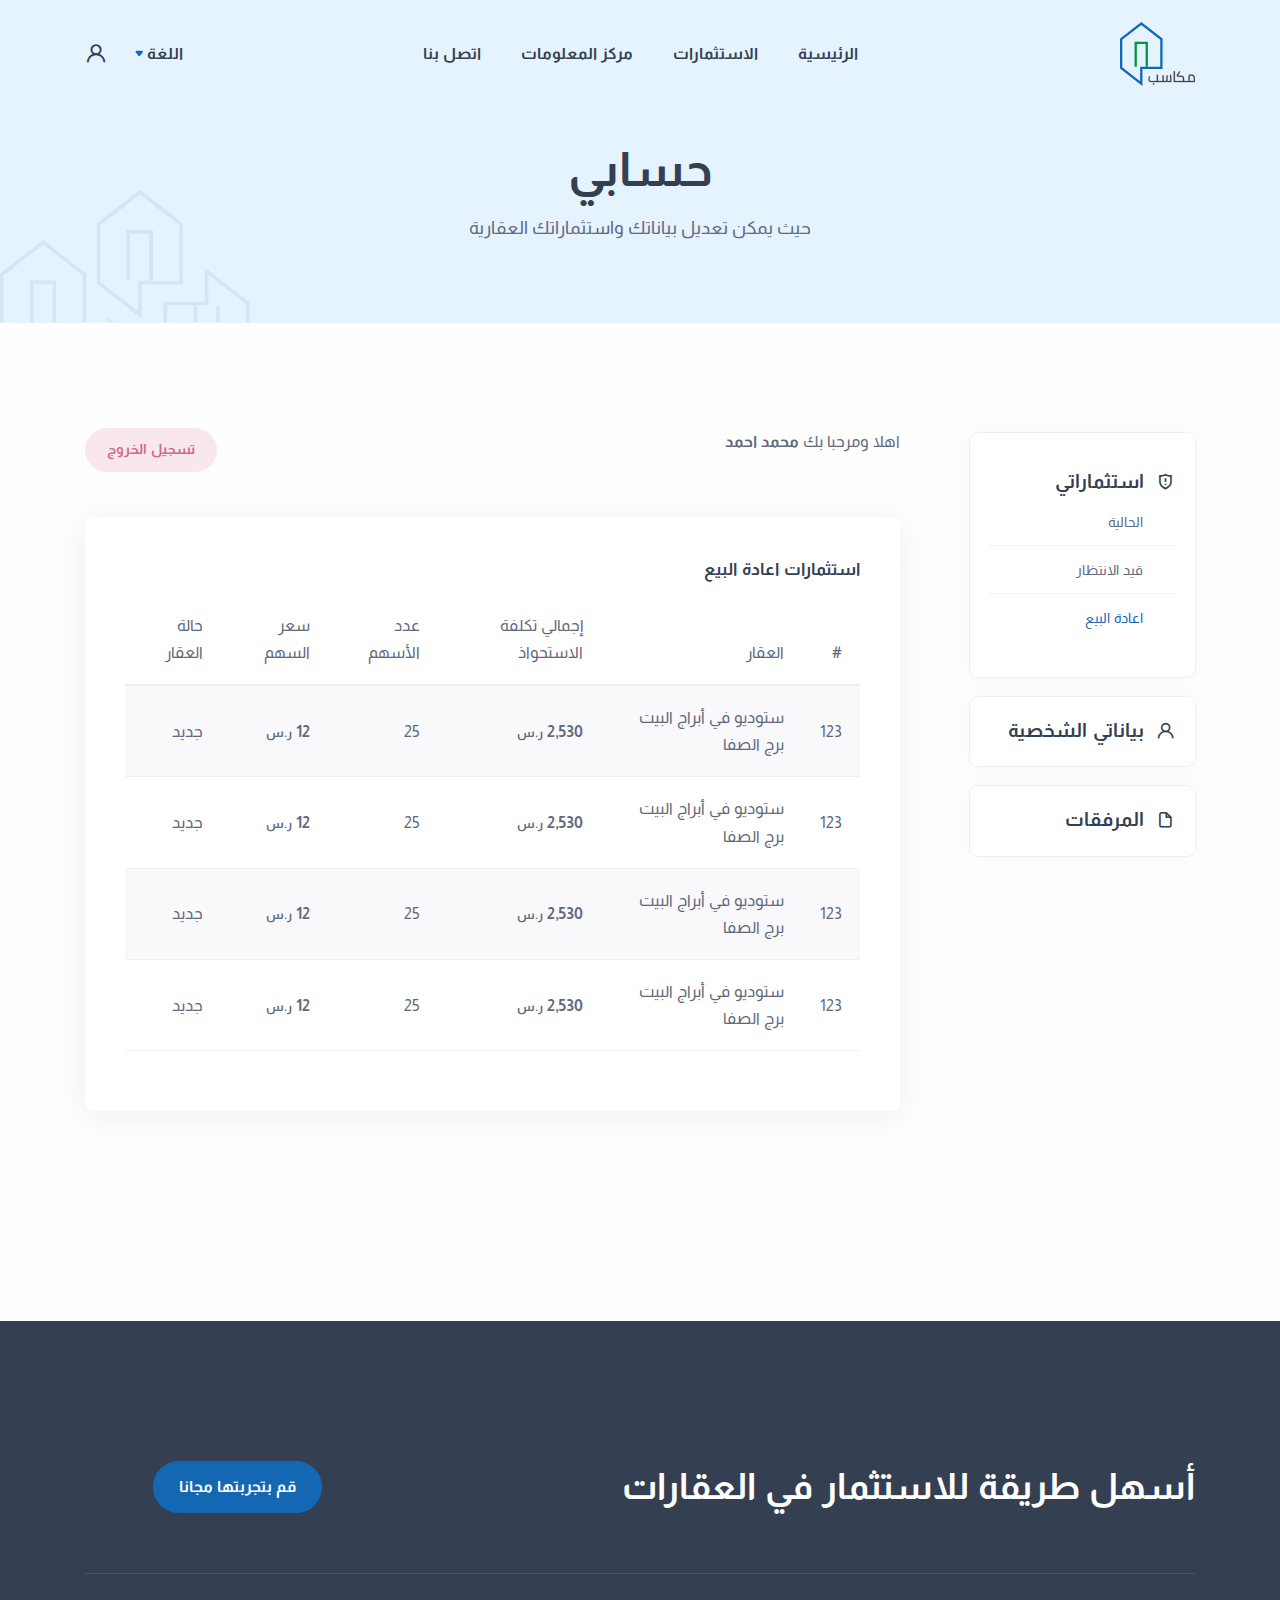
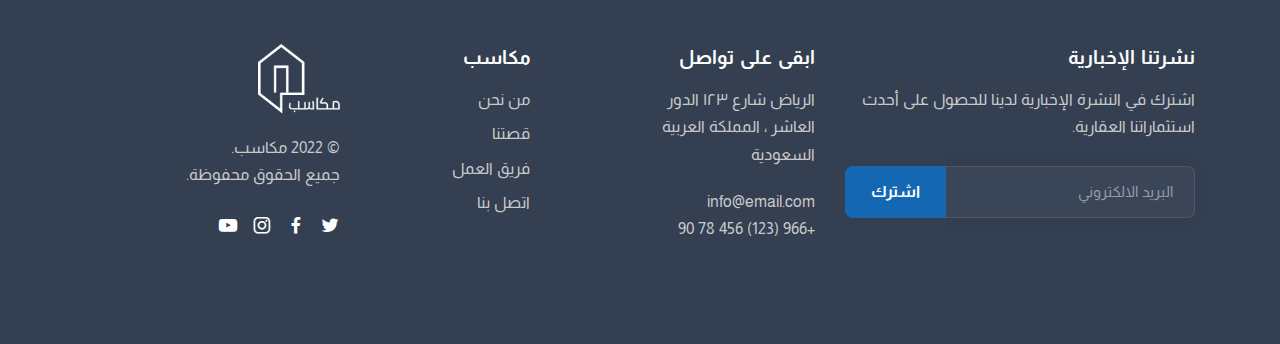
<file: myaccountpresale.html>
<!DOCTYPE html>
<html lang="en">

<head>
    <meta charset="utf-8">
    <meta name="viewport" content="width=device-width, initial-scale=1.0">
    <meta name="description" content="An impressive and flawless site template that includes various UI elements and countless features, attractive ready-made blocks and rich pages, basically everything you need to create a unique and professional website.">
    <meta name="keywords" content="bootstrap 5, business, corporate, creative, gulp, marketing, minimal, modern, multipurpose, one page, responsive, saas, sass, seo, startup">
    <meta name="author" content="elemis">
    <title>مكاسب</title>
    <link rel="shortcut icon" href="./assets/img/favicon.png">
    <link rel="stylesheet" href="./assets/css/plugins.css">
    <link rel="stylesheet" href="./assets/css/style.css">
    <link rel="stylesheet" href="./assets/css/colors/blue.css">
</head>

<body>
    <div class="content-wrapper">

        <header class="wrapper bg-soft-primary">
            <nav class="navbar navbar-expand-lg center-nav transparent navbar-light">
                <div class="container flex-lg-row flex-nowrap align-items-center">
                    <div class="navbar-brand w-100">
                        <a href="indexlogged.html">
                            <img src="./assets/img/logo.svg" alt="Makaseb" />
                        </a>
                    </div>
                    <div class="navbar-collapse offcanvas-nav">
                        <div class="offcanvas-header d-lg-none d-xl-none">

                            <button type="button" class="btn-close btn-close-white offcanvas-close offcanvas-nav-close" aria-label="Close"></button>
                        </div>
                        <ul class="navbar-nav">
                            <li class="nav-item">
                                <a class="nav-link" href="indexlogged.html">الرئيسية</a>
                            </li>
                            <li class="nav-item">
                                <a class="nav-link" href="investments.html">الاستثمارات</a>
                            </li>
                            <li class="nav-item">
                                <a class="nav-link" href="knowledge.html">مركز المعلومات</a>
                            </li>
                            <li class="nav-item">
                                <a class="nav-link" href="contact.html">اتصل بنا</a>
                            </li>

                        </ul>
                        <!-- /.navbar-nav -->
                    </div>

                    <!-- /.navbar-collapse -->
                    <div class="navbar-other w-100 d-flex ms-auto">
                        <ul class="navbar-nav flex-row align-items-center ms-auto" data-sm-skip="true">
                            <li class="nav-item dropdown language-select text-uppercase">
                                <a class="nav-link dropdown-item dropdown-toggle" href="#" role="button" data-bs-toggle="dropdown" aria-haspopup="true" aria-expanded="false">اللغة</a>
                                <ul class="dropdown-menu">
                                    <li class="nav-item"><a class="dropdown-item" href="index.html">العـربـيـة</a></li>
                                    <li class="nav-item"><a class="dropdown-item" href="indexEn.html">English</a></li>
                                </ul>
                            </li>
                            <li class="nav-item">

                                <a class="nav-link" href="myaccount.html" data-bs-toggle="tooltip" data-bs-placement="bottom" title="مرحبا / محمد احمد">
                                    <i class="uil uil-user"></i>
                                </a>
                            </li>
                            <li class="nav-item d-lg-none">
                                <div class="navbar-hamburger"><button class="hamburger animate plain" data-toggle="offcanvas-nav"><span></span></button></div>
                            </li>
                        </ul>
                        <!-- /.navbar-nav -->
                    </div>
                    <!-- /.navbar-other -->


                </div>
                <!-- /.container -->
            </nav>
            <!-- /.navbar -->
        </header>
        <!-- /header -->
        <section class="wrapper bg-soft-primary watermark">
            <div class="container pt-8 pb-8 pt-md-10 pb-md-10 text-center">
                <div class="row">
                    <div class="col-xl-5 mx-auto mb-6">
                        <h1 class="display-1 mb-3">حسابي</h1>
                        <p class="lead mb-0">حيث يمكن تعديل بياناتك واستثماراتك العقارية </p>
                    </div>
                    <!-- /column -->
                </div>
                <!-- /.row -->
            </div>
            <!-- /.container -->
        </section>
        <!-- /section -->
        <section class="wrapper">
            <div class="container pb-14 pb-md-16">

                <!-- /.row -->
                <div class="row gx-lg-8 gx-xl-12 my-14">

                    <div class="col-lg-3 ">

                        <div class="card myaccountlist mt-4">
                            <div class="card-body">
                                <h4 class="pt-3">
                                    <span><i class="uil uil-shield-exclamation"></i></span>استثماراتي
                                </h4>
                                <ul class="list-unstyled pe-0 mb-0 pb-3">
                                    <li><a href="myaccountcurrent.html">الحالية</a></li>
                                    <li><a href="myaccountpending.html">قيد الانتظار</a></li>
                                    <li><a class="text-primary" href="myaccountpresale.html">اعادة البيع</a></li>
                                </ul>
                            </div>
                        </div>

                        <div class="card myaccountlist mt-4">
                            <div class="card-body">
                                <h4>
                                    <a href="editprofile.html">
                                        <span><i class="uil uil-user"></i></span>بياناتي الشخصية
                                    </a>
                                </h4>
                            </div>
                        </div>

                        <div class="card myaccountlist mt-4">
                            <div class="card-body">
                                <h4>
                                    <a href="files.html">
                                        <span><i class="uil uil-file"></i></span>المرفقات
                                    </a>
                                </h4>
                            </div>
                        </div>

                    </div>
                    <!--/column -->
                    <div class="col-lg-9  mt-9 mt-md-3">

                        <div class="row">
                            <div class="col-6 ">
                                <p>
                                    اهلا ومرحبا بك <b>محمد احمد</b>
                                </p>
                            </div>
                            <div class="col-6 text-end mb-4">
                                <a href="index.html" class="btn btn-soft-pink rounded-pill btn-sm">تسجيل الخروج</a>
                            </div>

                        </div>




                        <div class="card shadow-lg mt-5">
                            <div class="card-body">
                                <h6>
                                    استثمارات اعادة البيع
                                </h6>
                                <div class="table-responsive">

                                    <table class="table table-striped">
                                        <thead>
                                            <tr>
                                                <td>
                                                    #
                                                </td>
                                                <td>
                                                    العقار
                                                </td>
                                                <td>
                                                    إجمالي تكلفة الاستحواذ
                                                </td>
                                                <td>
                                                    عدد الأسهم
                                                </td>
                                                <td>
                                                    سعر السهم
                                                </td>

                                                <td>
                                                    حالة العقار
                                                </td>
                                            </tr>
                                        </thead>
                                        <tr style="vertical-align: middle;">
                                            <td>
                                                123
                                            </td>
                                            <td>
                                                ستوديو في أبراج البيت برج الصفا
                                            </td>
                                            <td>
                                                <p class="mb-0">
                                                    <b>
                                                        2,530 <small>ر.س</small>
                                                    </b>
                                                </p>
                                            </td>
                                            <td>
                                                25
                                            </td>
                                            <td>
                                                <p class="mb-0">
                                                    <b>
                                                        12 <small>ر.س</small>
                                                    </b>
                                                </p>
                                            </td>

                                            <td>
                                                جديد
                                            </td>
                                        </tr>

                                        <tr style="vertical-align: middle;">
                                            <td>
                                                123
                                            </td>
                                            <td>
                                                ستوديو في أبراج البيت برج الصفا
                                            </td>
                                            <td>
                                                <p class="mb-0">
                                                    <b>
                                                        2,530 <small>ر.س</small>
                                                    </b>
                                                </p>
                                            </td>
                                            <td>
                                                25
                                            </td>
                                            <td>
                                                <p class="mb-0">
                                                    <b>
                                                        12 <small>ر.س</small>
                                                    </b>
                                                </p>
                                            </td>

                                            <td>
                                                جديد
                                            </td>
                                        </tr>

                                        <tr style="vertical-align: middle;">
                                            <td>
                                                123
                                            </td>
                                            <td>
                                                ستوديو في أبراج البيت برج الصفا
                                            </td>
                                            <td>
                                                <p class="mb-0">
                                                    <b>
                                                        2,530 <small>ر.س</small>
                                                    </b>
                                                </p>
                                            </td>
                                            <td>
                                                25
                                            </td>
                                            <td>
                                                <p class="mb-0">
                                                    <b>
                                                        12 <small>ر.س</small>
                                                    </b>
                                                </p>
                                            </td>

                                            <td>
                                                جديد
                                            </td>
                                        </tr>

                                        <tr style="vertical-align: middle;">
                                            <td>
                                                123
                                            </td>
                                            <td>
                                                ستوديو في أبراج البيت برج الصفا
                                            </td>
                                            <td>
                                                <p class="mb-0">
                                                    <b>
                                                        2,530 <small>ر.س</small>
                                                    </b>
                                                </p>
                                            </td>
                                            <td>
                                                25
                                            </td>
                                            <td>
                                                <p class="mb-0">
                                                    <b>
                                                        12 <small>ر.س</small>
                                                    </b>
                                                </p>
                                            </td>

                                            <td>
                                                جديد
                                            </td>
                                        </tr>
                                    </table>

                                </div>
                            </div>
                        </div>
                    </div>
                    <!--/column -->
                </div>

            </div>
            <!-- /.container -->
        </section>
        <!-- /section -->

    </div>
    <!-- /.content-wrapper -->
    <footer class="bg-navy text-inverse">
        <div class="container pt-15 pt-md-17 pb-13 pb-md-15">
            <div class="d-lg-flex flex-row align-items-lg-center">
                <h3 class="display-4 mb-6 mb-lg-0 pe-lg-20 pe-xl-22 pe-xxl-25 text-white">أسهل طريقة للاستثمار في العقارات
                </h3>
                <a href="register.html" class="btn btn-primary rounded-pill mb-0 text-nowrap">قم بتجربتها مجانا</a>
            </div>
            <!--/div -->
            <hr class="mt-11 mb-12" />
            <div class="row gy-6 gy-lg-0">
                <div class="col-md-12 col-lg-4 ">
                    <div class="widget">
                        <h4 class="widget-title text-white mb-3">نشرتنا الإخبارية</h4>
                        <p class="mb-5">اشترك في النشرة الإخبارية لدينا للحصول على أحدث استثماراتنا العقارية.</p>
                        <div class="newsletter-wrapper">
                            <!-- Begin Mailchimp Signup Form -->
                            <div>
                                <div class="dark-fields">
                                    <div>
                                        <div class="mc-field-group input-group form-floating">

                                            <input type="email" value="" name="" class="required email form-control" placeholder="Email Address">
                                            <input type="submit" value="اشترك" class="btn btn-primary ">
                                            <label for="mce-EMAIL2">البريد الالكتروني</label>
                                        </div>
                                    </div>
                                </div>
                            </div>
                            <!--End mc_embed_signup-->
                        </div>
                        <!-- /.newsletter-wrapper -->
                    </div>
                    <!-- /.widget -->
                </div>
                <!-- /column -->

                <div class="col-md-4 col-lg-3 ">
                    <div class="widget">
                        <h4 class="widget-title text-white mb-3">ابقى على تواصل</h4>
                        <address class="pe-xl-15 pe-xxl-17">الرياض شارع ١٢٣ الدور العاشر ، المملكة العربية السعودية
                        </address>
                        <a href="mailto:email.com">info@email.com</a><br /> +966 (123) 456 78 90
                    </div>
                    <!-- /.widget -->
                </div>
                <!-- /column -->
                <div class="col-md-4 col-lg-2 ">
                    <div class="widget">
                        <h4 class="widget-title text-white mb-3">مكاسب</h4>
                        <ul class="list-unstyled  mb-0">
                            <li><a href="about.html">من نحن</a></li>
                            <li><a href="story.html">قصتنا</a></li>
                            <li><a href="team.html">فريق العمل</a></li>
                            <li><a href="contact.html">اتصل بنا</a></li>
                        </ul>
                    </div>
                    <!-- /.widget -->
                </div>
                <!-- /column -->
                <div class="col-md-4 col-lg-3 ">
                    <div class="widget">
                        <img class="mb-4" src="./assets/img/logo-light.png" srcset="./assets/img/logo-light@2x.png 2x" alt="" />
                        <p class="mb-4">© 2022 مكاسب. <br class="d-none d-lg-block" />جميع الحقوق محفوظة.</p>
                        <nav class="nav social social-white">
                            <a href="#"><i class="uil uil-twitter"></i></a>
                            <a href="#"><i class="uil uil-facebook-f"></i></a>

                            <a href="#"><i class="uil uil-instagram"></i></a>
                            <a href="#"><i class="uil uil-youtube"></i></a>
                        </nav>
                        <!-- /.social -->
                    </div>
                    <!-- /.widget -->
                </div>
                <!-- /column -->
            </div>
            <!--/.row -->
        </div>
        <!-- /.container -->
    </footer>
    <div class="progress-wrap">
        <svg class="progress-circle svg-content" width="100%" height="100%" viewBox="-1 -1 102 102">
            <path d="M50,1 a49,49 0 0,1 0,98 a49,49 0 0,1 0,-98" />
        </svg>
    </div>
    <script src="https://cdnjs.cloudflare.com/ajax/libs/jquery/3.6.0/jquery.min.js" integrity="sha512-894YE6QWD5I59HgZOGReFYm4dnWc1Qt5NtvYSaNcOP+u1T9qYdvdihz0PPSiiqn/+/3e7Jo4EaG7TubfWGUrMQ==" crossorigin="anonymous"></script>
    <script src="https://cdn.jsdelivr.net/npm/bootstrap@5.1.3/dist/js/bootstrap.bundle.min.js" integrity="sha384-ka7Sk0Gln4gmtz2MlQnikT1wXgYsOg+OMhuP+IlRH9sENBO0LRn5q+8nbTov4+1p" crossorigin="anonymous"></script>
    <script src="./assets/js/plugins.js"></script>
    <script src="./assets/js/theme.js"></script>
</body>

</html>
</file>
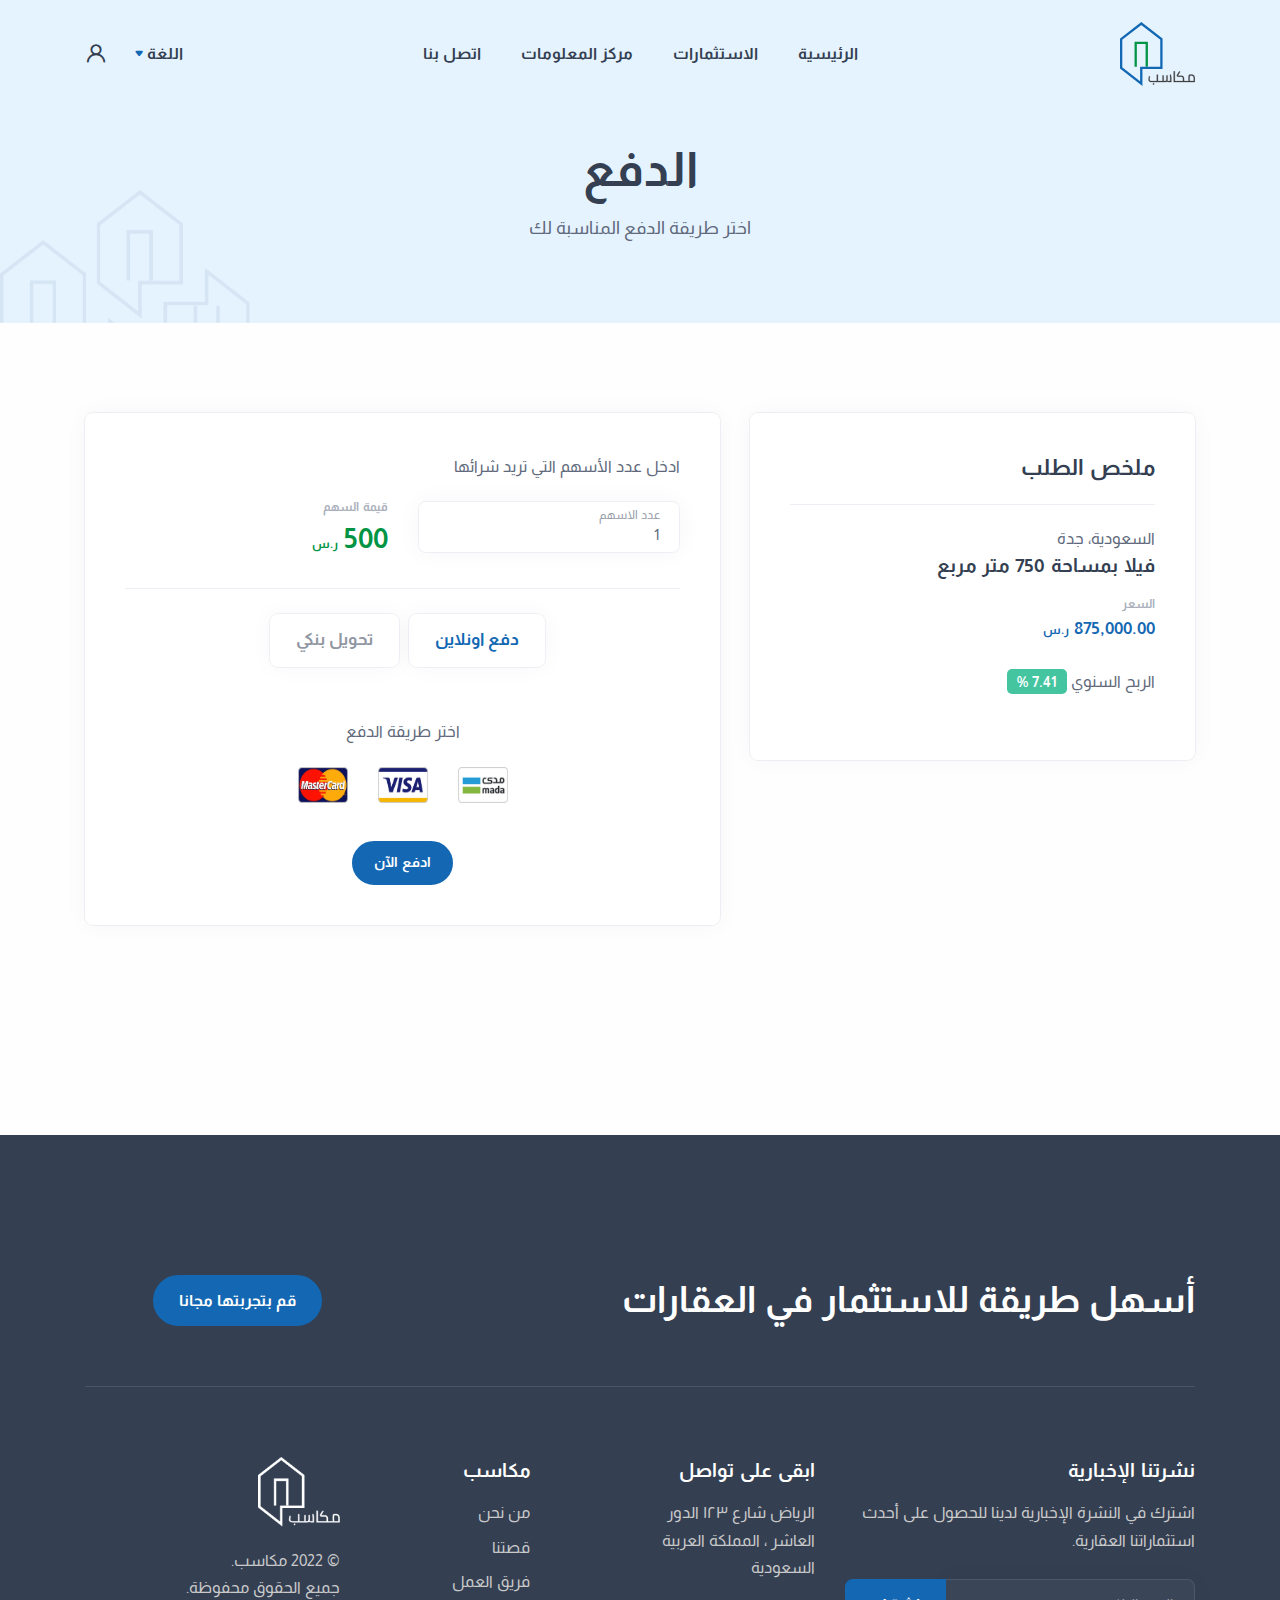
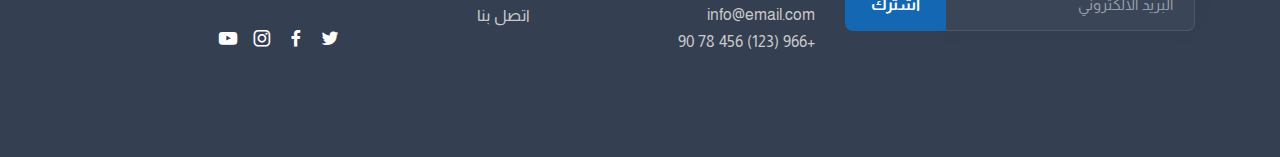
<file: payment.html>
<!DOCTYPE html>
<html lang="en">

<head>
    <meta charset="utf-8">
    <meta name="viewport" content="width=device-width, initial-scale=1.0">
    <meta name="description" content="An impressive and flawless site template that includes various UI elements and countless features, attractive ready-made blocks and rich pages, basically everything you need to create a unique and professional website.">
    <meta name="keywords" content="bootstrap 5, business, corporate, creative, gulp, marketing, minimal, modern, multipurpose, one page, responsive, saas, sass, seo, startup">
    <meta name="author" content="elemis">
    <title>مكاسب</title>
    <link rel="shortcut icon" href="./assets/img/favicon.png">
    <link rel="stylesheet" href="./assets/css/plugins.css">
    <link rel="stylesheet" href="./assets/css/style.css">
    <link rel="stylesheet" href="./assets/css/colors/blue.css">
</head>

<body>
    <div class="content-wrapper">

        <header class="wrapper bg-soft-primary">
            <nav class="navbar navbar-expand-lg center-nav transparent navbar-light">
                <div class="container flex-lg-row flex-nowrap align-items-center">
                    <div class="navbar-brand w-100">
                        <a href="indexlogged.html">
                            <img src="./assets/img/logo.svg" alt="Makaseb" />
                        </a>
                    </div>
                    <div class="navbar-collapse offcanvas-nav">
                        <div class="offcanvas-header d-lg-none d-xl-none">

                            <button type="button" class="btn-close btn-close-white offcanvas-close offcanvas-nav-close" aria-label="Close"></button>
                        </div>
                        <ul class="navbar-nav">
                            <li class="nav-item">
                                <a class="nav-link" href="indexlogged.html">الرئيسية</a>
                            </li>
                            <li class="nav-item">
                                <a class="nav-link" href="investments.html">الاستثمارات</a>
                            </li>
                            <li class="nav-item">
                                <a class="nav-link" href="knowledge.html">مركز المعلومات</a>
                            </li>
                            <li class="nav-item">
                                <a class="nav-link" href="contact.html">اتصل بنا</a>
                            </li>

                        </ul>
                        <!-- /.navbar-nav -->
                    </div>

                    <!-- /.navbar-collapse -->
                    <div class="navbar-other w-100 d-flex ms-auto">
                        <ul class="navbar-nav flex-row align-items-center ms-auto" data-sm-skip="true">
                            <li class="nav-item dropdown language-select text-uppercase">
                                <a class="nav-link dropdown-item dropdown-toggle" href="#" role="button" data-bs-toggle="dropdown" aria-haspopup="true" aria-expanded="false">اللغة</a>
                                <ul class="dropdown-menu">
                                    <li class="nav-item"><a class="dropdown-item" href="index.html">العـربـيـة</a></li>
                                    <li class="nav-item"><a class="dropdown-item" href="indexEn.html">English</a></li>
                                </ul>
                            </li>
                            <li class="nav-item">

                                <a class="nav-link" href="myaccount.html" data-bs-toggle="tooltip" data-bs-placement="bottom" title="مرحبا / محمد احمد">
                                    <i class="uil uil-user"></i>
                                </a>
                            </li>
                            <li class="nav-item d-lg-none">
                                <div class="navbar-hamburger"><button class="hamburger animate plain" data-toggle="offcanvas-nav"><span></span></button></div>
                            </li>
                        </ul>
                        <!-- /.navbar-nav -->
                    </div>
                    <!-- /.navbar-other -->


                </div>
                <!-- /.container -->
            </nav>
            <!-- /.navbar -->
        </header>
        <!-- /header -->
        <section class="wrapper bg-soft-primary watermark">
            <div class="container pt-8 pb-8 pt-md-10 pb-md-10 text-center">
                <div class="row">
                    <div class="col-xl-5 mx-auto mb-6">
                        <h1 class="display-1 mb-3">الدفع</h1>
                        <p class="lead mb-0">اختر طريقة الدفع المناسبة لك</p>
                    </div>
                    <!-- /column -->
                </div>
                <!-- /.row -->
            </div>
            <!-- /.container -->
        </section>
        <!-- /section -->
        <section class="wrapper">
            <div class="container pb-14 pb-md-16">

                <!-- /.row -->
                <div class="my-14 row">

                    <div class="col-lg-5 ">
                        <div class="card">
                            <div class="card-body">
                                <h3>
                                    ملخص الطلب
                                </h3>
                                <hr class="my-4">
                                <p class="mb-0">
                                    السعودية، جدة
                                </p>
                                <h4 class="display-8">
                                    فيلا بمساحة 750 متر مربع
                                </h4>
                                <h6 class="text-primary" rel="category">
                                    <small class="text-muted">السعر</small><br>
                                    <span class="display-8">875,000.00 <small>ر.س</small></span>
                                </h6>
                                <div class="my-5">
                                    <span>الربح السنوي</span>
                                    <span class="badge bg-success text-wrap fs-14">7.41 %</span>
                                </div>
                            </div>
                        </div>

                    </div>
                    <!--/column -->

                    <div class="col-lg-7 mt-md-0 mt-4">
                        <div class="">
                            <div class="card">
                                <div class="card-body">

                                    <div class="row">
                                        <div class="col-lg-6">
                                            <p>
                                                ادخل عدد الأسهم التي تريد شرائها
                                            </p>
                                            <div class="form-floating mb-4">
                                                <input id="textInputExample" type="number" value="1" class="form-control" placeholder="عدد الأسهم">
                                                <label for="textInputExample">عدد الاسهم</label>
                                            </div>
                                        </div>
                                        <div class="col-lg-6 mt-md-8 mt-0 mb-3">
                                            <h6 class="text-secondary" rel="category">
                                                <small class="text-muted">قيمة السهم</small><br>
                                                <span class="display-6">500 <small>ر.س</small></span>
                                            </h6>
                                        </div>

                                    </div>

                                    <hr class="mt-1 mb-5">

                                    <ul class="nav nav-tabs nav-pills justify-content-center dir-rtl">
                                        <li class="nav-item">
                                            <a class="nav-link active" data-bs-toggle="tab" href="#tab1-1">
                                                <span>دفع اونلاين</span>
                                            </a>
                                        </li>
                                        <li class="nav-item">
                                            <a class="nav-link" data-bs-toggle="tab" href="#tab1-2">
                                                <span>تحويل بنكي</span>
                                            </a>
                                        </li>

                                    </ul>
                                    <!-- /.nav-tabs -->

                                    <div class="tab-content pt-md-5 mt-md-3 pt-0 mt-0">
                                        <div class="tab-pane fade show active" id="tab1-1">

                                            <div class="col-lg-12 mt-2">
                                                <p class="mb-0 text-center">
                                                    اختر طريقة الدفع
                                                </p>
                                                <div class="paymentWrap pt-2 text-center">
                                                    <div class="btn-group paymentBtnGroup btn-group-justified">
                                                        <label class="btn paymentMethod payment1">
                                                            <div class="method mada"></div>
                                                            <input type="radio" name="options">
                                                        </label>
                                                        <label class="btn paymentMethod  payment2">
                                                            <div class="method visa"></div>
                                                            <input type="radio" name="options">
                                                        </label>
                                                        <label class="btn paymentMethod payment3">
                                                            <div class="method master-card"></div>
                                                            <input type="radio" name="options">
                                                        </label>
                                                    </div>
                                                </div>
                                            </div>
                                            <div class="col-lg-12 text-center mt-3">
                                                <a href="" class="btn btn-primary btn-sm rounded-pill">ادفع الآن</a>
                                            </div>
                                        </div>
                                        <!--/.tab-pane -->
                                        <div class="tab-pane fade" id="tab1-2">
                                            <div class="row g-0 sm-table dir-rtl">
                                                <div class="col-5 border-bottom">
                                                    <p class="fw-bold m-1">
                                                        اسم الشركة: (إنجليزي)
                                                    </p>
                                                </div>
                                                <div class="col-7 border-bottom">
                                                    <p class="m-1">
                                                        Makaseb Real Estate Investments Company
                                                    </p>
                                                </div>
                                                <div class="col-5 border-bottom">
                                                    <p class="fw-bold m-1">
                                                        اسم الشركة: (عربي)
                                                    </p>
                                                </div>
                                                <div class="col-7 border-bottom">
                                                    <p class="m-1">
                                                        شركة مكاسب للاستثمار العقاري
                                                    </p>
                                                </div>
                                                <div class="col-5 border-bottom">
                                                    <p class="fw-bold m-1">
                                                        اسم البنك </p>
                                                </div>
                                                <div class="col-7 border-bottom">
                                                    <p class="m-1">
                                                        البنك الأهلي السعودي </p>
                                                </div>
                                                <div class="col-5 border-bottom">
                                                    <p class="fw-bold m-1">
                                                        الفرع </p>
                                                </div>
                                                <div class="col-7 border-bottom">
                                                    <p class="m-1">
                                                        الفرع الرئيسي </p>
                                                </div>
                                                <div class="col-5 border-bottom">
                                                    <p class="fw-bold m-1">
                                                        رقم الحساب </p>
                                                </div>
                                                <div class="col-7 border-bottom">
                                                    <p class="m-1">
                                                        12 45 76 33 70 345 </p>
                                                </div>
                                                <div class="col-5 border-bottom">
                                                    <p class="fw-bold m-1">
                                                        آيبان </p>
                                                </div>
                                                <div class="col-7 border-bottom">
                                                    <p class="m-1">
                                                        SA30 NBSA 0000 0000 0060 3704 1741 50</p>
                                                </div>
                                                <div class="col-5">
                                                    <p class="fw-bold m-1">
                                                        سويف كود </p>
                                                </div>
                                                <div class="col-7">
                                                    <p class="m-1">
                                                        NBSSSASU</p>
                                                </div>
                                                <div class="mt-4">
                                                    <label for="file-upload" class="form-label upload-file">ارفق صورة التحويل</label>
                                                    <input id="file-upload" name='upload_cont_img' type="file" style="display:none;">
                                                </div>

                                                <div class="col-lg-12 text-center mt-3">
                                                    <a href="" id="liveAlertBtn" class="btn btn-primary btn-sm rounded-pill">ارسال</a>
                                                </div>
                                            </div>
                                        </div>
                                        <!--/.tab-pane -->

                                    </div>
                                    <!-- /.tab-content -->


                                </div>
                            </div>
                        </div>


                    </div>
                    <!--/column -->


                </div>

            </div>
            <!-- /.container -->
        </section>
        <!-- /section -->

    </div>
    <!-- /.content-wrapper -->
    <footer class="bg-navy text-inverse">
        <div class="container pt-15 pt-md-17 pb-13 pb-md-15">
            <div class="d-lg-flex flex-row align-items-lg-center">
                <h3 class="display-4 mb-6 mb-lg-0 pe-lg-20 pe-xl-22 pe-xxl-25 text-white">أسهل طريقة للاستثمار في العقارات
                </h3>
                <a href="register.html" class="btn btn-primary rounded-pill mb-0 text-nowrap">قم بتجربتها مجانا</a>
            </div>
            <!--/div -->
            <hr class="mt-11 mb-12" />
            <div class="row gy-6 gy-lg-0">
                <div class="col-md-12 col-lg-4 ">
                    <div class="widget">
                        <h4 class="widget-title text-white mb-3">نشرتنا الإخبارية</h4>
                        <p class="mb-5">اشترك في النشرة الإخبارية لدينا للحصول على أحدث استثماراتنا العقارية.</p>
                        <div class="newsletter-wrapper">
                            <!-- Begin Mailchimp Signup Form -->
                            <div>
                                <div class="dark-fields">
                                    <div>
                                        <div class="mc-field-group input-group form-floating">

                                            <input type="email" value="" name="" class="required email form-control" placeholder="Email Address">
                                            <input type="submit" value="اشترك" class="btn btn-primary ">
                                            <label for="mce-EMAIL2">البريد الالكتروني</label>
                                        </div>
                                    </div>
                                </div>
                            </div>
                            <!--End mc_embed_signup-->
                        </div>
                        <!-- /.newsletter-wrapper -->
                    </div>
                    <!-- /.widget -->
                </div>
                <!-- /column -->

                <div class="col-md-4 col-lg-3 ">
                    <div class="widget">
                        <h4 class="widget-title text-white mb-3">ابقى على تواصل</h4>
                        <address class="pe-xl-15 pe-xxl-17">الرياض شارع ١٢٣ الدور العاشر ، المملكة العربية السعودية
                        </address>
                        <a href="mailto:email.com">info@email.com</a><br /> +966 (123) 456 78 90
                    </div>
                    <!-- /.widget -->
                </div>
                <!-- /column -->
                <div class="col-md-4 col-lg-2 ">
                    <div class="widget">
                        <h4 class="widget-title text-white mb-3">مكاسب</h4>
                        <ul class="list-unstyled  mb-0">
                            <li><a href="about.html">من نحن</a></li>
                            <li><a href="story.html">قصتنا</a></li>
                            <li><a href="team.html">فريق العمل</a></li>
                            <li><a href="contact.html">اتصل بنا</a></li>
                        </ul>
                    </div>
                    <!-- /.widget -->
                </div>
                <!-- /column -->
                <div class="col-md-4 col-lg-3 ">
                    <div class="widget">
                        <img class="mb-4" src="./assets/img/logo-light.png" srcset="./assets/img/logo-light@2x.png 2x" alt="" />
                        <p class="mb-4">© 2022 مكاسب. <br class="d-none d-lg-block" />جميع الحقوق محفوظة.</p>
                        <nav class="nav social social-white">
                            <a href="#"><i class="uil uil-twitter"></i></a>
                            <a href="#"><i class="uil uil-facebook-f"></i></a>

                            <a href="#"><i class="uil uil-instagram"></i></a>
                            <a href="#"><i class="uil uil-youtube"></i></a>
                        </nav>
                        <!-- /.social -->
                    </div>
                    <!-- /.widget -->
                </div>
                <!-- /column -->
            </div>
            <!--/.row -->
        </div>
        <!-- /.container -->
    </footer>
    <div class="progress-wrap">
        <svg class="progress-circle svg-content" width="100%" height="100%" viewBox="-1 -1 102 102">
            <path d="M50,1 a49,49 0 0,1 0,98 a49,49 0 0,1 0,-98" />
        </svg>
    </div>
    <script src="https://cdnjs.cloudflare.com/ajax/libs/jquery/3.6.0/jquery.min.js" integrity="sha512-894YE6QWD5I59HgZOGReFYm4dnWc1Qt5NtvYSaNcOP+u1T9qYdvdihz0PPSiiqn/+/3e7Jo4EaG7TubfWGUrMQ==" crossorigin="anonymous"></script>
    <script src="https://cdn.jsdelivr.net/npm/bootstrap@5.1.3/dist/js/bootstrap.bundle.min.js" integrity="sha384-ka7Sk0Gln4gmtz2MlQnikT1wXgYsOg+OMhuP+IlRH9sENBO0LRn5q+8nbTov4+1p" crossorigin="anonymous"></script>
    <script src="./assets/js/plugins.js"></script>
    <script src="./assets/js/theme.js"></script>

    <script>
        $('.payment1').click(function() {
            $(this).addClass("active");
            if ($(this).hasClass("active")) {
                $(".payment2").removeClass("active");
                $(".payment3").removeClass("active");
            }
        });

        $('.payment2').click(function() {
            $(this).addClass("active");
            if ($(this).hasClass("active")) {
                $(".payment1").removeClass("active");
                $(".payment3").removeClass("active");
            }
        });

        $('.payment3').click(function() {
            $(this).addClass("active");
            if ($(this).hasClass("active")) {
                $(".payment2").removeClass("active");
                $(".payment1").removeClass("active");
            }
        });
    </script>

    <script>
        $('#file-upload').change(function() {
            var i = $(this).prev('label').clone();
            var file = $('#file-upload')[0].files[0].name;
            $(this).prev('label').text(file);
        });
    </script>

</body>

</html>
</file>
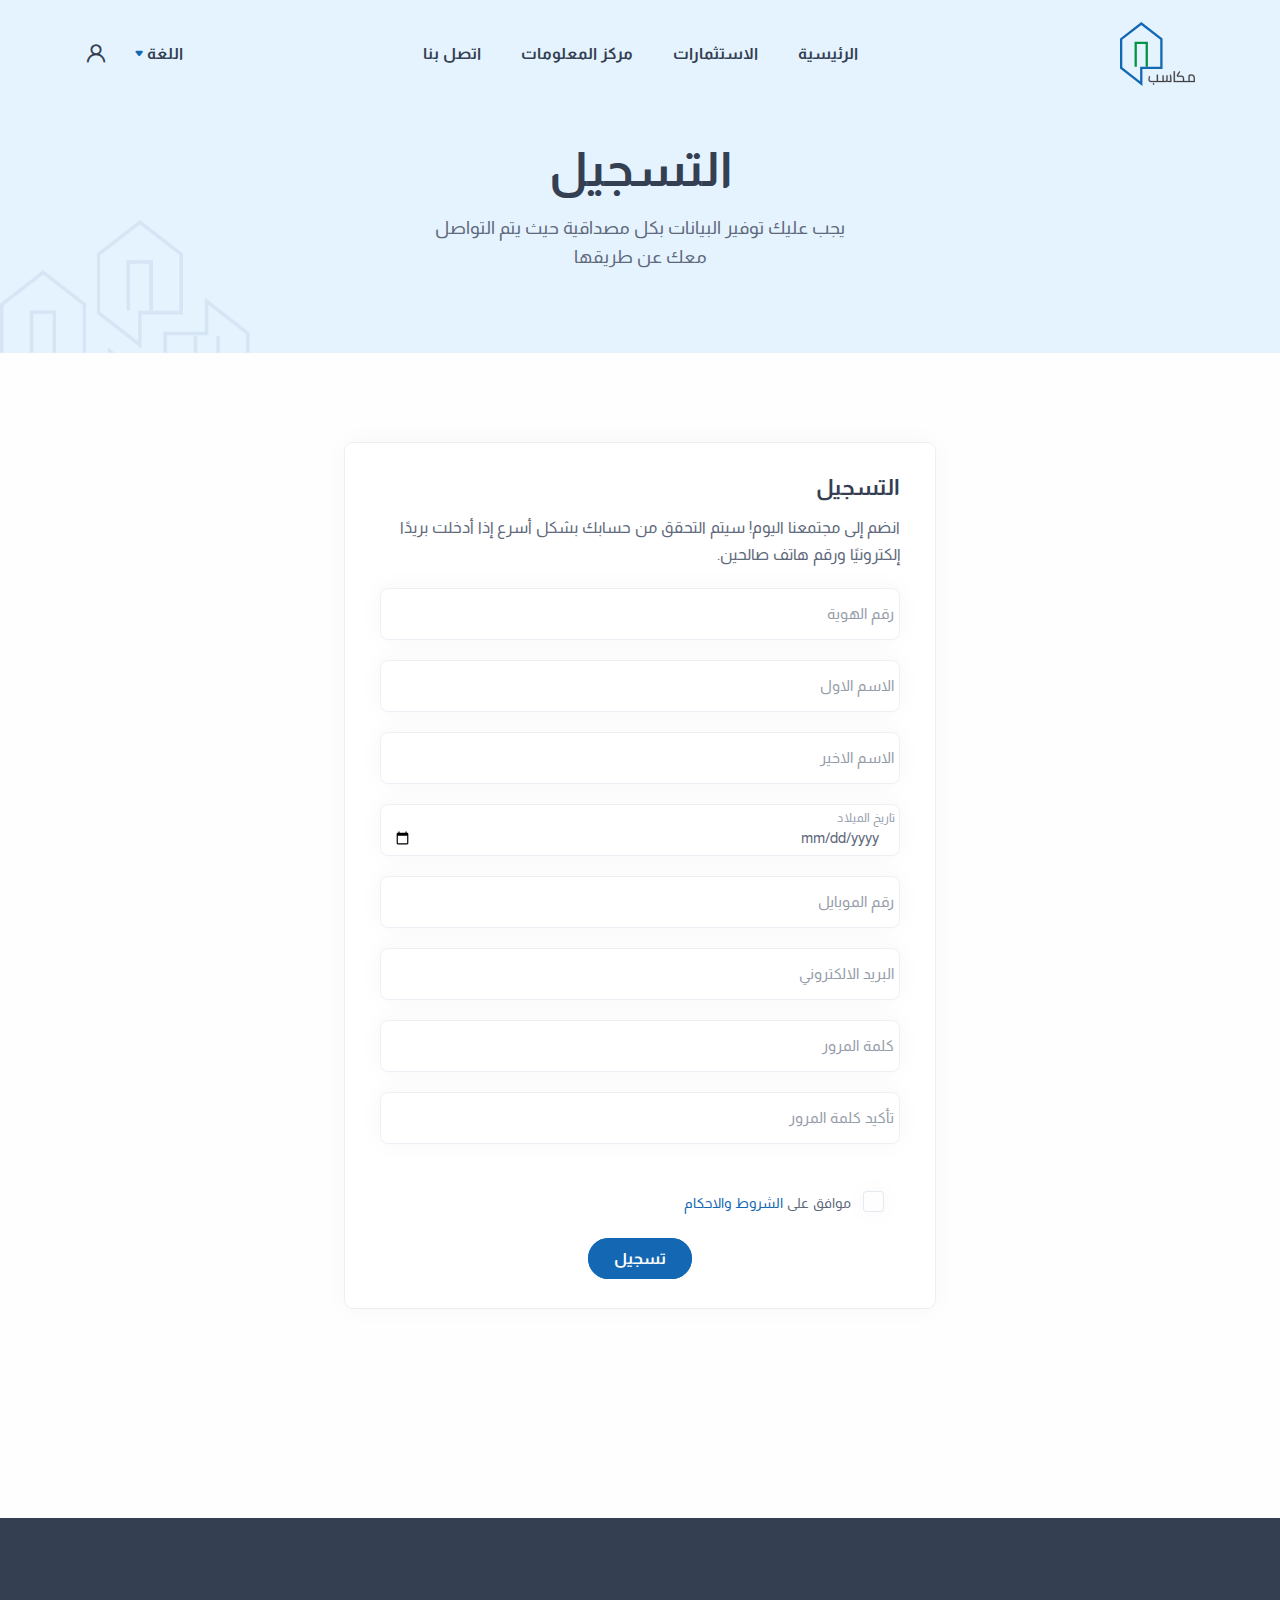
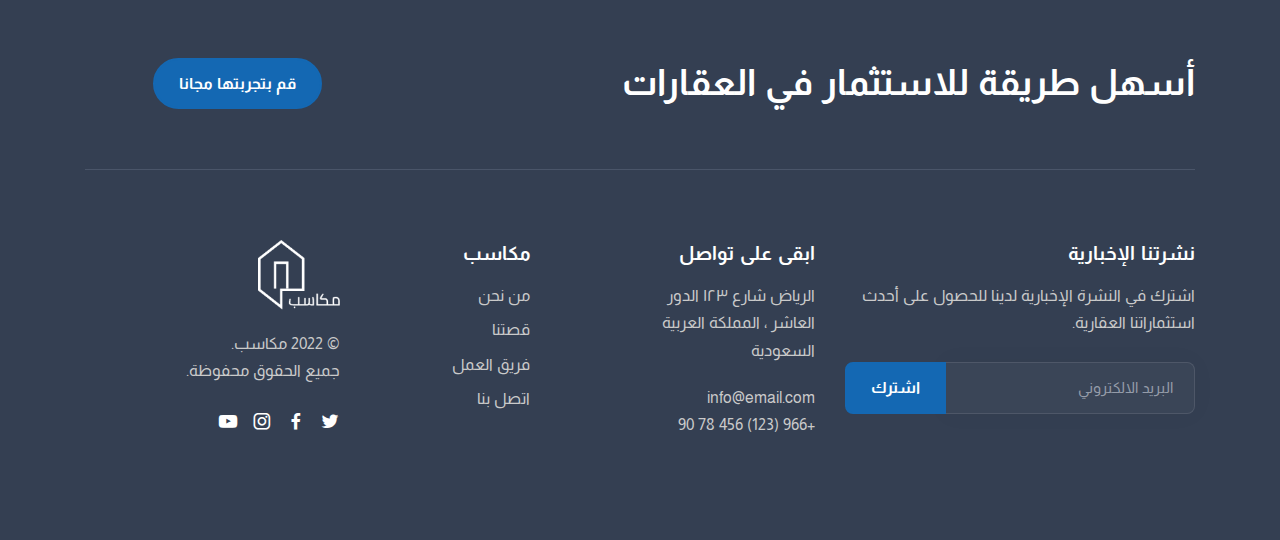
<file: register.html>
<!DOCTYPE html>
<html lang="ar">

<head>
    <meta charset="utf-8">
    <meta name="viewport" content="width=device-width, initial-scale=1.0">
    <meta name="description" content="An impressive and flawless site template that includes various UI elements and countless features, attractive ready-made blocks and rich pages, basically everything you need to create a unique and professional website.">
    <meta name="keywords" content="bootstrap 5, business, corporate, creative, gulp, marketing, minimal, modern, multipurpose, one page, responsive, saas, sass, seo, startup">
    <meta name="author" content="elemis">
    <title>مكاسب</title>
    <link rel="shortcut icon" href="./assets/img/favicon.png">
    <link rel="stylesheet" href="./assets/css/plugins.css">
    <link rel="stylesheet" href="./assets/css/style.css">
    <link rel="stylesheet" href="./assets/css/colors/blue.css">
</head>

<body>
    <div class="content-wrapper">
        <header class="wrapper bg-soft-primary">
            <nav class="navbar navbar-expand-lg center-nav transparent navbar-light">
                <div class="container flex-lg-row flex-nowrap align-items-center">
                    <div class="navbar-brand w-100">
                        <a href="./index.html">
                            <img src="./assets/img/logo.svg" alt="Makaseb" />
                        </a>
                    </div>
                    <div class="navbar-collapse offcanvas-nav">
                        <div class="offcanvas-header d-lg-none d-xl-none">

                            <button type="button" class="btn-close btn-close-white offcanvas-close offcanvas-nav-close" aria-label="Close"></button>
                        </div>
                        <ul class="navbar-nav">
                            <li class="nav-item">
                                <a class="nav-link" href="index.html">الرئيسية</a>
                            </li>
                            <li class="nav-item">
                                <a class="nav-link" href="investments.html">الاستثمارات</a>
                            </li>
                            <li class="nav-item">
                                <a class="nav-link" href="knowledge.html">مركز المعلومات</a>
                            </li>
                            <li class="nav-item">
                                <a class="nav-link" href="contact.html">اتصل بنا</a>
                            </li>

                        </ul>
                        <!-- /.navbar-nav -->
                    </div>

                    <!-- /.navbar-collapse -->
                    <div class="navbar-other w-100 d-flex ms-auto">
                        <ul class="navbar-nav flex-row align-items-center ms-auto" data-sm-skip="true">
                            <li class="nav-item dropdown language-select text-uppercase">
                                <a class="nav-link dropdown-item dropdown-toggle" href="#" role="button" data-bs-toggle="dropdown" aria-haspopup="true" aria-expanded="false">اللغة</a>
                                <ul class="dropdown-menu">
                                    <li class="nav-item"><a class="dropdown-item" href="index.html">العـربـيـة</a></li>
                                    <li class="nav-item"><a class="dropdown-item" href="indexEn.html">English</a></li>
                                </ul>
                            </li>
                            <li class="nav-item">

                                <a class="nav-link" href="login.html" data-bs-toggle="tooltip" data-bs-placement="bottom" title="حسابي">
                                    <i class="uil uil-user"></i>
                                </a>
                            </li>
                            <li class="nav-item d-lg-none">
                                <div class="navbar-hamburger"><button class="hamburger animate plain" data-toggle="offcanvas-nav"><span></span></button></div>
                            </li>
                        </ul>
                        <!-- /.navbar-nav -->
                    </div>
                    <!-- /.navbar-other -->


                </div>
                <!-- /.container -->
            </nav>
            <!-- /.navbar -->
        </header>
        <section class="wrapper bg-soft-primary watermark">
            <div class="container pt-8 pb-8 pt-md-10 pb-md-10 text-center">
                <div class="row">
                    <div class="col-xl-5 mx-auto mb-6">
                        <h1 class="display-1 mb-3">التسجيل</h1>
                        <p class="lead mb-0">يجب عليك توفير البيانات بكل مصداقية حيث يتم التواصل معك عن طريقها</p>
                    </div>
                    <!-- /column -->
                </div>
                <!-- /.row -->
            </div>
            <!-- /.container -->
        </section>
        <!-- /section -->
        <section class="wrapper">
            <div class="container pb-14 pb-md-16">



                <!-- /.row -->
                <div class="row gx-lg-8 gx-xl-12 my-14 align-items-center">
                    <div class="col-lg-6   mx-auto card">
                        <h3 class="pt-6 text-md-start text-center">
                            التسجيل
                        </h3>
                        <p class="text-md-start text-center">
                            انضم إلى مجتمعنا اليوم! سيتم التحقق من حسابك بشكل أسرع إذا أدخلت بريدًا إلكترونيًا ورقم هاتف صالحين.
                        </p>
                        <div class="row">
                            <div class="form-floating mb-4">
                                <input id="textInputExample" type="number" class="form-control" placeholder="رقم الهوية">
                                <label for="textInputExample">رقم الهوية</label>
                            </div>
                            <div class="form-floating mb-4">
                                <input id="textInputExample" type="text" class="form-control" placeholder="الاسم الاول">
                                <label for="textInputExample">الاسم الاول</label>
                            </div>
                            <div class="form-floating mb-4">
                                <input id="textInputExample" type="text" class="form-control" placeholder="الاسم الاخير">
                                <label for="textInputExample">الاسم الاخير</label>
                            </div>
                            <div class="form-floating mb-4">
                                <input id="textInputExample" type="date" class="form-control" placeholder="تاريخ الميلاد">
                                <label for="textInputExample">تاريخ الميلاد</label>
                            </div>
                            <div class="form-floating mb-4">
                                <input id="textInputExample" type="number" class="form-control" placeholder="رقم الموبايل">
                                <label for="textInputExample">رقم الموبايل</label>
                            </div>
                            <div class="form-floating mb-4">
                                <input id="textInputExample" type="email" class="form-control" placeholder="البريد الالكتروني">
                                <label for="textInputExample">البريد الالكتروني</label>
                            </div>
                            <div class="form-floating mb-4">
                                <input id="textInputExample" type="password" class="form-control" placeholder="كلمة المرور">
                                <label for="textInputExample">كلمة المرور</label>
                            </div>
                            <div class="form-floating mb-4">
                                <input id="textInputExample" type="password" class="form-control" placeholder="تأكيد كلمة المرور">
                                <label for="textInputExample">تأكيد كلمة المرور</label>
                            </div>
                        </div>


                        <div class="row">
                            <div class="form-check pt-5">
                                <input class="form-check-input" type="checkbox" value="" id="flexCheckDefault">
                                <label class="form-check-label fs-14" for="flexCheckDefault">  موافق على  <a href="terms.html">الشروط والاحكام</a> </label>
                            </div>

                            <div class="col-12 my-5 mb-7  text-center">
                                <a href="#" class="btn btn-primary rounded-pill d-lg-inline d-block" data-bs-toggle="modal" data-bs-target="#modal-02">تسجيل</a>
                            </div>

                        </div>




                        <div class="modal fade" id="modal-02" tabindex="-1">
                            <div class="modal-dialog modal-dialog-centered modal-md">
                                <div class="modal-content text-center">
                                    <div class="modal-body">
                                        <button class="btn-close" data-bs-dismiss="modal" aria-label="Close"></button>

                                        <h3>تفعيل رقم الموبايل</h3>
                                        <p class="mb-6">
                                            من فضلك ادخل كود التفعيل المرسل على الرقم 0096612345678 حتى يتم تفعيل حسابك
                                        </p>
                                        <div class="newsletter-wrapper">
                                            <div class="row">
                                                <div class="col-12">
                                                    <!-- Begin Mailchimp Signup Form -->
                                                    <div id="mc_embed_signup">
                                                        <form action="" method="post" class="validate" target="_blank" novalidate>
                                                            <div id="mc_embed_signup_scroll">
                                                                <div class="mc-field-group input-group form-floating">

                                                                    <input type="number" value="" name="email" class="required email form-control" placeholder="كود التفعيل" id="mce-EMAIL">
                                                                    <a href="myaccount.html" class="btn btn-primary">تفعيل</a>
                                                                    <label for="mce-EMAIL">كود التفعيل</label>
                                                                </div>
                                                                <div class="mt-5 text-md-start text-center">
                                                                    لم يصلك كود التفعيل؟<a href="#"> &nbsp;&nbsp;&nbsp;حاول مرة اخرى </a>
                                                                </div>

                                                            </div>
                                                        </form>
                                                    </div>
                                                    <!--End mc_embed_signup-->
                                                </div>
                                                <!-- /.newsletter-wrapper -->
                                            </div>
                                            <!-- /column -->
                                        </div>
                                        <!-- /.row -->
                                    </div>
                                    <!--/.modal-body -->
                                </div>
                                <!--/.modal-content -->
                            </div>
                            <!--/.modal-dialog -->
                        </div>
                        <!--/.modal -->



                    </div>

                </div>

            </div>
            <!-- /.container -->
        </section>
        <!-- /section -->

    </div>
    <!-- /.content-wrapper -->
    <footer class="bg-navy text-inverse">
        <div class="container pt-15 pt-md-17 pb-13 pb-md-15">
            <div class="d-lg-flex flex-row align-items-lg-center">
                <h3 class="display-4 mb-6 mb-lg-0 pe-lg-20 pe-xl-22 pe-xxl-25 text-white">أسهل طريقة للاستثمار في العقارات
                </h3>
                <a href="register.html" class="btn btn-primary rounded-pill mb-0 text-nowrap">قم بتجربتها مجانا</a>
            </div>
            <!--/div -->
            <hr class="mt-11 mb-12" />
            <div class="row gy-6 gy-lg-0">
                <div class="col-md-12 col-lg-4 ">
                    <div class="widget">
                        <h4 class="widget-title text-white mb-3">نشرتنا الإخبارية</h4>
                        <p class="mb-5">اشترك في النشرة الإخبارية لدينا للحصول على أحدث استثماراتنا العقارية.</p>
                        <div class="newsletter-wrapper">
                            <!-- Begin Mailchimp Signup Form -->
                            <div>
                                <div class="dark-fields">
                                    <div>
                                        <div class="mc-field-group input-group form-floating">

                                            <input type="email" value="" name="" class="required email form-control" placeholder="Email Address">
                                            <input type="submit" value="اشترك" class="btn btn-primary ">
                                            <label for="mce-EMAIL2">البريد الالكتروني</label>
                                        </div>
                                    </div>
                                </div>
                            </div>
                            <!--End mc_embed_signup-->
                        </div>
                        <!-- /.newsletter-wrapper -->
                    </div>
                    <!-- /.widget -->
                </div>
                <!-- /column -->

                <div class="col-md-4 col-lg-3 ">
                    <div class="widget">
                        <h4 class="widget-title text-white mb-3">ابقى على تواصل</h4>
                        <address class="pe-xl-15 pe-xxl-17">الرياض شارع ١٢٣ الدور العاشر ، المملكة العربية السعودية
                    </address>
                        <a href="mailto:email.com">info@email.com</a><br /> +966 (123) 456 78 90
                    </div>
                    <!-- /.widget -->
                </div>
                <!-- /column -->
                <div class="col-md-4 col-lg-2 ">
                    <div class="widget">
                        <h4 class="widget-title text-white mb-3">مكاسب</h4>
                        <ul class="list-unstyled  mb-0">
                            <li><a href="about.html">من نحن</a></li>
                            <li><a href="story.html">قصتنا</a></li>
                            <li><a href="team.html">فريق العمل</a></li>
                            <li><a href="contact.html">اتصل بنا</a></li>
                        </ul>
                    </div>
                    <!-- /.widget -->
                </div>
                <!-- /column -->
                <div class="col-md-4 col-lg-3 ">
                    <div class="widget">
                        <img class="mb-4" src="./assets/img/logo-light.png" srcset="./assets/img/logo-light@2x.png 2x" alt="" />
                        <p class="mb-4">© 2022 مكاسب. <br class="d-none d-lg-block" />جميع الحقوق محفوظة.</p>
                        <nav class="nav social social-white">
                            <a href="#"><i class="uil uil-twitter"></i></a>
                            <a href="#"><i class="uil uil-facebook-f"></i></a>

                            <a href="#"><i class="uil uil-instagram"></i></a>
                            <a href="#"><i class="uil uil-youtube"></i></a>
                        </nav>
                        <!-- /.social -->
                    </div>
                    <!-- /.widget -->
                </div>
                <!-- /column -->
            </div>
            <!--/.row -->
        </div>
        <!-- /.container -->
    </footer>
    <div class="progress-wrap">
        <svg class="progress-circle svg-content" width="100%" height="100%" viewBox="-1 -1 102 102">
            <path d="M50,1 a49,49 0 0,1 0,98 a49,49 0 0,1 0,-98" />
        </svg>
    </div>
    <script src="https://cdnjs.cloudflare.com/ajax/libs/jquery/3.6.0/jquery.min.js" integrity="sha512-894YE6QWD5I59HgZOGReFYm4dnWc1Qt5NtvYSaNcOP+u1T9qYdvdihz0PPSiiqn/+/3e7Jo4EaG7TubfWGUrMQ==" crossorigin="anonymous"></script>
    <script src="https://cdn.jsdelivr.net/npm/bootstrap@5.1.3/dist/js/bootstrap.bundle.min.js" integrity="sha384-ka7Sk0Gln4gmtz2MlQnikT1wXgYsOg+OMhuP+IlRH9sENBO0LRn5q+8nbTov4+1p" crossorigin="anonymous"></script>
    <script src="./assets/js/plugins.js"></script>
    <script src="./assets/js/theme.js"></script>

</body>

</html>
</file>
